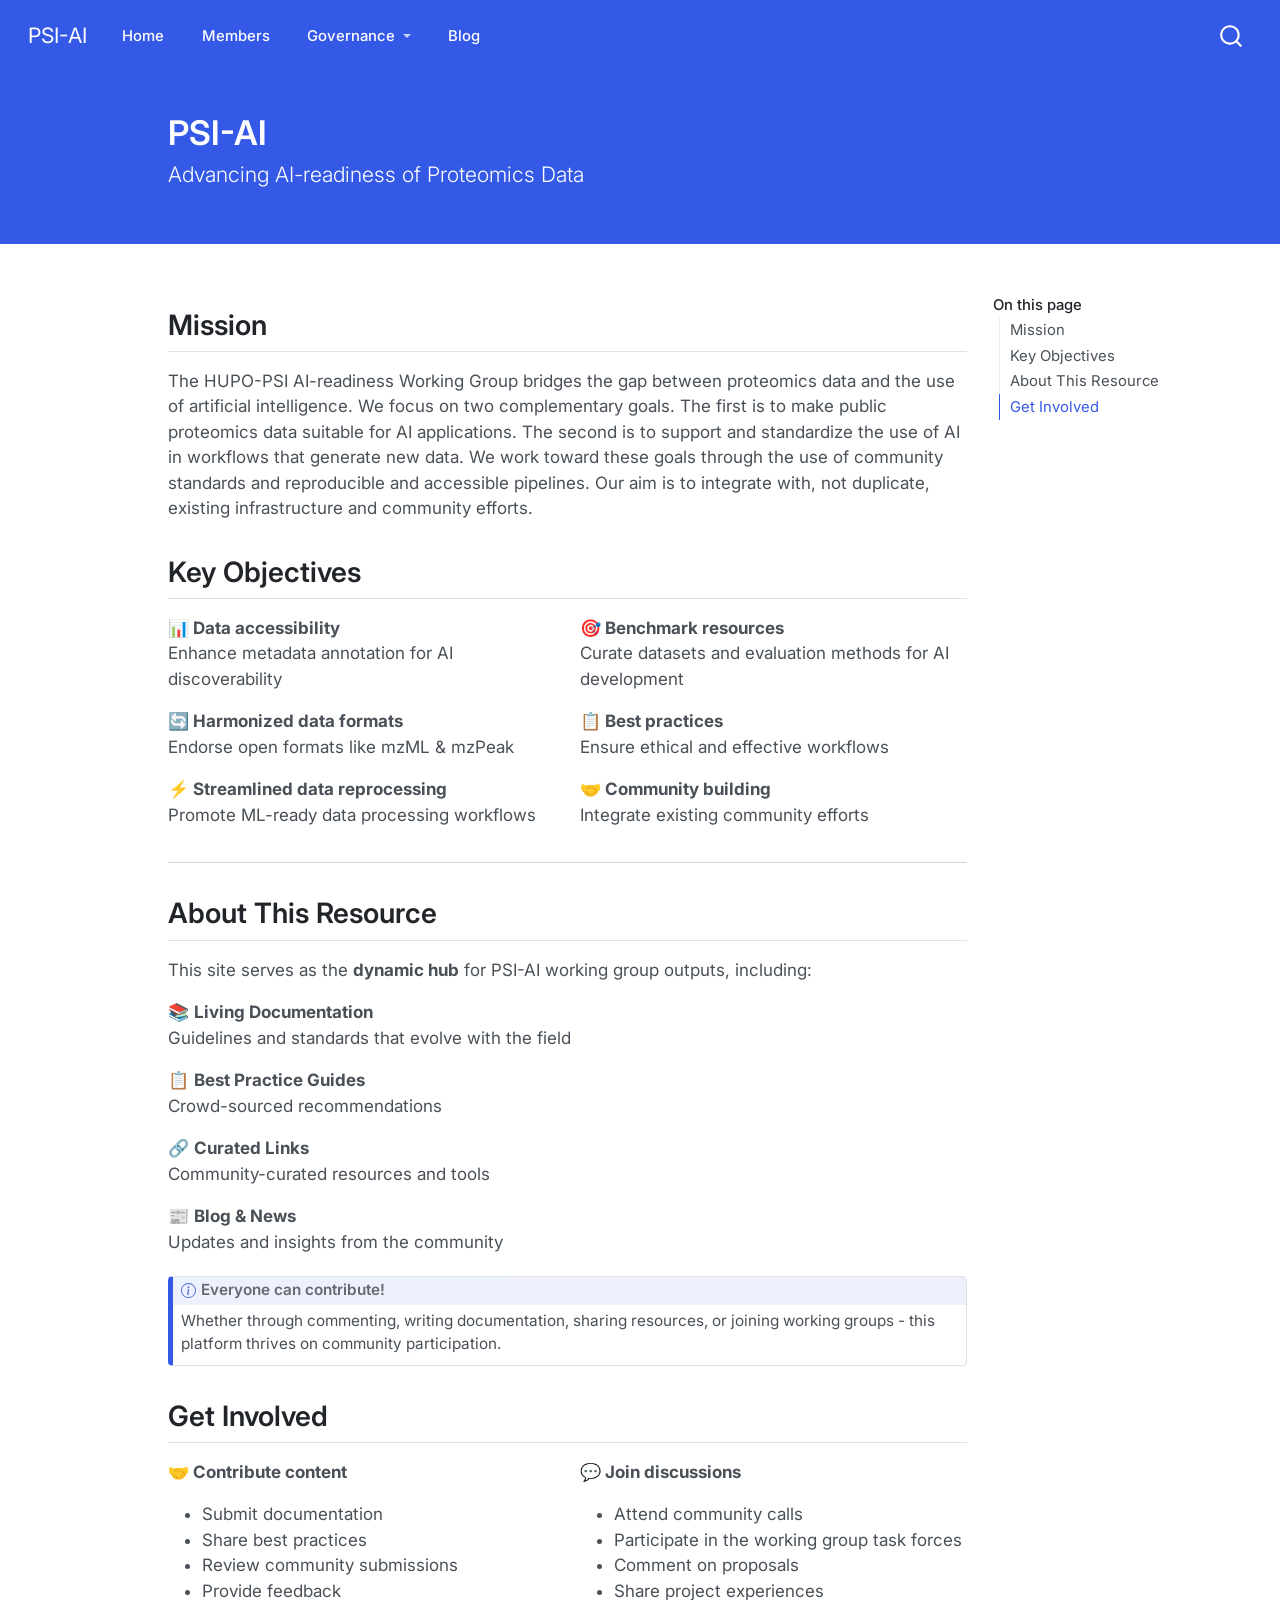
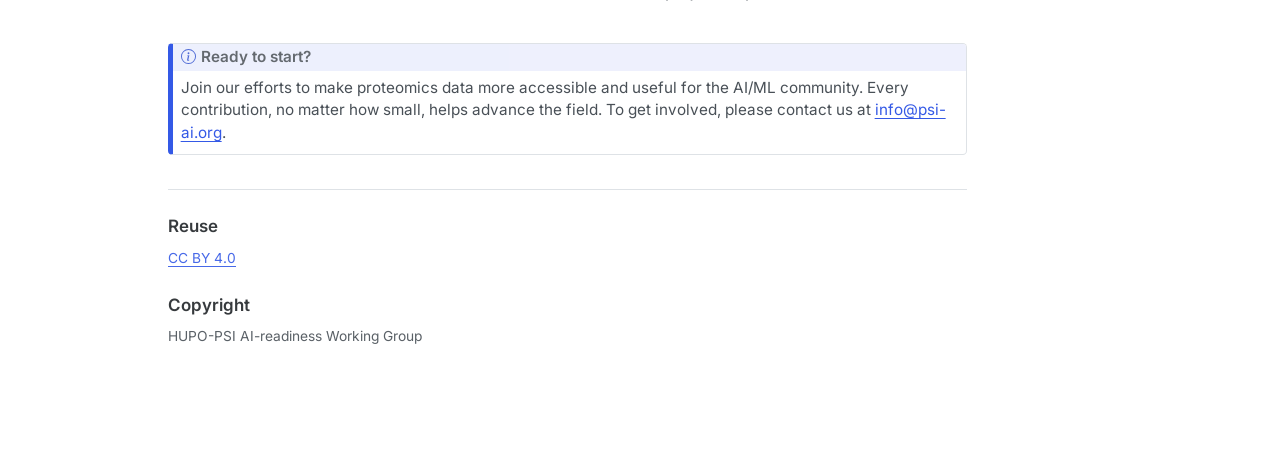
<file: index.html>
<!DOCTYPE html>
<html xmlns="http://www.w3.org/1999/xhtml" lang="en-US" xml:lang="en-US" dir="ltr"><head>

<meta charset="utf-8">
<meta name="generator" content="quarto-1.11.9">

<meta name="viewport" content="width=device-width, initial-scale=1.0, user-scalable=yes">


<title>PSI-AI</title>
<style>
/* Default styles provided by pandoc.
** See https://pandoc.org/MANUAL.html#variables-for-html for config info.
*/
span.smallcaps{font-variant: small-caps;}
div.columns{display: flex; gap: 1.5em;}
div.column{flex: auto;}
@media screen {
div.columns{gap: min(4vw, 1.5em);}
div.column{overflow-x: auto;}
}
div.hanging-indent{margin-left: 1.5em; text-indent: -1.5em;}
ul.task-list{list-style: none;}
ul.task-list li input[type="checkbox"] {
  width: 0.8em;
  margin: 0 0.8em 0.2em -1em; /* quarto-specific, see https://github.com/quarto-dev/quarto-cli/issues/4556 */ 
  vertical-align: middle;
}
</style>


<script src="site_libs/quarto-nav/quarto-nav.js"></script>
<script src="site_libs/quarto-nav/headroom.min.js"></script>
<script src="site_libs/clipboard/clipboard.min.js"></script>
<script src="site_libs/quarto-search/autocomplete.umd.js"></script>
<script src="site_libs/quarto-search/fuse.min.js"></script>
<script src="site_libs/quarto-search/quarto-search.js"></script>
<meta name="quarto:offset" content="./">
<script src="site_libs/quarto-html/quarto.js" type="module"></script>
<script src="site_libs/quarto-html/tabsets/tabsets.js" type="module"></script>
<script src="site_libs/quarto-html/scrollable-regions/scrollable-regions.js" type="module"></script>
<script src="site_libs/quarto-html/popper.min.js"></script>
<script src="site_libs/quarto-html/tippy.umd.min.js"></script>
<script src="site_libs/quarto-html/anchor.min.js"></script>
<link href="site_libs/quarto-html/tippy.css" rel="stylesheet">
<link href="site_libs/quarto-html/quarto-syntax-highlighting-63b5708e65d6cd79cd7618c58d0c21e7.css" rel="stylesheet" id="quarto-text-highlighting-styles">
<script src="site_libs/bootstrap/bootstrap.min.js"></script>
<link href="site_libs/bootstrap/bootstrap-icons.css" rel="stylesheet">
<link href="site_libs/bootstrap/bootstrap-047ef912dbded54fc41bc45e819efc8d.min.css" rel="stylesheet" append-hash="true" id="quarto-bootstrap" data-mode="light">
<script id="quarto-search-options" type="application/json">{
  "location": "navbar",
  "copy-button": false,
  "collapse-after": 3,
  "panel-placement": "end",
  "type": "overlay",
  "limit": 50,
  "keyboard-shortcut": [
    "f",
    "/",
    "s"
  ],
  "show-item-context": false,
  "language": {
    "search-no-results-text": "No results",
    "search-matching-documents-text": "matching documents",
    "search-copy-link-title": "Copy link to search",
    "search-hide-matches-text": "Hide additional matches",
    "search-more-match-text": "more match in this document",
    "search-more-matches-text": "more matches in this document",
    "search-clear-button-title": "Clear",
    "search-text-placeholder": "",
    "search-detached-cancel-button-title": "Cancel",
    "search-submit-button-title": "Submit",
    "search-label": "Search"
  }
}</script>
<style>html{ scroll-behavior: smooth; }</style>
<script defer="" src="https://umami.compomics.com/script.js" data-website-id="16eced73-6978-4fad-ad98-ce3940e1f935"></script>


<link rel="stylesheet" href="styles.css">
<meta property="og:title" content="PSI-AI">
<meta property="og:description" content="Advancing AI-readiness of Proteomics Data">
<meta property="og:site_name" content="PSI-AI">
<meta property="og:locale" content="en_US">
</head>

<body class="nav-fixed quarto-light"><a id="quarto-skip-link" class="visually-hidden-focusable" href="#quarto-document-content">Skip to main content</a>

<div id="quarto-search-results"></div>
  <header id="quarto-header" class="headroom fixed-top quarto-banner">
    <nav class="navbar navbar-expand-lg " data-bs-theme="dark" aria-label="Site">
      <div class="navbar-container container-fluid">
      <div class="navbar-brand-container mx-auto">
    <a class="navbar-brand" href="./index.html">
    <span class="navbar-title">PSI-AI</span>
    </a>
  </div>
          <button class="navbar-toggler" type="button" data-bs-toggle="collapse" data-bs-target="#navbarCollapse" aria-controls="navbarCollapse" aria-expanded="false" aria-label="Toggle navigation" onclick="if (window.quartoToggleHeadroom) { window.quartoToggleHeadroom(); }">
  <span class="navbar-toggler-icon"></span>
</button>
          <div class="collapse navbar-collapse" id="navbarCollapse">
            <ul class="navbar-nav navbar-nav-scroll me-auto">
  <li class="nav-item">
    <a class="nav-link active" href="./index.html" aria-current="page"> 
<span class="menu-text">Home</span></a>
  </li>  
  <li class="nav-item">
    <a class="nav-link" href="./members/index.html"> 
<span class="menu-text">Members</span></a>
  </li>  
  <li class="nav-item dropdown ">
    <a class="nav-link dropdown-toggle" href="#" id="nav-menu-governance" role="link" data-bs-toggle="dropdown" aria-expanded="false">
 <span class="menu-text">Governance</span>
    </a>
    <ul class="dropdown-menu" aria-labelledby="nav-menu-governance">    
        <li>
    <a class="dropdown-item" href="./governance/charter/index.html">
 <span class="dropdown-text">Charter</span></a>
  </li>  
        <li>
    <a class="dropdown-item" href="./governance/code-of-conduct/index.html">
 <span class="dropdown-text">Code of conduct</span></a>
  </li>  
        <li>
    <a class="dropdown-item" href="./governance/decision-making/index.html">
 <span class="dropdown-text">Decision making</span></a>
  </li>  
    </ul>
  </li>
  <li class="nav-item">
    <a class="nav-link" href="./blog/index.html"> 
<span class="menu-text">Blog</span></a>
  </li>  
</ul>
          </div> <!-- /navcollapse -->
            <div class="quarto-navbar-tools">
</div>
            <div id="quarto-search" class="" title="Search"></div>
      </div> <!-- /container-fluid -->
    </nav>
</header>
<!-- content -->
<header id="title-block-header" class="quarto-title-block default page-columns page-full">
  <div class="quarto-title-banner page-columns page-full">
    <div class="quarto-title column-body">
      <h1 class="title">PSI-AI</h1>
            <p class="subtitle lead">Advancing AI-readiness of Proteomics Data</p>
                      </div>
  </div>
    
  
  <div class="quarto-title-meta">

      
    
      
    </div>
    
  
  </header><div id="quarto-content" class="quarto-container page-columns page-rows-contents page-layout-article page-navbar">
<!-- sidebar -->
<!-- margin-sidebar -->
    <div id="quarto-margin-sidebar" class="sidebar margin-sidebar">
        <nav id="TOC" role="doc-toc" aria-labelledby="toc-title" class="toc-active">
    <h2 id="toc-title">On this page</h2>
   
  <ul>
  <li><a href="#mission" id="toc-mission" class="nav-link active" data-scroll-target="#mission">Mission</a></li>
  <li><a href="#key-objectives" id="toc-key-objectives" class="nav-link" data-scroll-target="#key-objectives">Key Objectives</a></li>
  <li><a href="#about-this-resource" id="toc-about-this-resource" class="nav-link" data-scroll-target="#about-this-resource">About This Resource</a></li>
  <li><a href="#get-involved" id="toc-get-involved" class="nav-link" data-scroll-target="#get-involved">Get Involved</a></li>
  </ul>
</nav>
    </div>
<!-- main -->
<main class="content quarto-banner-title-block" id="quarto-document-content" tabindex="-1">





<section id="mission" class="level2">
<h2 class="anchored" data-anchor-id="mission">Mission</h2>
<p>The HUPO-PSI AI-readiness Working Group bridges the gap between proteomics data and the use of artificial intelligence. We focus on two complementary goals. The first is to make public proteomics data suitable for AI applications. The second is to support and standardize the use of AI in workflows that generate new data. We work toward these goals through the use of community standards and reproducible and accessible pipelines. Our aim is to integrate with, not duplicate, existing infrastructure and community efforts.</p>
</section>
<section id="key-objectives" class="level2">
<h2 class="anchored" data-anchor-id="key-objectives">Key Objectives</h2>
<div class="grid">
<div class="g-col-6">
<p><strong>📊 Data accessibility</strong><br> Enhance metadata annotation for AI discoverability</p>
<p><strong>🔄 Harmonized data formats</strong><br> Endorse open formats like mzML &amp; mzPeak</p>
<p><strong>⚡ Streamlined data reprocessing</strong><br> Promote ML-ready data processing workflows</p>
</div>
<div class="g-col-6">
<p><strong>🎯 Benchmark resources</strong><br> Curate datasets and evaluation methods for AI development</p>
<p><strong>📋 Best practices</strong><br> Ensure ethical and effective workflows</p>
<p><strong>🤝 Community building</strong><br> Integrate existing community efforts</p>
</div>
</div>
<hr>
</section>
<section id="about-this-resource" class="level2">
<h2 class="anchored" data-anchor-id="about-this-resource">About This Resource</h2>
<p>This site serves as the <strong>dynamic hub</strong> for PSI-AI working group outputs, including:</p>
<p>📚 <strong>Living Documentation</strong><br> Guidelines and standards that evolve with the field</p>
<p>📋 <strong>Best Practice Guides</strong><br> Crowd-sourced recommendations</p>
<p>🔗 <strong>Curated Links</strong><br> Community-curated resources and tools</p>
<p>📰 <strong>Blog &amp; News</strong><br> Updates and insights from the community</p>
<div class="callout callout-style-default callout-note callout-titled">
<div class="callout-header d-flex align-content-center">
<div class="callout-icon-container">
<i class="callout-icon"></i>
</div>
<div class="callout-title-container flex-fill">
<span class="screen-reader-only">Note</span>Everyone can contribute!
</div>
</div>
<div class="callout-body-container callout-body">
<p>Whether through commenting, writing documentation, sharing resources, or joining working groups - this platform thrives on community participation.</p>
</div>
</div>
</section>
<section id="get-involved" class="level2">
<h2 class="anchored" data-anchor-id="get-involved">Get Involved</h2>
<div class="grid">
<div class="g-col-6">
<p><strong>🤝 Contribute content</strong></p>
<ul>
<li>Submit documentation</li>
<li>Share best practices</li>
<li>Review community submissions</li>
<li>Provide feedback</li>
</ul>
</div>
<div class="g-col-6">
<p><strong>💬 Join discussions</strong></p>
<ul>
<li>Attend community calls</li>
<li>Participate in the working group task forces</li>
<li>Comment on proposals</li>
<li>Share project experiences</li>
</ul>
</div>
</div>
<div class="callout callout-style-default callout-note callout-titled">
<div class="callout-header d-flex align-content-center">
<div class="callout-icon-container">
<i class="callout-icon"></i>
</div>
<div class="callout-title-container flex-fill">
<span class="screen-reader-only">Note</span>Ready to start?
</div>
</div>
<div class="callout-body-container callout-body">
<p>Join our efforts to make proteomics data more accessible and useful for the AI/ML community. Every contribution, no matter how small, helps advance the field. To get involved, please contact us at <script type="text/javascript">
<!--
h='&#112;&#x73;&#x69;&#x2d;&#x61;&#x69;&#46;&#x6f;&#114;&#x67;';a='&#64;';n='&#x69;&#110;&#102;&#x6f;';e=n+a+h;
document.write('<a h'+'ref'+'="ma'+'ilto'+':'+e+'" clas'+'s="em' + 'ail">'+e+'<\/'+'a'+'>');
// -->
</script><noscript>info at psi-ai dot org</noscript>.</p>
</div>
</div>


</section>

<div id="quarto-appendix" class="default"><section class="quarto-appendix-contents" id="quarto-reuse"><h2 class="anchored quarto-appendix-heading">Reuse</h2><div class="quarto-appendix-contents"><div><a rel="license" href="https://creativecommons.org/licenses/by/4.0/deed.en_us">CC BY 4.0</a></div></div></section><section class="quarto-appendix-contents" id="quarto-copyright"><h2 class="anchored quarto-appendix-heading">Copyright</h2><div class="quarto-appendix-contents"><div>HUPO-PSI AI-readiness Working Group</div></div></section></div></main> <!-- /main -->
<script id="quarto-html-after-body" type="application/javascript">
  window.document.addEventListener("DOMContentLoaded", function (event) {
    const icon = "";
    const anchorJS = new window.AnchorJS();
    anchorJS.options = {
      placement: 'right',
      icon: icon
    };
    anchorJS.add('.anchored');
    const isCodeAnnotation = (el) => {
      for (const clz of el.classList) {
        if (clz.startsWith('code-annotation-')) {                     
          return true;
        }
      }
      return false;
    }
    const onCopySuccess = function(e) {
      // button target
      const button = e.trigger;
      // don't keep focus
      button.blur();
      // flash "checked"
      button.classList.add('code-copy-button-checked');
      var currentTitle = button.getAttribute("title");
      button.setAttribute("title", "Copied!");
      let tooltip;
      if (window.bootstrap) {
        button.setAttribute("data-bs-toggle", "tooltip");
        button.setAttribute("data-bs-placement", "left");
        button.setAttribute("data-bs-title", "Copied!");
        tooltip = new bootstrap.Tooltip(button, 
          { trigger: "manual", 
            customClass: "code-copy-button-tooltip",
            offset: [0, -8]});
        tooltip.show();    
      }
      setTimeout(function() {
        if (tooltip) {
          tooltip.hide();
          button.removeAttribute("data-bs-title");
          button.removeAttribute("data-bs-toggle");
          button.removeAttribute("data-bs-placement");
        }
        button.setAttribute("title", currentTitle);
        button.classList.remove('code-copy-button-checked');
      }, 1000);
      // clear code selection
      e.clearSelection();
    }
    const getTextToCopy = function(trigger) {
      const outerScaffold = trigger.parentElement.cloneNode(true);
      const codeEl = outerScaffold.querySelector('code');
      for (const childEl of codeEl.children) {
        if (isCodeAnnotation(childEl)) {
          childEl.remove();
        }
      }
      return codeEl.innerText;
    }
    const clipboard = new window.ClipboardJS('.code-copy-button:not([data-in-quarto-modal])', {
      text: getTextToCopy
    });
    clipboard.on('success', onCopySuccess);
    if (window.document.getElementById('quarto-embedded-source-code-modal')) {
      const clipboardModal = new window.ClipboardJS('.code-copy-button[data-in-quarto-modal]', {
        text: getTextToCopy,
        container: window.document.getElementById('quarto-embedded-source-code-modal')
      });
      clipboardModal.on('success', onCopySuccess);
    }
      var localhostRegex = new RegExp(/^(?:http|https):\/\/localhost\:?[0-9]*\//);
      var mailtoRegex = new RegExp(/^mailto:/);
        var filterRegex = new RegExp("https:\/\/www\.psi-ai\.org");
      const newWindowLabel = "(opens in a new tab)";
      const newWindowNoteId = "quarto-ext-newwindow-label";
      // Links reference one hidden label through aria-describedby, so the
      // announcement never changes their accessible name.
      var describeNewWindow = (link) => {
        if (!window.document.getElementById(newWindowNoteId)) {
          var newWindowNote = window.document.createElement("span");
          newWindowNote.id = newWindowNoteId;
          newWindowNote.hidden = true;
          newWindowNote.textContent = newWindowLabel;
          window.document.body.appendChild(newWindowNote);
        }
        var describedBy = (link.getAttribute("aria-describedby") || "").split(/\s+/).filter(Boolean);
        if (!describedBy.includes(newWindowNoteId)) {
          describedBy.push(newWindowNoteId);
          link.setAttribute("aria-describedby", describedBy.join(" "));
        }
      }
      var isInternal = (href) => {
          return filterRegex.test(href) || localhostRegex.test(href) || mailtoRegex.test(href);
      }
      // Inspect non-navigation links and adorn them if external
      window.quartoDecorateExternalLinks = function (root) {
     var links = (root || window.document).querySelectorAll('a[href]:not(.nav-link):not(.navbar-brand):not(.toc-action):not(.sidebar-link):not(.sidebar-item-toggle):not(.pagination-link):not(.no-external):not([aria-hidden]):not(.dropdown-item):not(.quarto-navigation-tool):not(.about-link)');
      for (var i=0; i<links.length; i++) {
        const link = links[i];
        if (!isInternal(link.href)) {
          // undo the damage that might have been done by quarto-nav.js in the case of
          // links that we want to consider external
          if (link.dataset.originalHref !== undefined) {
            link.href = link.dataset.originalHref;
          }
            // target, if specified
            link.setAttribute("target", "_blank");
            if (link.getAttribute("rel") === null) {
              link.setAttribute("rel", "noopener");
            }
            describeNewWindow(link);
          if (!link.classList.contains('no-external-icon')) {
          }
        }
      }
      };
      window.quartoDecorateExternalLinks(window.document);
    // Esc closes the popup (WCAG 1.4.13) and focus leaving both trigger and
    // popup closes it (WCAG 2.4.11); tippy handles neither for interactive popups.
    const hideOnEscAndFocusOut = {
      name: 'hideOnEscAndFocusOut',
      defaultValue: true,
      fn(instance) {
        const dismiss = () => {
          // A show scheduled by the trigger delay would otherwise reopen it
          instance.clearDelayTimeouts();
          instance.hide();
        };
        const onKeyDown = (event) => {
          if (event.key !== 'Escape') {
            return;
          }
          // Keep Esc from also reaching page handlers (e.g. reveal.js overview),
          // except an open reveal.js slide menu, which Esc should close too.
          // The menu handles keys only when its keyboard option is on.
          const menuHandlesEsc = window.Reveal?.getPlugin?.('menu')?.isOpen() &&
            window.Reveal.getConfig().menu?.keyboard !== false;
          if (!menuHandlesEsc) {
            event.stopPropagation();
          }
          if (instance.popper.contains(window.document.activeElement)) {
            // Disabled while refocusing so the focus trigger does not reopen it
            instance.disable();
            instance.reference.focus();
            instance.enable();
          }
          dismiss();
        };
        const onFocusOut = (event) => {
          const target = event.relatedTarget;
          if (target && !instance.reference.contains(target) &&
              !instance.popper.contains(target)) {
            dismiss();
          }
        };
        // On the trigger too: a click trigger (code-annotations: select) has no
        // blur handling. Attached for the instance's lifetime so leaving the
        // trigger also cancels a show still pending on the trigger delay.
        instance.reference.addEventListener('focusout', onFocusOut);
        return {
          onShow() {
            window.document.addEventListener('keydown', onKeyDown, true);
            instance.popper.addEventListener('focusout', onFocusOut);
          },
          onHide() {
            window.document.removeEventListener('keydown', onKeyDown, true);
            instance.popper.removeEventListener('focusout', onFocusOut);
          },
          onDestroy() {
            instance.reference.removeEventListener('focusout', onFocusOut);
          },
        };
      },
    };
    function tippyHover(el, contentFn, onTriggerFn, onUntriggerFn) {
      const config = {
        allowHTML: true,
        maxWidth: 500,
        delay: 100,
        arrow: false,
        appendTo: function(el) {
            return el.parentElement;
        },
        interactive: true,
        interactiveBorder: 10,
        theme: 'quarto',
        placement: 'bottom-start',
        plugins: [hideOnEscAndFocusOut],
      };
      if (contentFn) {
        config.content = contentFn;
      }
      if (onTriggerFn) {
        config.onTrigger = onTriggerFn;
      }
      if (onUntriggerFn) {
        config.onUntrigger = onUntriggerFn;
      }
      window.tippy(el, config); 
    }
    const noterefs = window.document.querySelectorAll('a[role="doc-noteref"]');
    for (var i=0; i<noterefs.length; i++) {
      const ref = noterefs[i];
      tippyHover(ref, function() {
        // use id or data attribute instead here
        let href = ref.getAttribute('data-footnote-href') || ref.getAttribute('href');
        try { href = new URL(href).hash; } catch {}
        const id = href.replace(/^#\/?/, "");
        const note = window.document.getElementById(id);
        if (note) {
          return note.innerHTML;
        } else {
          return "";
        }
      });
    }
    const xrefs = window.document.querySelectorAll('a.quarto-xref');
    const processXRef = (id, note) => {
      // Strip column container classes
      const stripColumnClz = (el) => {
        el.classList.remove("page-full", "page-columns");
        if (el.children) {
          for (const child of el.children) {
            stripColumnClz(child);
          }
        }
      }
      stripColumnClz(note)
      if (id === null || id.startsWith('sec-')) {
        // Special case sections, only their first couple elements
        const container = document.createElement("div");
        if (note.children && note.children.length > 2) {
          container.appendChild(note.children[0].cloneNode(true));
          for (let i = 1; i < note.children.length; i++) {
            const child = note.children[i];
            if (child.tagName === "P" && child.innerText === "") {
              continue;
            } else {
              container.appendChild(child.cloneNode(true));
              break;
            }
          }
          if (window.Quarto?.typesetMath) {
            window.Quarto.typesetMath(container);
          }
          return container.innerHTML
        } else {
          if (window.Quarto?.typesetMath) {
            window.Quarto.typesetMath(note);
          }
          return note.innerHTML;
        }
      } else {
        // Remove any anchor links if they are present
        const anchorLink = note.querySelector('a.anchorjs-link');
        if (anchorLink) {
          anchorLink.remove();
        }
        if (window.Quarto?.typesetMath) {
          window.Quarto.typesetMath(note);
        }
        if (note.classList.contains("callout")) {
          return note.outerHTML;
        } else {
          return note.innerHTML;
        }
      }
    }
    for (var i=0; i<xrefs.length; i++) {
      const xref = xrefs[i];
      tippyHover(xref, undefined, function(instance) {
        instance.disable();
        let url = xref.getAttribute('href');
        let hash = undefined; 
        if (url.startsWith('#')) {
          hash = url;
        } else {
          try { hash = new URL(url).hash; } catch {}
        }
        if (hash) {
          const id = hash.replace(/^#\/?/, "");
          const note = window.document.getElementById(id);
          if (note !== null) {
            try {
              const html = processXRef(id, note.cloneNode(true));
              instance.setContent(html);
            } finally {
              instance.enable();
              instance.show();
            }
          } else {
            // See if we can fetch this
            fetch(url.split('#')[0])
            .then(res => res.text())
            .then(html => {
              const parser = new DOMParser();
              const htmlDoc = parser.parseFromString(html, "text/html");
              const note = htmlDoc.getElementById(id);
              if (note !== null) {
                const html = processXRef(id, note);
                instance.setContent(html);
              } 
            }).finally(() => {
              instance.enable();
              instance.show();
            });
          }
        } else {
          // See if we can fetch a full url (with no hash to target)
          // This is a special case and we should probably do some content thinning / targeting
          fetch(url)
          .then(res => res.text())
          .then(html => {
            const parser = new DOMParser();
            const htmlDoc = parser.parseFromString(html, "text/html");
            const note = htmlDoc.querySelector('main.content');
            if (note !== null) {
              // This should only happen for chapter cross references
              // (since there is no id in the URL)
              // remove the first header
              if (note.children.length > 0 && note.children[0].tagName === "HEADER") {
                note.children[0].remove();
              }
              const html = processXRef(null, note);
              instance.setContent(html);
            } 
          }).finally(() => {
            instance.enable();
            instance.show();
          });
        }
      }, function(instance) {
      });
    }
        let selectedAnnoteEl;
        const selectorForAnnotation = ( cell, annotation) => {
          let cellAttr = 'data-code-cell="' + cell + '"';
          let lineAttr = 'data-code-annotation="' +  annotation + '"';
          const selector = 'span[' + cellAttr + '][' + lineAttr + ']';
          return selector;
        }
        const selectCodeLines = (annoteEl) => {
          const doc = window.document;
          const targetCell = annoteEl.getAttribute("data-target-cell");
          const targetAnnotation = annoteEl.getAttribute("data-target-annotation");
          const annoteSpan = window.document.querySelector(selectorForAnnotation(targetCell, targetAnnotation));
          const lines = annoteSpan.getAttribute("data-code-lines").split(",");
          const lineIds = lines.map((line) => {
            return targetCell + "-" + line;
          })
          // Each band is positioned against its own containing block, which is
          // not the offsetParent of the lines, so place it from client rects.
          const placeBand = (band, firstEl, lastEl, codeBlock) => {
            const container = band.offsetParent;
            if (container === null) {
              return;
            }
            const containerRect = container.getBoundingClientRect();
            // Reveal.js scales slides with a transform, so convert client
            // pixels back to the CSS pixels of the container.
            const scale = containerRect.height / container.offsetHeight || 1;
            const firstRect = firstEl.getBoundingClientRect();
            const lastRect = lastEl.getBoundingClientRect();
            const top = (firstRect.top - containerRect.top) / scale - container.clientTop + container.scrollTop;
            const height = (lastRect.bottom - firstRect.top) / scale;
            band.style.top = top - 2 + "px";
            band.style.height = height + 4 + "px";
            if (codeBlock) {
              // Without the copy button wrapper, the containing block is wider
              // than the code block, so span the code block explicitly.
              const blockRect = codeBlock.getBoundingClientRect();
              band.style.left = (blockRect.left - containerRect.left) / scale - container.clientLeft + container.scrollLeft + "px";
              band.style.width = blockRect.width / scale + "px";
            }
          };
          if (lineIds.length > 0) {
            const el = window.document.getElementById(lineIds[0]);
            const lastEl = window.document.getElementById(lineIds[lineIds.length - 1]);
            const parent = el.parentElement.parentElement;
            // cook up a div (if necessary) and position it
            let div = window.document.getElementById("code-annotation-line-highlight");
            if (div === null) {
              div = window.document.createElement("div");
              div.setAttribute("id", "code-annotation-line-highlight");
              div.style.position = 'absolute';
              parent.appendChild(div);
            }
            placeBand(div, el, lastEl, parent.closest("div.sourceCode") || parent);
            let gutterDiv = window.document.getElementById("code-annotation-line-highlight-gutter");
            if (gutterDiv === null) {
              gutterDiv = window.document.createElement("div");
              gutterDiv.setAttribute("id", "code-annotation-line-highlight-gutter");
              gutterDiv.style.position = 'absolute';
              const codeCell = window.document.getElementById(targetCell);
              const gutter = codeCell.querySelector('.code-annotation-gutter');
              gutter.appendChild(gutterDiv);
            }
            placeBand(gutterDiv, el, lastEl);
            selectedAnnoteEl = annoteEl;
          }
        };
        const unselectCodeLines = () => {
          const elementsIds = ["code-annotation-line-highlight", "code-annotation-line-highlight-gutter"];
          elementsIds.forEach((elId) => {
            const div = window.document.getElementById(elId);
            if (div) {
              div.remove();
            }
          });
          selectedAnnoteEl = undefined;
        };
          // Handle positioning of the toggle
      window.addEventListener(
        "resize",
        throttle(() => {
          elRect = undefined;
          if (selectedAnnoteEl) {
            selectCodeLines(selectedAnnoteEl);
          }
        }, 10)
      );
      function throttle(fn, ms) {
      let throttle = false;
      let timer;
        return (...args) => {
          if(!throttle) { // first call gets through
              fn.apply(this, args);
              throttle = true;
          } else { // all the others get throttled
              if(timer) clearTimeout(timer); // cancel #2
              timer = setTimeout(() => {
                fn.apply(this, args);
                timer = throttle = false;
              }, ms);
          }
        };
      }
        // Attach click handler to the DT
        const annoteDls = window.document.querySelectorAll('dt[data-target-cell]');
        for (const annoteDlNode of annoteDls) {
          annoteDlNode.addEventListener('click', (event) => {
            const clickedEl = event.target;
            if (clickedEl !== selectedAnnoteEl) {
              unselectCodeLines();
              const activeEl = window.document.querySelector('dt[data-target-cell].code-annotation-active');
              if (activeEl) {
                activeEl.classList.remove('code-annotation-active');
              }
              selectCodeLines(clickedEl);
              clickedEl.classList.add('code-annotation-active');
            } else {
              // Unselect the line
              unselectCodeLines();
              clickedEl.classList.remove('code-annotation-active');
            }
          });
        }
    const findCites = (el) => {
      const parentEl = el.parentElement;
      if (parentEl) {
        const cites = parentEl.dataset.cites;
        if (cites) {
          return {
            el,
            cites: cites.split(' ')
          };
        } else {
          return findCites(el.parentElement)
        }
      } else {
        return undefined;
      }
    };
    var bibliorefs = window.document.querySelectorAll('a[role="doc-biblioref"]');
    for (var i=0; i<bibliorefs.length; i++) {
      const ref = bibliorefs[i];
      const citeInfo = findCites(ref);
      if (citeInfo) {
        tippyHover(citeInfo.el, function() {
          var popup = window.document.createElement('div');
          citeInfo.cites.forEach(function(cite) {
            var citeDiv = window.document.createElement('div');
            citeDiv.classList.add('hanging-indent');
            citeDiv.classList.add('csl-entry');
            var biblioDiv = window.document.getElementById('ref-' + cite);
            if (biblioDiv) {
              citeDiv.innerHTML = biblioDiv.innerHTML;
            }
            popup.appendChild(citeDiv);
          });
          return popup.innerHTML;
        });
      }
    }
  });
  </script>
  <script type="application/javascript">
  window.quartoScrollableRegionsLabels = {"code":"Scrollable code","output":"Scrollable output"};
  </script>
</div> <!-- /content -->




<script src="site_libs/quarto-html/zenscroll-min.js"></script>
</body></html>
</file>
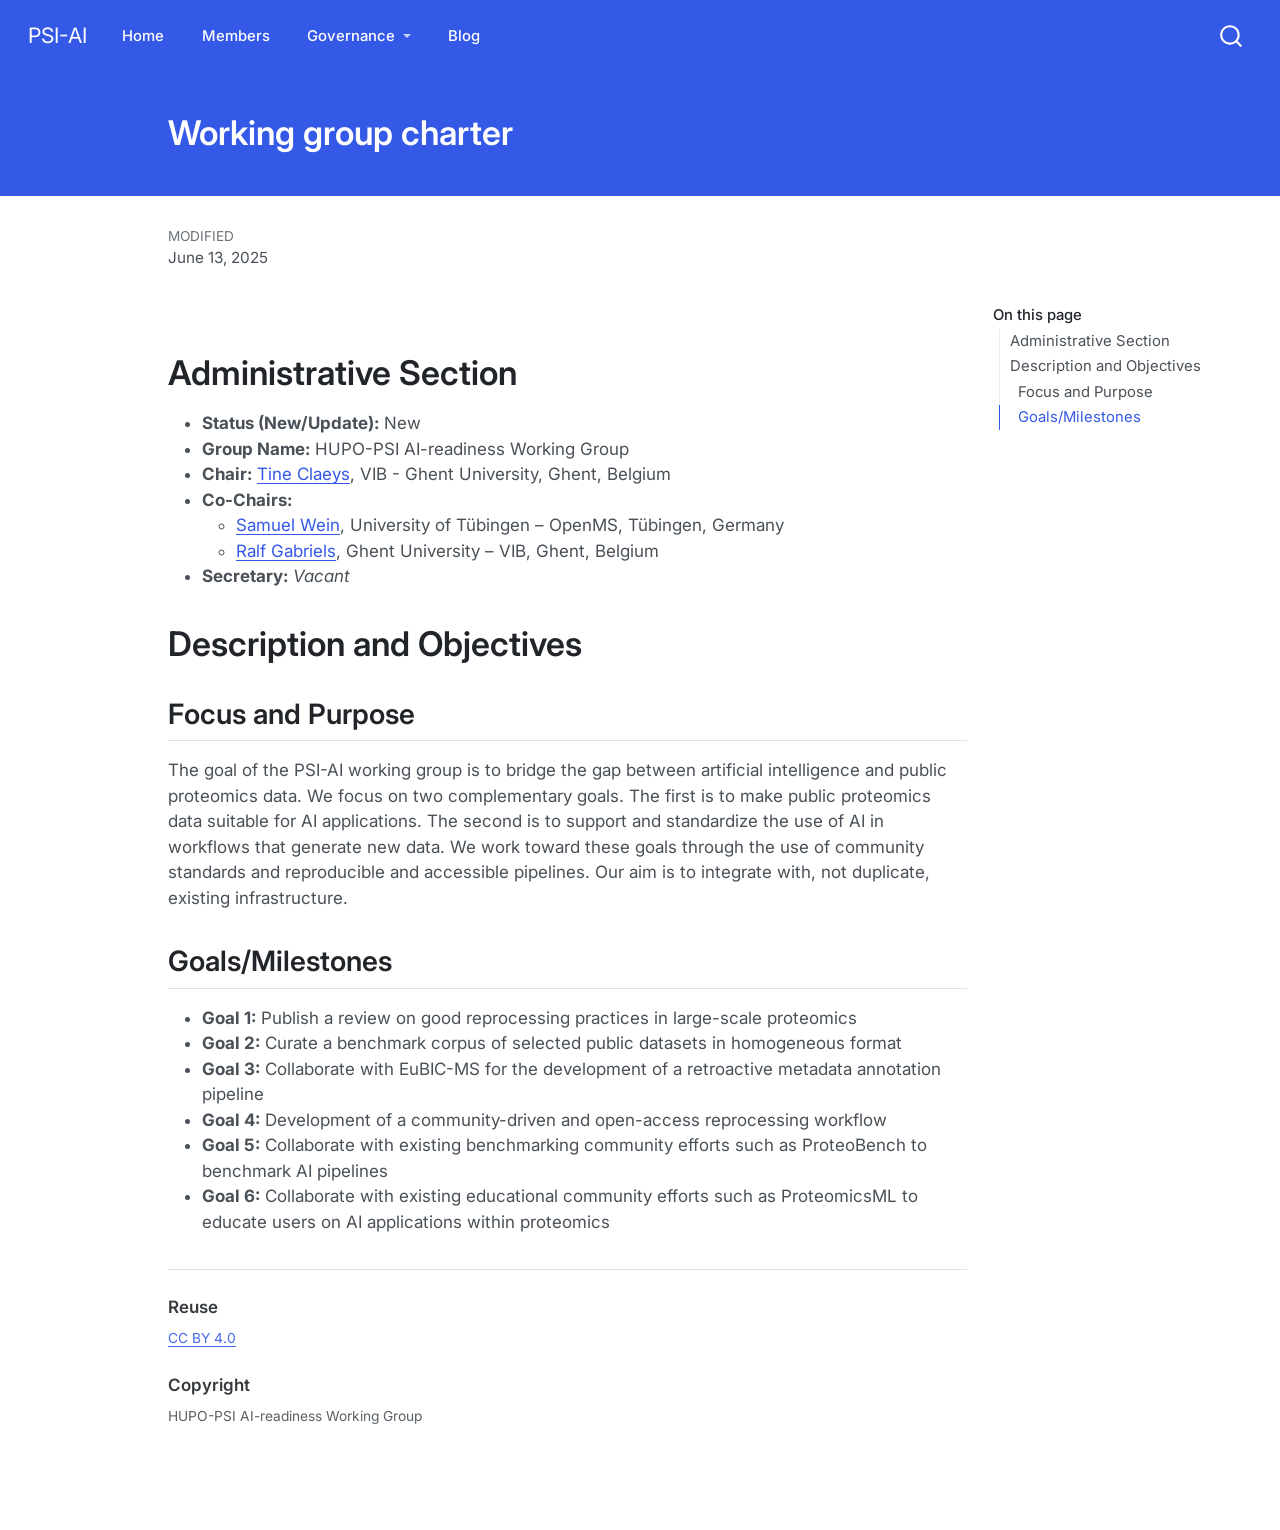
<file: charter/index.html>
<html xmlns="http://www.w3.org/1999/xhtml">
<head>
  <title>Redirect</title>
  <script type="text/javascript">
    var redirects = {"":"../governance/charter/index.html"};
    var hash = window.location.hash.startsWith('#') ? window.location.hash.slice(1) : window.location.hash;
    var redirect = redirects[hash] || redirects[""] || "/";
    window.document.title = 'Redirect to  ' +  redirect;
    if (!redirects[hash]) {
      redirect = redirect + window.location.hash;
    }
    redirect = redirect + window.location.search;
    window.location.replace(redirect);
  </script>
</head>
<body>
</body>
</html>
</file>
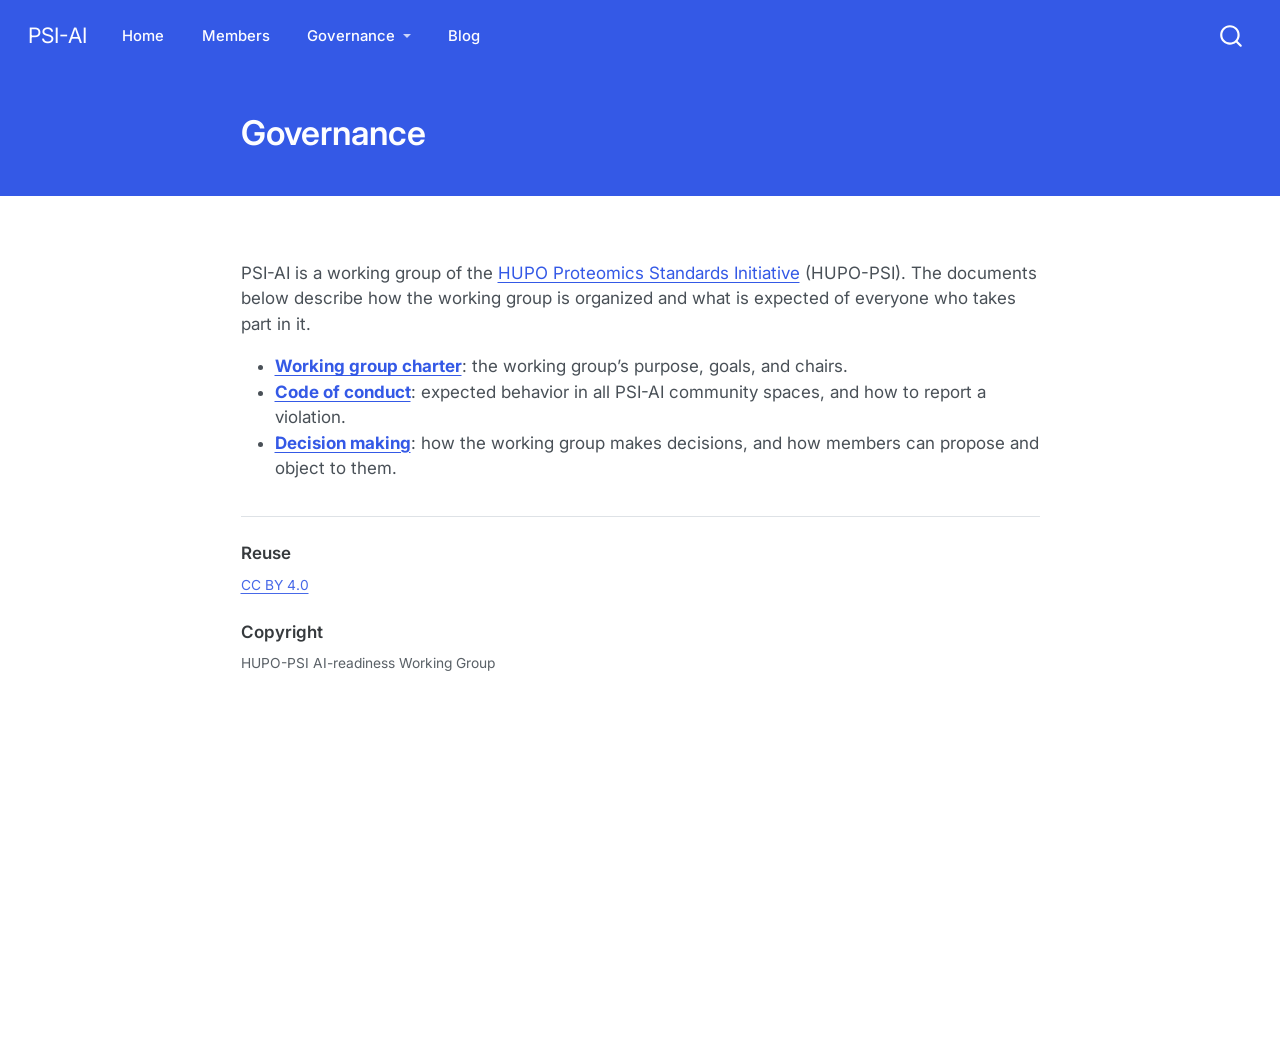
<file: governance/index.html>
<!DOCTYPE html>
<html xmlns="http://www.w3.org/1999/xhtml" lang="en-US" xml:lang="en-US" dir="ltr"><head>

<meta charset="utf-8">
<meta name="generator" content="quarto-1.11.9">

<meta name="viewport" content="width=device-width, initial-scale=1.0, user-scalable=yes">


<title>Governance – PSI-AI</title>
<style>
/* Default styles provided by pandoc.
** See https://pandoc.org/MANUAL.html#variables-for-html for config info.
*/
span.smallcaps{font-variant: small-caps;}
div.columns{display: flex; gap: 1.5em;}
div.column{flex: auto;}
@media screen {
div.columns{gap: min(4vw, 1.5em);}
div.column{overflow-x: auto;}
}
div.hanging-indent{margin-left: 1.5em; text-indent: -1.5em;}
ul.task-list{list-style: none;}
ul.task-list li input[type="checkbox"] {
  width: 0.8em;
  margin: 0 0.8em 0.2em -1em; /* quarto-specific, see https://github.com/quarto-dev/quarto-cli/issues/4556 */ 
  vertical-align: middle;
}
</style>


<script src="../site_libs/quarto-nav/quarto-nav.js"></script>
<script src="../site_libs/quarto-nav/headroom.min.js"></script>
<script src="../site_libs/clipboard/clipboard.min.js"></script>
<script src="../site_libs/quarto-search/autocomplete.umd.js"></script>
<script src="../site_libs/quarto-search/fuse.min.js"></script>
<script src="../site_libs/quarto-search/quarto-search.js"></script>
<meta name="quarto:offset" content="../">
<script src="../site_libs/quarto-html/quarto.js" type="module"></script>
<script src="../site_libs/quarto-html/tabsets/tabsets.js" type="module"></script>
<script src="../site_libs/quarto-html/scrollable-regions/scrollable-regions.js" type="module"></script>
<script src="../site_libs/quarto-html/popper.min.js"></script>
<script src="../site_libs/quarto-html/tippy.umd.min.js"></script>
<script src="../site_libs/quarto-html/anchor.min.js"></script>
<link href="../site_libs/quarto-html/tippy.css" rel="stylesheet">
<link href="../site_libs/quarto-html/quarto-syntax-highlighting-63b5708e65d6cd79cd7618c58d0c21e7.css" rel="stylesheet" id="quarto-text-highlighting-styles">
<script src="../site_libs/bootstrap/bootstrap.min.js"></script>
<link href="../site_libs/bootstrap/bootstrap-icons.css" rel="stylesheet">
<link href="../site_libs/bootstrap/bootstrap-047ef912dbded54fc41bc45e819efc8d.min.css" rel="stylesheet" append-hash="true" id="quarto-bootstrap" data-mode="light">
<script id="quarto-search-options" type="application/json">{
  "location": "navbar",
  "copy-button": false,
  "collapse-after": 3,
  "panel-placement": "end",
  "type": "overlay",
  "limit": 50,
  "keyboard-shortcut": [
    "f",
    "/",
    "s"
  ],
  "show-item-context": false,
  "language": {
    "search-no-results-text": "No results",
    "search-matching-documents-text": "matching documents",
    "search-copy-link-title": "Copy link to search",
    "search-hide-matches-text": "Hide additional matches",
    "search-more-match-text": "more match in this document",
    "search-more-matches-text": "more matches in this document",
    "search-clear-button-title": "Clear",
    "search-text-placeholder": "",
    "search-detached-cancel-button-title": "Cancel",
    "search-submit-button-title": "Submit",
    "search-label": "Search"
  }
}</script>
<style>html{ scroll-behavior: smooth; }</style>
<script defer="" src="https://umami.compomics.com/script.js" data-website-id="16eced73-6978-4fad-ad98-ce3940e1f935"></script>


<link rel="stylesheet" href="../styles.css">
<meta property="og:title" content="Governance – PSI-AI">
<meta property="og:description" content="HUPO-PSI AI-readiness Working Group">
<meta property="og:site_name" content="PSI-AI">
<meta property="og:locale" content="en_US">
</head>

<body class="nav-fixed fullcontent quarto-light"><a id="quarto-skip-link" class="visually-hidden-focusable" href="#quarto-document-content">Skip to main content</a>

<div id="quarto-search-results"></div>
  <header id="quarto-header" class="headroom fixed-top quarto-banner">
    <nav class="navbar navbar-expand-lg " data-bs-theme="dark" aria-label="Site">
      <div class="navbar-container container-fluid">
      <div class="navbar-brand-container mx-auto">
    <a class="navbar-brand" href="../index.html">
    <span class="navbar-title">PSI-AI</span>
    </a>
  </div>
          <button class="navbar-toggler" type="button" data-bs-toggle="collapse" data-bs-target="#navbarCollapse" aria-controls="navbarCollapse" aria-expanded="false" aria-label="Toggle navigation" onclick="if (window.quartoToggleHeadroom) { window.quartoToggleHeadroom(); }">
  <span class="navbar-toggler-icon"></span>
</button>
          <div class="collapse navbar-collapse" id="navbarCollapse">
            <ul class="navbar-nav navbar-nav-scroll me-auto">
  <li class="nav-item">
    <a class="nav-link" href="../index.html"> 
<span class="menu-text">Home</span></a>
  </li>  
  <li class="nav-item">
    <a class="nav-link" href="../members/index.html"> 
<span class="menu-text">Members</span></a>
  </li>  
  <li class="nav-item dropdown ">
    <a class="nav-link dropdown-toggle" href="#" id="nav-menu-governance" role="link" data-bs-toggle="dropdown" aria-expanded="false">
 <span class="menu-text">Governance</span>
    </a>
    <ul class="dropdown-menu" aria-labelledby="nav-menu-governance">    
        <li>
    <a class="dropdown-item" href="../governance/charter/index.html">
 <span class="dropdown-text">Charter</span></a>
  </li>  
        <li>
    <a class="dropdown-item" href="../governance/code-of-conduct/index.html">
 <span class="dropdown-text">Code of conduct</span></a>
  </li>  
        <li>
    <a class="dropdown-item" href="../governance/decision-making/index.html">
 <span class="dropdown-text">Decision making</span></a>
  </li>  
    </ul>
  </li>
  <li class="nav-item">
    <a class="nav-link" href="../blog/index.html"> 
<span class="menu-text">Blog</span></a>
  </li>  
</ul>
          </div> <!-- /navcollapse -->
            <div class="quarto-navbar-tools">
</div>
            <div id="quarto-search" class="" title="Search"></div>
      </div> <!-- /container-fluid -->
    </nav>
</header>
<!-- content -->
<header id="title-block-header" class="quarto-title-block default page-columns page-full">
  <div class="quarto-title-banner page-columns page-full">
    <div class="quarto-title column-body">
      <h1 class="title">Governance</h1>
                      </div>
  </div>
    
  
  <div class="quarto-title-meta">

      
    
      
    </div>
    
  
  </header><div id="quarto-content" class="quarto-container page-columns page-rows-contents page-layout-article page-navbar">
<!-- sidebar -->
<!-- margin-sidebar -->
    
<!-- main -->
<main class="content quarto-banner-title-block" id="quarto-document-content" tabindex="-1">





<p>PSI-AI is a working group of the <a href="https://www.psidev.info">HUPO Proteomics Standards Initiative</a> (HUPO-PSI). The documents below describe how the working group is organized and what is expected of everyone who takes part in it.</p>
<ul>
<li><a href="../governance/charter/index.html"><strong>Working group charter</strong></a>: the working group’s purpose, goals, and chairs.</li>
<li><a href="../governance/code-of-conduct/index.html"><strong>Code of conduct</strong></a>: expected behavior in all PSI-AI community spaces, and how to report a violation.</li>
<li><a href="../governance/decision-making/index.html"><strong>Decision making</strong></a>: how the working group makes decisions, and how members can propose and object to them.</li>
</ul>



<div id="quarto-appendix" class="default"><section class="quarto-appendix-contents" id="quarto-reuse"><h2 class="anchored quarto-appendix-heading">Reuse</h2><div class="quarto-appendix-contents"><div><a rel="license" href="https://creativecommons.org/licenses/by/4.0/deed.en_us">CC BY 4.0</a></div></div></section><section class="quarto-appendix-contents" id="quarto-copyright"><h2 class="anchored quarto-appendix-heading">Copyright</h2><div class="quarto-appendix-contents"><div>HUPO-PSI AI-readiness Working Group</div></div></section></div></main> <!-- /main -->
<script id="quarto-html-after-body" type="application/javascript">
  window.document.addEventListener("DOMContentLoaded", function (event) {
    const icon = "";
    const anchorJS = new window.AnchorJS();
    anchorJS.options = {
      placement: 'right',
      icon: icon
    };
    anchorJS.add('.anchored');
    const isCodeAnnotation = (el) => {
      for (const clz of el.classList) {
        if (clz.startsWith('code-annotation-')) {                     
          return true;
        }
      }
      return false;
    }
    const onCopySuccess = function(e) {
      // button target
      const button = e.trigger;
      // don't keep focus
      button.blur();
      // flash "checked"
      button.classList.add('code-copy-button-checked');
      var currentTitle = button.getAttribute("title");
      button.setAttribute("title", "Copied!");
      let tooltip;
      if (window.bootstrap) {
        button.setAttribute("data-bs-toggle", "tooltip");
        button.setAttribute("data-bs-placement", "left");
        button.setAttribute("data-bs-title", "Copied!");
        tooltip = new bootstrap.Tooltip(button, 
          { trigger: "manual", 
            customClass: "code-copy-button-tooltip",
            offset: [0, -8]});
        tooltip.show();    
      }
      setTimeout(function() {
        if (tooltip) {
          tooltip.hide();
          button.removeAttribute("data-bs-title");
          button.removeAttribute("data-bs-toggle");
          button.removeAttribute("data-bs-placement");
        }
        button.setAttribute("title", currentTitle);
        button.classList.remove('code-copy-button-checked');
      }, 1000);
      // clear code selection
      e.clearSelection();
    }
    const getTextToCopy = function(trigger) {
      const outerScaffold = trigger.parentElement.cloneNode(true);
      const codeEl = outerScaffold.querySelector('code');
      for (const childEl of codeEl.children) {
        if (isCodeAnnotation(childEl)) {
          childEl.remove();
        }
      }
      return codeEl.innerText;
    }
    const clipboard = new window.ClipboardJS('.code-copy-button:not([data-in-quarto-modal])', {
      text: getTextToCopy
    });
    clipboard.on('success', onCopySuccess);
    if (window.document.getElementById('quarto-embedded-source-code-modal')) {
      const clipboardModal = new window.ClipboardJS('.code-copy-button[data-in-quarto-modal]', {
        text: getTextToCopy,
        container: window.document.getElementById('quarto-embedded-source-code-modal')
      });
      clipboardModal.on('success', onCopySuccess);
    }
      var localhostRegex = new RegExp(/^(?:http|https):\/\/localhost\:?[0-9]*\//);
      var mailtoRegex = new RegExp(/^mailto:/);
        var filterRegex = new RegExp("https:\/\/www\.psi-ai\.org");
      const newWindowLabel = "(opens in a new tab)";
      const newWindowNoteId = "quarto-ext-newwindow-label";
      // Links reference one hidden label through aria-describedby, so the
      // announcement never changes their accessible name.
      var describeNewWindow = (link) => {
        if (!window.document.getElementById(newWindowNoteId)) {
          var newWindowNote = window.document.createElement("span");
          newWindowNote.id = newWindowNoteId;
          newWindowNote.hidden = true;
          newWindowNote.textContent = newWindowLabel;
          window.document.body.appendChild(newWindowNote);
        }
        var describedBy = (link.getAttribute("aria-describedby") || "").split(/\s+/).filter(Boolean);
        if (!describedBy.includes(newWindowNoteId)) {
          describedBy.push(newWindowNoteId);
          link.setAttribute("aria-describedby", describedBy.join(" "));
        }
      }
      var isInternal = (href) => {
          return filterRegex.test(href) || localhostRegex.test(href) || mailtoRegex.test(href);
      }
      // Inspect non-navigation links and adorn them if external
      window.quartoDecorateExternalLinks = function (root) {
     var links = (root || window.document).querySelectorAll('a[href]:not(.nav-link):not(.navbar-brand):not(.toc-action):not(.sidebar-link):not(.sidebar-item-toggle):not(.pagination-link):not(.no-external):not([aria-hidden]):not(.dropdown-item):not(.quarto-navigation-tool):not(.about-link)');
      for (var i=0; i<links.length; i++) {
        const link = links[i];
        if (!isInternal(link.href)) {
          // undo the damage that might have been done by quarto-nav.js in the case of
          // links that we want to consider external
          if (link.dataset.originalHref !== undefined) {
            link.href = link.dataset.originalHref;
          }
            // target, if specified
            link.setAttribute("target", "_blank");
            if (link.getAttribute("rel") === null) {
              link.setAttribute("rel", "noopener");
            }
            describeNewWindow(link);
          if (!link.classList.contains('no-external-icon')) {
          }
        }
      }
      };
      window.quartoDecorateExternalLinks(window.document);
    // Esc closes the popup (WCAG 1.4.13) and focus leaving both trigger and
    // popup closes it (WCAG 2.4.11); tippy handles neither for interactive popups.
    const hideOnEscAndFocusOut = {
      name: 'hideOnEscAndFocusOut',
      defaultValue: true,
      fn(instance) {
        const dismiss = () => {
          // A show scheduled by the trigger delay would otherwise reopen it
          instance.clearDelayTimeouts();
          instance.hide();
        };
        const onKeyDown = (event) => {
          if (event.key !== 'Escape') {
            return;
          }
          // Keep Esc from also reaching page handlers (e.g. reveal.js overview),
          // except an open reveal.js slide menu, which Esc should close too.
          // The menu handles keys only when its keyboard option is on.
          const menuHandlesEsc = window.Reveal?.getPlugin?.('menu')?.isOpen() &&
            window.Reveal.getConfig().menu?.keyboard !== false;
          if (!menuHandlesEsc) {
            event.stopPropagation();
          }
          if (instance.popper.contains(window.document.activeElement)) {
            // Disabled while refocusing so the focus trigger does not reopen it
            instance.disable();
            instance.reference.focus();
            instance.enable();
          }
          dismiss();
        };
        const onFocusOut = (event) => {
          const target = event.relatedTarget;
          if (target && !instance.reference.contains(target) &&
              !instance.popper.contains(target)) {
            dismiss();
          }
        };
        // On the trigger too: a click trigger (code-annotations: select) has no
        // blur handling. Attached for the instance's lifetime so leaving the
        // trigger also cancels a show still pending on the trigger delay.
        instance.reference.addEventListener('focusout', onFocusOut);
        return {
          onShow() {
            window.document.addEventListener('keydown', onKeyDown, true);
            instance.popper.addEventListener('focusout', onFocusOut);
          },
          onHide() {
            window.document.removeEventListener('keydown', onKeyDown, true);
            instance.popper.removeEventListener('focusout', onFocusOut);
          },
          onDestroy() {
            instance.reference.removeEventListener('focusout', onFocusOut);
          },
        };
      },
    };
    function tippyHover(el, contentFn, onTriggerFn, onUntriggerFn) {
      const config = {
        allowHTML: true,
        maxWidth: 500,
        delay: 100,
        arrow: false,
        appendTo: function(el) {
            return el.parentElement;
        },
        interactive: true,
        interactiveBorder: 10,
        theme: 'quarto',
        placement: 'bottom-start',
        plugins: [hideOnEscAndFocusOut],
      };
      if (contentFn) {
        config.content = contentFn;
      }
      if (onTriggerFn) {
        config.onTrigger = onTriggerFn;
      }
      if (onUntriggerFn) {
        config.onUntrigger = onUntriggerFn;
      }
      window.tippy(el, config); 
    }
    const noterefs = window.document.querySelectorAll('a[role="doc-noteref"]');
    for (var i=0; i<noterefs.length; i++) {
      const ref = noterefs[i];
      tippyHover(ref, function() {
        // use id or data attribute instead here
        let href = ref.getAttribute('data-footnote-href') || ref.getAttribute('href');
        try { href = new URL(href).hash; } catch {}
        const id = href.replace(/^#\/?/, "");
        const note = window.document.getElementById(id);
        if (note) {
          return note.innerHTML;
        } else {
          return "";
        }
      });
    }
    const xrefs = window.document.querySelectorAll('a.quarto-xref');
    const processXRef = (id, note) => {
      // Strip column container classes
      const stripColumnClz = (el) => {
        el.classList.remove("page-full", "page-columns");
        if (el.children) {
          for (const child of el.children) {
            stripColumnClz(child);
          }
        }
      }
      stripColumnClz(note)
      if (id === null || id.startsWith('sec-')) {
        // Special case sections, only their first couple elements
        const container = document.createElement("div");
        if (note.children && note.children.length > 2) {
          container.appendChild(note.children[0].cloneNode(true));
          for (let i = 1; i < note.children.length; i++) {
            const child = note.children[i];
            if (child.tagName === "P" && child.innerText === "") {
              continue;
            } else {
              container.appendChild(child.cloneNode(true));
              break;
            }
          }
          if (window.Quarto?.typesetMath) {
            window.Quarto.typesetMath(container);
          }
          return container.innerHTML
        } else {
          if (window.Quarto?.typesetMath) {
            window.Quarto.typesetMath(note);
          }
          return note.innerHTML;
        }
      } else {
        // Remove any anchor links if they are present
        const anchorLink = note.querySelector('a.anchorjs-link');
        if (anchorLink) {
          anchorLink.remove();
        }
        if (window.Quarto?.typesetMath) {
          window.Quarto.typesetMath(note);
        }
        if (note.classList.contains("callout")) {
          return note.outerHTML;
        } else {
          return note.innerHTML;
        }
      }
    }
    for (var i=0; i<xrefs.length; i++) {
      const xref = xrefs[i];
      tippyHover(xref, undefined, function(instance) {
        instance.disable();
        let url = xref.getAttribute('href');
        let hash = undefined; 
        if (url.startsWith('#')) {
          hash = url;
        } else {
          try { hash = new URL(url).hash; } catch {}
        }
        if (hash) {
          const id = hash.replace(/^#\/?/, "");
          const note = window.document.getElementById(id);
          if (note !== null) {
            try {
              const html = processXRef(id, note.cloneNode(true));
              instance.setContent(html);
            } finally {
              instance.enable();
              instance.show();
            }
          } else {
            // See if we can fetch this
            fetch(url.split('#')[0])
            .then(res => res.text())
            .then(html => {
              const parser = new DOMParser();
              const htmlDoc = parser.parseFromString(html, "text/html");
              const note = htmlDoc.getElementById(id);
              if (note !== null) {
                const html = processXRef(id, note);
                instance.setContent(html);
              } 
            }).finally(() => {
              instance.enable();
              instance.show();
            });
          }
        } else {
          // See if we can fetch a full url (with no hash to target)
          // This is a special case and we should probably do some content thinning / targeting
          fetch(url)
          .then(res => res.text())
          .then(html => {
            const parser = new DOMParser();
            const htmlDoc = parser.parseFromString(html, "text/html");
            const note = htmlDoc.querySelector('main.content');
            if (note !== null) {
              // This should only happen for chapter cross references
              // (since there is no id in the URL)
              // remove the first header
              if (note.children.length > 0 && note.children[0].tagName === "HEADER") {
                note.children[0].remove();
              }
              const html = processXRef(null, note);
              instance.setContent(html);
            } 
          }).finally(() => {
            instance.enable();
            instance.show();
          });
        }
      }, function(instance) {
      });
    }
        let selectedAnnoteEl;
        const selectorForAnnotation = ( cell, annotation) => {
          let cellAttr = 'data-code-cell="' + cell + '"';
          let lineAttr = 'data-code-annotation="' +  annotation + '"';
          const selector = 'span[' + cellAttr + '][' + lineAttr + ']';
          return selector;
        }
        const selectCodeLines = (annoteEl) => {
          const doc = window.document;
          const targetCell = annoteEl.getAttribute("data-target-cell");
          const targetAnnotation = annoteEl.getAttribute("data-target-annotation");
          const annoteSpan = window.document.querySelector(selectorForAnnotation(targetCell, targetAnnotation));
          const lines = annoteSpan.getAttribute("data-code-lines").split(",");
          const lineIds = lines.map((line) => {
            return targetCell + "-" + line;
          })
          // Each band is positioned against its own containing block, which is
          // not the offsetParent of the lines, so place it from client rects.
          const placeBand = (band, firstEl, lastEl, codeBlock) => {
            const container = band.offsetParent;
            if (container === null) {
              return;
            }
            const containerRect = container.getBoundingClientRect();
            // Reveal.js scales slides with a transform, so convert client
            // pixels back to the CSS pixels of the container.
            const scale = containerRect.height / container.offsetHeight || 1;
            const firstRect = firstEl.getBoundingClientRect();
            const lastRect = lastEl.getBoundingClientRect();
            const top = (firstRect.top - containerRect.top) / scale - container.clientTop + container.scrollTop;
            const height = (lastRect.bottom - firstRect.top) / scale;
            band.style.top = top - 2 + "px";
            band.style.height = height + 4 + "px";
            if (codeBlock) {
              // Without the copy button wrapper, the containing block is wider
              // than the code block, so span the code block explicitly.
              const blockRect = codeBlock.getBoundingClientRect();
              band.style.left = (blockRect.left - containerRect.left) / scale - container.clientLeft + container.scrollLeft + "px";
              band.style.width = blockRect.width / scale + "px";
            }
          };
          if (lineIds.length > 0) {
            const el = window.document.getElementById(lineIds[0]);
            const lastEl = window.document.getElementById(lineIds[lineIds.length - 1]);
            const parent = el.parentElement.parentElement;
            // cook up a div (if necessary) and position it
            let div = window.document.getElementById("code-annotation-line-highlight");
            if (div === null) {
              div = window.document.createElement("div");
              div.setAttribute("id", "code-annotation-line-highlight");
              div.style.position = 'absolute';
              parent.appendChild(div);
            }
            placeBand(div, el, lastEl, parent.closest("div.sourceCode") || parent);
            let gutterDiv = window.document.getElementById("code-annotation-line-highlight-gutter");
            if (gutterDiv === null) {
              gutterDiv = window.document.createElement("div");
              gutterDiv.setAttribute("id", "code-annotation-line-highlight-gutter");
              gutterDiv.style.position = 'absolute';
              const codeCell = window.document.getElementById(targetCell);
              const gutter = codeCell.querySelector('.code-annotation-gutter');
              gutter.appendChild(gutterDiv);
            }
            placeBand(gutterDiv, el, lastEl);
            selectedAnnoteEl = annoteEl;
          }
        };
        const unselectCodeLines = () => {
          const elementsIds = ["code-annotation-line-highlight", "code-annotation-line-highlight-gutter"];
          elementsIds.forEach((elId) => {
            const div = window.document.getElementById(elId);
            if (div) {
              div.remove();
            }
          });
          selectedAnnoteEl = undefined;
        };
          // Handle positioning of the toggle
      window.addEventListener(
        "resize",
        throttle(() => {
          elRect = undefined;
          if (selectedAnnoteEl) {
            selectCodeLines(selectedAnnoteEl);
          }
        }, 10)
      );
      function throttle(fn, ms) {
      let throttle = false;
      let timer;
        return (...args) => {
          if(!throttle) { // first call gets through
              fn.apply(this, args);
              throttle = true;
          } else { // all the others get throttled
              if(timer) clearTimeout(timer); // cancel #2
              timer = setTimeout(() => {
                fn.apply(this, args);
                timer = throttle = false;
              }, ms);
          }
        };
      }
        // Attach click handler to the DT
        const annoteDls = window.document.querySelectorAll('dt[data-target-cell]');
        for (const annoteDlNode of annoteDls) {
          annoteDlNode.addEventListener('click', (event) => {
            const clickedEl = event.target;
            if (clickedEl !== selectedAnnoteEl) {
              unselectCodeLines();
              const activeEl = window.document.querySelector('dt[data-target-cell].code-annotation-active');
              if (activeEl) {
                activeEl.classList.remove('code-annotation-active');
              }
              selectCodeLines(clickedEl);
              clickedEl.classList.add('code-annotation-active');
            } else {
              // Unselect the line
              unselectCodeLines();
              clickedEl.classList.remove('code-annotation-active');
            }
          });
        }
    const findCites = (el) => {
      const parentEl = el.parentElement;
      if (parentEl) {
        const cites = parentEl.dataset.cites;
        if (cites) {
          return {
            el,
            cites: cites.split(' ')
          };
        } else {
          return findCites(el.parentElement)
        }
      } else {
        return undefined;
      }
    };
    var bibliorefs = window.document.querySelectorAll('a[role="doc-biblioref"]');
    for (var i=0; i<bibliorefs.length; i++) {
      const ref = bibliorefs[i];
      const citeInfo = findCites(ref);
      if (citeInfo) {
        tippyHover(citeInfo.el, function() {
          var popup = window.document.createElement('div');
          citeInfo.cites.forEach(function(cite) {
            var citeDiv = window.document.createElement('div');
            citeDiv.classList.add('hanging-indent');
            citeDiv.classList.add('csl-entry');
            var biblioDiv = window.document.getElementById('ref-' + cite);
            if (biblioDiv) {
              citeDiv.innerHTML = biblioDiv.innerHTML;
            }
            popup.appendChild(citeDiv);
          });
          return popup.innerHTML;
        });
      }
    }
  });
  </script>
  <script type="application/javascript">
  window.quartoScrollableRegionsLabels = {"code":"Scrollable code","output":"Scrollable output"};
  </script>
</div> <!-- /content -->




<script src="../site_libs/quarto-html/zenscroll-min.js"></script>
</body></html>
</file>
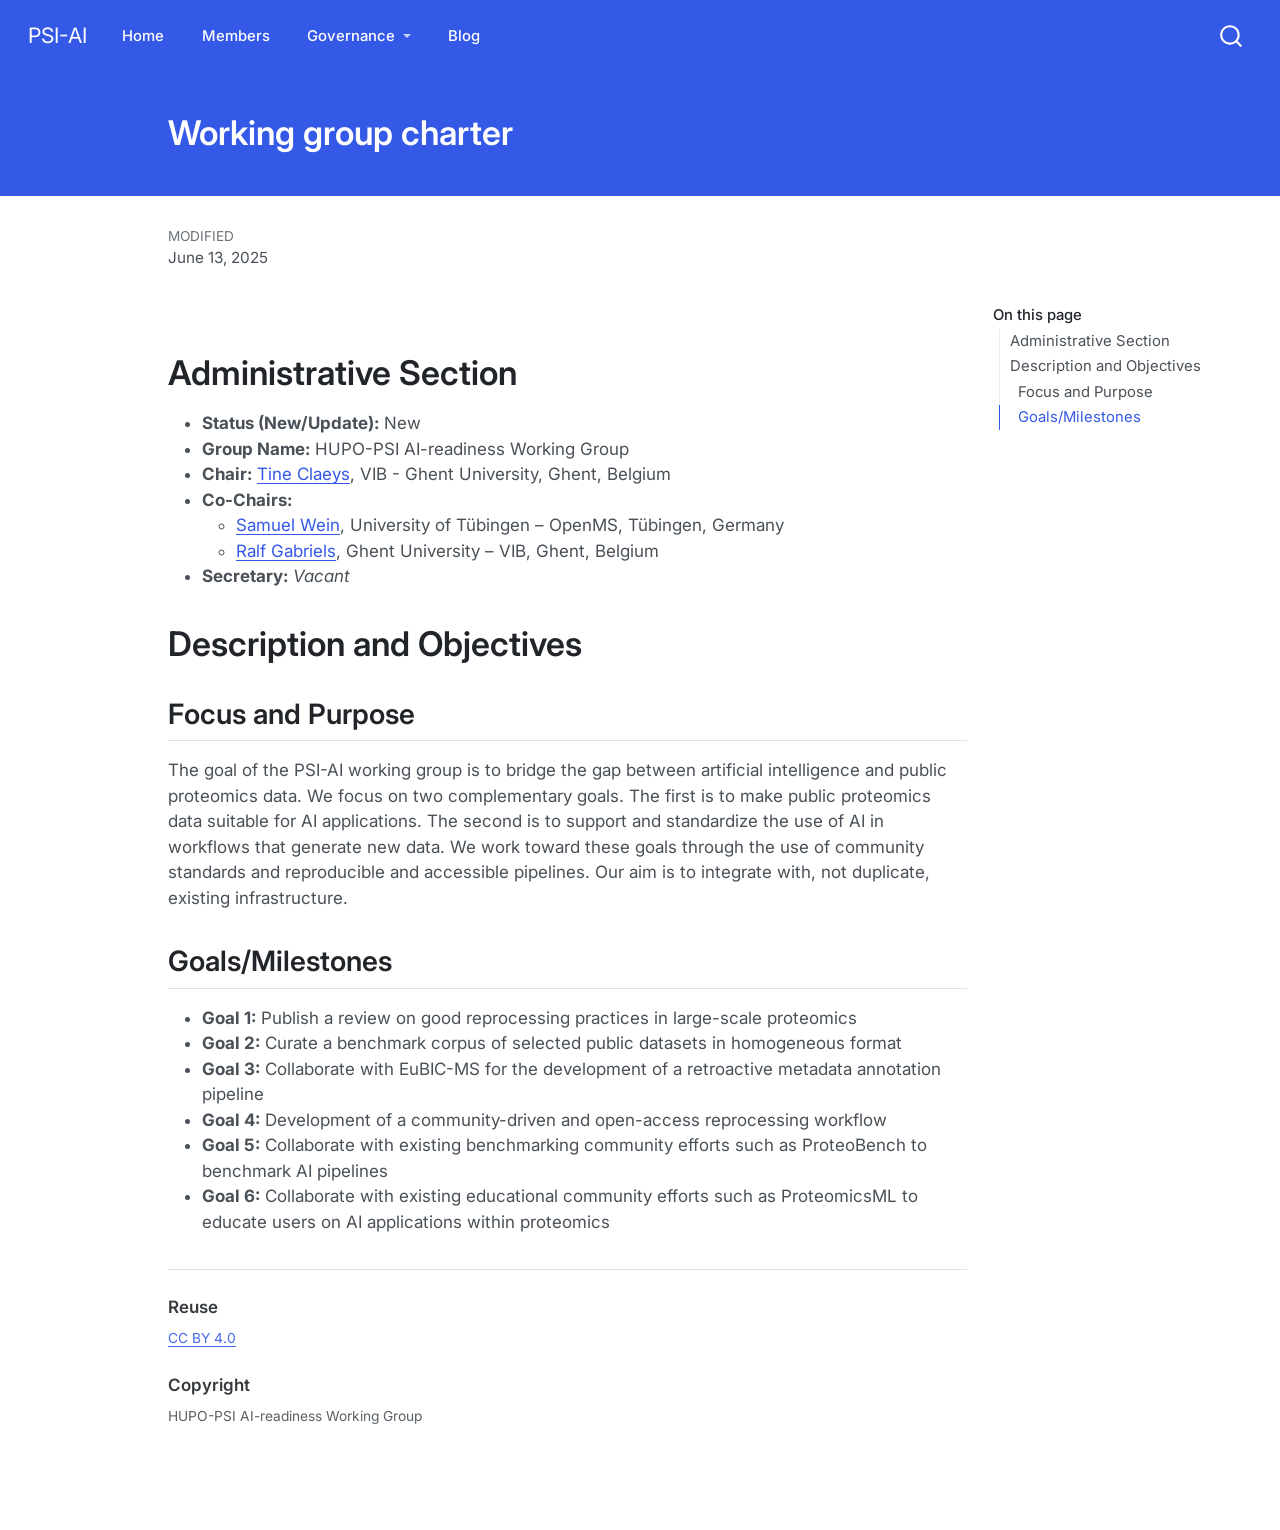
<file: governance/charter/index.html>
<!DOCTYPE html>
<html xmlns="http://www.w3.org/1999/xhtml" lang="en-US" xml:lang="en-US" dir="ltr"><head>

<meta charset="utf-8">
<meta name="generator" content="quarto-1.11.9">

<meta name="viewport" content="width=device-width, initial-scale=1.0, user-scalable=yes">


<title>Working group charter – PSI-AI</title>
<style>
/* Default styles provided by pandoc.
** See https://pandoc.org/MANUAL.html#variables-for-html for config info.
*/
span.smallcaps{font-variant: small-caps;}
div.columns{display: flex; gap: 1.5em;}
div.column{flex: auto;}
@media screen {
div.columns{gap: min(4vw, 1.5em);}
div.column{overflow-x: auto;}
}
div.hanging-indent{margin-left: 1.5em; text-indent: -1.5em;}
ul.task-list{list-style: none;}
ul.task-list li input[type="checkbox"] {
  width: 0.8em;
  margin: 0 0.8em 0.2em -1em; /* quarto-specific, see https://github.com/quarto-dev/quarto-cli/issues/4556 */ 
  vertical-align: middle;
}
</style>


<script src="../../site_libs/quarto-nav/quarto-nav.js"></script>
<script src="../../site_libs/quarto-nav/headroom.min.js"></script>
<script src="../../site_libs/clipboard/clipboard.min.js"></script>
<script src="../../site_libs/quarto-search/autocomplete.umd.js"></script>
<script src="../../site_libs/quarto-search/fuse.min.js"></script>
<script src="../../site_libs/quarto-search/quarto-search.js"></script>
<meta name="quarto:offset" content="../../">
<script src="../../site_libs/quarto-html/quarto.js" type="module"></script>
<script src="../../site_libs/quarto-html/tabsets/tabsets.js" type="module"></script>
<script src="../../site_libs/quarto-html/scrollable-regions/scrollable-regions.js" type="module"></script>
<script src="../../site_libs/quarto-html/popper.min.js"></script>
<script src="../../site_libs/quarto-html/tippy.umd.min.js"></script>
<script src="../../site_libs/quarto-html/anchor.min.js"></script>
<link href="../../site_libs/quarto-html/tippy.css" rel="stylesheet">
<link href="../../site_libs/quarto-html/quarto-syntax-highlighting-63b5708e65d6cd79cd7618c58d0c21e7.css" rel="stylesheet" id="quarto-text-highlighting-styles">
<script src="../../site_libs/bootstrap/bootstrap.min.js"></script>
<link href="../../site_libs/bootstrap/bootstrap-icons.css" rel="stylesheet">
<link href="../../site_libs/bootstrap/bootstrap-047ef912dbded54fc41bc45e819efc8d.min.css" rel="stylesheet" append-hash="true" id="quarto-bootstrap" data-mode="light">
<script id="quarto-search-options" type="application/json">{
  "location": "navbar",
  "copy-button": false,
  "collapse-after": 3,
  "panel-placement": "end",
  "type": "overlay",
  "limit": 50,
  "keyboard-shortcut": [
    "f",
    "/",
    "s"
  ],
  "show-item-context": false,
  "language": {
    "search-no-results-text": "No results",
    "search-matching-documents-text": "matching documents",
    "search-copy-link-title": "Copy link to search",
    "search-hide-matches-text": "Hide additional matches",
    "search-more-match-text": "more match in this document",
    "search-more-matches-text": "more matches in this document",
    "search-clear-button-title": "Clear",
    "search-text-placeholder": "",
    "search-detached-cancel-button-title": "Cancel",
    "search-submit-button-title": "Submit",
    "search-label": "Search"
  }
}</script>
<style>html{ scroll-behavior: smooth; }</style>
<script defer="" src="https://umami.compomics.com/script.js" data-website-id="16eced73-6978-4fad-ad98-ce3940e1f935"></script>


<link rel="stylesheet" href="../../styles.css">
<meta property="og:title" content="Working group charter – PSI-AI">
<meta property="og:site_name" content="PSI-AI">
<meta property="og:locale" content="en_US">
</head>

<body class="nav-fixed quarto-light"><a id="quarto-skip-link" class="visually-hidden-focusable" href="#quarto-document-content">Skip to main content</a>

<div id="quarto-search-results"></div>
  <header id="quarto-header" class="headroom fixed-top quarto-banner">
    <nav class="navbar navbar-expand-lg " data-bs-theme="dark" aria-label="Site">
      <div class="navbar-container container-fluid">
      <div class="navbar-brand-container mx-auto">
    <a class="navbar-brand" href="../../index.html">
    <span class="navbar-title">PSI-AI</span>
    </a>
  </div>
          <button class="navbar-toggler" type="button" data-bs-toggle="collapse" data-bs-target="#navbarCollapse" aria-controls="navbarCollapse" aria-expanded="false" aria-label="Toggle navigation" onclick="if (window.quartoToggleHeadroom) { window.quartoToggleHeadroom(); }">
  <span class="navbar-toggler-icon"></span>
</button>
          <div class="collapse navbar-collapse" id="navbarCollapse">
            <ul class="navbar-nav navbar-nav-scroll me-auto">
  <li class="nav-item">
    <a class="nav-link" href="../../index.html"> 
<span class="menu-text">Home</span></a>
  </li>  
  <li class="nav-item">
    <a class="nav-link" href="../../members/index.html"> 
<span class="menu-text">Members</span></a>
  </li>  
  <li class="nav-item dropdown ">
    <a class="nav-link dropdown-toggle" href="#" id="nav-menu-governance" role="link" data-bs-toggle="dropdown" aria-expanded="false">
 <span class="menu-text">Governance</span>
    </a>
    <ul class="dropdown-menu" aria-labelledby="nav-menu-governance">    
        <li>
    <a class="dropdown-item" href="../../governance/charter/index.html">
 <span class="dropdown-text">Charter</span></a>
  </li>  
        <li>
    <a class="dropdown-item" href="../../governance/code-of-conduct/index.html">
 <span class="dropdown-text">Code of conduct</span></a>
  </li>  
        <li>
    <a class="dropdown-item" href="../../governance/decision-making/index.html">
 <span class="dropdown-text">Decision making</span></a>
  </li>  
    </ul>
  </li>
  <li class="nav-item">
    <a class="nav-link" href="../../blog/index.html"> 
<span class="menu-text">Blog</span></a>
  </li>  
</ul>
          </div> <!-- /navcollapse -->
            <div class="quarto-navbar-tools">
</div>
            <div id="quarto-search" class="" title="Search"></div>
      </div> <!-- /container-fluid -->
    </nav>
</header>
<!-- content -->
<header id="title-block-header" class="quarto-title-block default page-columns page-full">
  <div class="quarto-title-banner page-columns page-full">
    <div class="quarto-title column-body">
      <h1 class="title">Working group charter</h1>
                      </div>
  </div>
    
  
  <div class="quarto-title-meta">

      
    
      <div>
      <div class="quarto-title-meta-heading">Modified</div>
      <div class="quarto-title-meta-contents">
        <p class="date-modified">June 13, 2025</p>
      </div>
    </div>
      
    </div>
    
  
  </header><div id="quarto-content" class="quarto-container page-columns page-rows-contents page-layout-article page-navbar">
<!-- sidebar -->
<!-- margin-sidebar -->
    <div id="quarto-margin-sidebar" class="sidebar margin-sidebar">
        <nav id="TOC" role="doc-toc" aria-labelledby="toc-title" class="toc-active">
    <h2 id="toc-title">On this page</h2>
   
  <ul>
  <li><a href="#administrative-section" id="toc-administrative-section" class="nav-link active" data-scroll-target="#administrative-section">Administrative Section</a></li>
  <li><a href="#description-and-objectives" id="toc-description-and-objectives" class="nav-link" data-scroll-target="#description-and-objectives">Description and Objectives</a>
  <ul class="collapse">
  <li><a href="#focus-and-purpose" id="toc-focus-and-purpose" class="nav-link" data-scroll-target="#focus-and-purpose">Focus and Purpose</a></li>
  <li><a href="#goalsmilestones" id="toc-goalsmilestones" class="nav-link" data-scroll-target="#goalsmilestones">Goals/Milestones</a></li>
  </ul></li>
  </ul>
</nav>
    </div>
<!-- main -->
<main class="content quarto-banner-title-block" id="quarto-document-content" tabindex="-1">





<section id="administrative-section" class="level1">
<h1>Administrative Section</h1>
<ul>
<li><strong>Status (New/Update):</strong> New</li>
<li><strong>Group Name:</strong> HUPO-PSI AI-readiness Working Group</li>
<li><strong>Chair:</strong> <script type="text/javascript">
<!--
h='&#x75;&#x67;&#x65;&#110;&#116;&#46;&#98;&#x65;';a='&#64;';n='&#116;&#x69;&#110;&#x65;&#x63;&#108;&#x61;&#x65;&#46;&#x63;&#108;&#x61;&#x65;&#x79;&#x73;';e=n+a+h;
document.write('<a h'+'ref'+'="ma'+'ilto'+':'+e+'" clas'+'s="em' + 'ail">'+'&#84;&#x69;&#110;&#x65;&#32;&#x43;&#108;&#x61;&#x65;&#x79;&#x73;'+'<\/'+'a'+'>');
// -->
</script><noscript>Tine Claeys (tineclae.claeys at ugent dot be)</noscript>, VIB - Ghent University, Ghent, Belgium</li>
<li><strong>Co-Chairs:</strong>
<ul>
<li><script type="text/javascript">
<!--
h='&#x75;&#110;&#x69;&#x2d;&#116;&#x75;&#x65;&#98;&#x69;&#110;&#x67;&#x65;&#110;&#46;&#100;&#x65;';a='&#64;';n='&#x73;&#x61;&#x6d;&#x75;&#x65;&#108;&#46;&#x77;&#x65;&#x69;&#110;';e=n+a+h;
document.write('<a h'+'ref'+'="ma'+'ilto'+':'+e+'" clas'+'s="em' + 'ail">'+'&#x53;&#x61;&#x6d;&#x75;&#x65;&#108;&#32;&#x57;&#x65;&#x69;&#110;'+'<\/'+'a'+'>');
// -->
</script><noscript>Samuel Wein (samuel.wein at uni-tuebingen dot de)</noscript>, University of Tübingen – OpenMS, Tübingen, Germany</li>
<li><script type="text/javascript">
<!--
h='&#x75;&#x67;&#x65;&#110;&#116;&#46;&#98;&#x65;';a='&#64;';n='&#114;&#x61;&#108;&#102;&#46;&#x67;&#x61;&#98;&#114;&#x69;&#x65;&#108;&#x73;';e=n+a+h;
document.write('<a h'+'ref'+'="ma'+'ilto'+':'+e+'" clas'+'s="em' + 'ail">'+'&#82;&#x61;&#108;&#102;&#32;&#x47;&#x61;&#98;&#114;&#x69;&#x65;&#108;&#x73;'+'<\/'+'a'+'>');
// -->
</script><noscript>Ralf Gabriels (ralf.gabriels at ugent dot be)</noscript>, Ghent University – VIB, Ghent, Belgium</li>
</ul></li>
<li><strong>Secretary:</strong> <em>Vacant</em></li>
</ul>
</section>
<section id="description-and-objectives" class="level1">
<h1>Description and Objectives</h1>
<section id="focus-and-purpose" class="level2">
<h2 class="anchored" data-anchor-id="focus-and-purpose">Focus and Purpose</h2>
<p>The goal of the PSI-AI working group is to bridge the gap between artificial intelligence and public proteomics data. We focus on two complementary goals. The first is to make public proteomics data suitable for AI applications. The second is to support and standardize the use of AI in workflows that generate new data. We work toward these goals through the use of community standards and reproducible and accessible pipelines. Our aim is to integrate with, not duplicate, existing infrastructure.</p>
</section>
<section id="goalsmilestones" class="level2">
<h2 class="anchored" data-anchor-id="goalsmilestones">Goals/Milestones</h2>
<ul>
<li><strong>Goal 1:</strong> Publish a review on good reprocessing practices in large-scale proteomics</li>
<li><strong>Goal 2:</strong> Curate a benchmark corpus of selected public datasets in homogeneous format</li>
<li><strong>Goal 3:</strong> Collaborate with EuBIC-MS for the development of a retroactive metadata annotation pipeline</li>
<li><strong>Goal 4:</strong> Development of a community-driven and open-access reprocessing workflow</li>
<li><strong>Goal 5:</strong> Collaborate with existing benchmarking community efforts such as ProteoBench to benchmark AI pipelines</li>
<li><strong>Goal 6:</strong> Collaborate with existing educational community efforts such as ProteomicsML to educate users on AI applications within proteomics</li>
</ul>


</section>
</section>

<div id="quarto-appendix" class="default"><section class="quarto-appendix-contents" id="quarto-reuse"><h2 class="anchored quarto-appendix-heading">Reuse</h2><div class="quarto-appendix-contents"><div><a rel="license" href="https://creativecommons.org/licenses/by/4.0/deed.en_us">CC BY 4.0</a></div></div></section><section class="quarto-appendix-contents" id="quarto-copyright"><h2 class="anchored quarto-appendix-heading">Copyright</h2><div class="quarto-appendix-contents"><div>HUPO-PSI AI-readiness Working Group</div></div></section></div></main> <!-- /main -->
<script id="quarto-html-after-body" type="application/javascript">
  window.document.addEventListener("DOMContentLoaded", function (event) {
    const icon = "";
    const anchorJS = new window.AnchorJS();
    anchorJS.options = {
      placement: 'right',
      icon: icon
    };
    anchorJS.add('.anchored');
    const isCodeAnnotation = (el) => {
      for (const clz of el.classList) {
        if (clz.startsWith('code-annotation-')) {                     
          return true;
        }
      }
      return false;
    }
    const onCopySuccess = function(e) {
      // button target
      const button = e.trigger;
      // don't keep focus
      button.blur();
      // flash "checked"
      button.classList.add('code-copy-button-checked');
      var currentTitle = button.getAttribute("title");
      button.setAttribute("title", "Copied!");
      let tooltip;
      if (window.bootstrap) {
        button.setAttribute("data-bs-toggle", "tooltip");
        button.setAttribute("data-bs-placement", "left");
        button.setAttribute("data-bs-title", "Copied!");
        tooltip = new bootstrap.Tooltip(button, 
          { trigger: "manual", 
            customClass: "code-copy-button-tooltip",
            offset: [0, -8]});
        tooltip.show();    
      }
      setTimeout(function() {
        if (tooltip) {
          tooltip.hide();
          button.removeAttribute("data-bs-title");
          button.removeAttribute("data-bs-toggle");
          button.removeAttribute("data-bs-placement");
        }
        button.setAttribute("title", currentTitle);
        button.classList.remove('code-copy-button-checked');
      }, 1000);
      // clear code selection
      e.clearSelection();
    }
    const getTextToCopy = function(trigger) {
      const outerScaffold = trigger.parentElement.cloneNode(true);
      const codeEl = outerScaffold.querySelector('code');
      for (const childEl of codeEl.children) {
        if (isCodeAnnotation(childEl)) {
          childEl.remove();
        }
      }
      return codeEl.innerText;
    }
    const clipboard = new window.ClipboardJS('.code-copy-button:not([data-in-quarto-modal])', {
      text: getTextToCopy
    });
    clipboard.on('success', onCopySuccess);
    if (window.document.getElementById('quarto-embedded-source-code-modal')) {
      const clipboardModal = new window.ClipboardJS('.code-copy-button[data-in-quarto-modal]', {
        text: getTextToCopy,
        container: window.document.getElementById('quarto-embedded-source-code-modal')
      });
      clipboardModal.on('success', onCopySuccess);
    }
      var localhostRegex = new RegExp(/^(?:http|https):\/\/localhost\:?[0-9]*\//);
      var mailtoRegex = new RegExp(/^mailto:/);
        var filterRegex = new RegExp("https:\/\/www\.psi-ai\.org");
      const newWindowLabel = "(opens in a new tab)";
      const newWindowNoteId = "quarto-ext-newwindow-label";
      // Links reference one hidden label through aria-describedby, so the
      // announcement never changes their accessible name.
      var describeNewWindow = (link) => {
        if (!window.document.getElementById(newWindowNoteId)) {
          var newWindowNote = window.document.createElement("span");
          newWindowNote.id = newWindowNoteId;
          newWindowNote.hidden = true;
          newWindowNote.textContent = newWindowLabel;
          window.document.body.appendChild(newWindowNote);
        }
        var describedBy = (link.getAttribute("aria-describedby") || "").split(/\s+/).filter(Boolean);
        if (!describedBy.includes(newWindowNoteId)) {
          describedBy.push(newWindowNoteId);
          link.setAttribute("aria-describedby", describedBy.join(" "));
        }
      }
      var isInternal = (href) => {
          return filterRegex.test(href) || localhostRegex.test(href) || mailtoRegex.test(href);
      }
      // Inspect non-navigation links and adorn them if external
      window.quartoDecorateExternalLinks = function (root) {
     var links = (root || window.document).querySelectorAll('a[href]:not(.nav-link):not(.navbar-brand):not(.toc-action):not(.sidebar-link):not(.sidebar-item-toggle):not(.pagination-link):not(.no-external):not([aria-hidden]):not(.dropdown-item):not(.quarto-navigation-tool):not(.about-link)');
      for (var i=0; i<links.length; i++) {
        const link = links[i];
        if (!isInternal(link.href)) {
          // undo the damage that might have been done by quarto-nav.js in the case of
          // links that we want to consider external
          if (link.dataset.originalHref !== undefined) {
            link.href = link.dataset.originalHref;
          }
            // target, if specified
            link.setAttribute("target", "_blank");
            if (link.getAttribute("rel") === null) {
              link.setAttribute("rel", "noopener");
            }
            describeNewWindow(link);
          if (!link.classList.contains('no-external-icon')) {
          }
        }
      }
      };
      window.quartoDecorateExternalLinks(window.document);
    // Esc closes the popup (WCAG 1.4.13) and focus leaving both trigger and
    // popup closes it (WCAG 2.4.11); tippy handles neither for interactive popups.
    const hideOnEscAndFocusOut = {
      name: 'hideOnEscAndFocusOut',
      defaultValue: true,
      fn(instance) {
        const dismiss = () => {
          // A show scheduled by the trigger delay would otherwise reopen it
          instance.clearDelayTimeouts();
          instance.hide();
        };
        const onKeyDown = (event) => {
          if (event.key !== 'Escape') {
            return;
          }
          // Keep Esc from also reaching page handlers (e.g. reveal.js overview),
          // except an open reveal.js slide menu, which Esc should close too.
          // The menu handles keys only when its keyboard option is on.
          const menuHandlesEsc = window.Reveal?.getPlugin?.('menu')?.isOpen() &&
            window.Reveal.getConfig().menu?.keyboard !== false;
          if (!menuHandlesEsc) {
            event.stopPropagation();
          }
          if (instance.popper.contains(window.document.activeElement)) {
            // Disabled while refocusing so the focus trigger does not reopen it
            instance.disable();
            instance.reference.focus();
            instance.enable();
          }
          dismiss();
        };
        const onFocusOut = (event) => {
          const target = event.relatedTarget;
          if (target && !instance.reference.contains(target) &&
              !instance.popper.contains(target)) {
            dismiss();
          }
        };
        // On the trigger too: a click trigger (code-annotations: select) has no
        // blur handling. Attached for the instance's lifetime so leaving the
        // trigger also cancels a show still pending on the trigger delay.
        instance.reference.addEventListener('focusout', onFocusOut);
        return {
          onShow() {
            window.document.addEventListener('keydown', onKeyDown, true);
            instance.popper.addEventListener('focusout', onFocusOut);
          },
          onHide() {
            window.document.removeEventListener('keydown', onKeyDown, true);
            instance.popper.removeEventListener('focusout', onFocusOut);
          },
          onDestroy() {
            instance.reference.removeEventListener('focusout', onFocusOut);
          },
        };
      },
    };
    function tippyHover(el, contentFn, onTriggerFn, onUntriggerFn) {
      const config = {
        allowHTML: true,
        maxWidth: 500,
        delay: 100,
        arrow: false,
        appendTo: function(el) {
            return el.parentElement;
        },
        interactive: true,
        interactiveBorder: 10,
        theme: 'quarto',
        placement: 'bottom-start',
        plugins: [hideOnEscAndFocusOut],
      };
      if (contentFn) {
        config.content = contentFn;
      }
      if (onTriggerFn) {
        config.onTrigger = onTriggerFn;
      }
      if (onUntriggerFn) {
        config.onUntrigger = onUntriggerFn;
      }
      window.tippy(el, config); 
    }
    const noterefs = window.document.querySelectorAll('a[role="doc-noteref"]');
    for (var i=0; i<noterefs.length; i++) {
      const ref = noterefs[i];
      tippyHover(ref, function() {
        // use id or data attribute instead here
        let href = ref.getAttribute('data-footnote-href') || ref.getAttribute('href');
        try { href = new URL(href).hash; } catch {}
        const id = href.replace(/^#\/?/, "");
        const note = window.document.getElementById(id);
        if (note) {
          return note.innerHTML;
        } else {
          return "";
        }
      });
    }
    const xrefs = window.document.querySelectorAll('a.quarto-xref');
    const processXRef = (id, note) => {
      // Strip column container classes
      const stripColumnClz = (el) => {
        el.classList.remove("page-full", "page-columns");
        if (el.children) {
          for (const child of el.children) {
            stripColumnClz(child);
          }
        }
      }
      stripColumnClz(note)
      if (id === null || id.startsWith('sec-')) {
        // Special case sections, only their first couple elements
        const container = document.createElement("div");
        if (note.children && note.children.length > 2) {
          container.appendChild(note.children[0].cloneNode(true));
          for (let i = 1; i < note.children.length; i++) {
            const child = note.children[i];
            if (child.tagName === "P" && child.innerText === "") {
              continue;
            } else {
              container.appendChild(child.cloneNode(true));
              break;
            }
          }
          if (window.Quarto?.typesetMath) {
            window.Quarto.typesetMath(container);
          }
          return container.innerHTML
        } else {
          if (window.Quarto?.typesetMath) {
            window.Quarto.typesetMath(note);
          }
          return note.innerHTML;
        }
      } else {
        // Remove any anchor links if they are present
        const anchorLink = note.querySelector('a.anchorjs-link');
        if (anchorLink) {
          anchorLink.remove();
        }
        if (window.Quarto?.typesetMath) {
          window.Quarto.typesetMath(note);
        }
        if (note.classList.contains("callout")) {
          return note.outerHTML;
        } else {
          return note.innerHTML;
        }
      }
    }
    for (var i=0; i<xrefs.length; i++) {
      const xref = xrefs[i];
      tippyHover(xref, undefined, function(instance) {
        instance.disable();
        let url = xref.getAttribute('href');
        let hash = undefined; 
        if (url.startsWith('#')) {
          hash = url;
        } else {
          try { hash = new URL(url).hash; } catch {}
        }
        if (hash) {
          const id = hash.replace(/^#\/?/, "");
          const note = window.document.getElementById(id);
          if (note !== null) {
            try {
              const html = processXRef(id, note.cloneNode(true));
              instance.setContent(html);
            } finally {
              instance.enable();
              instance.show();
            }
          } else {
            // See if we can fetch this
            fetch(url.split('#')[0])
            .then(res => res.text())
            .then(html => {
              const parser = new DOMParser();
              const htmlDoc = parser.parseFromString(html, "text/html");
              const note = htmlDoc.getElementById(id);
              if (note !== null) {
                const html = processXRef(id, note);
                instance.setContent(html);
              } 
            }).finally(() => {
              instance.enable();
              instance.show();
            });
          }
        } else {
          // See if we can fetch a full url (with no hash to target)
          // This is a special case and we should probably do some content thinning / targeting
          fetch(url)
          .then(res => res.text())
          .then(html => {
            const parser = new DOMParser();
            const htmlDoc = parser.parseFromString(html, "text/html");
            const note = htmlDoc.querySelector('main.content');
            if (note !== null) {
              // This should only happen for chapter cross references
              // (since there is no id in the URL)
              // remove the first header
              if (note.children.length > 0 && note.children[0].tagName === "HEADER") {
                note.children[0].remove();
              }
              const html = processXRef(null, note);
              instance.setContent(html);
            } 
          }).finally(() => {
            instance.enable();
            instance.show();
          });
        }
      }, function(instance) {
      });
    }
        let selectedAnnoteEl;
        const selectorForAnnotation = ( cell, annotation) => {
          let cellAttr = 'data-code-cell="' + cell + '"';
          let lineAttr = 'data-code-annotation="' +  annotation + '"';
          const selector = 'span[' + cellAttr + '][' + lineAttr + ']';
          return selector;
        }
        const selectCodeLines = (annoteEl) => {
          const doc = window.document;
          const targetCell = annoteEl.getAttribute("data-target-cell");
          const targetAnnotation = annoteEl.getAttribute("data-target-annotation");
          const annoteSpan = window.document.querySelector(selectorForAnnotation(targetCell, targetAnnotation));
          const lines = annoteSpan.getAttribute("data-code-lines").split(",");
          const lineIds = lines.map((line) => {
            return targetCell + "-" + line;
          })
          // Each band is positioned against its own containing block, which is
          // not the offsetParent of the lines, so place it from client rects.
          const placeBand = (band, firstEl, lastEl, codeBlock) => {
            const container = band.offsetParent;
            if (container === null) {
              return;
            }
            const containerRect = container.getBoundingClientRect();
            // Reveal.js scales slides with a transform, so convert client
            // pixels back to the CSS pixels of the container.
            const scale = containerRect.height / container.offsetHeight || 1;
            const firstRect = firstEl.getBoundingClientRect();
            const lastRect = lastEl.getBoundingClientRect();
            const top = (firstRect.top - containerRect.top) / scale - container.clientTop + container.scrollTop;
            const height = (lastRect.bottom - firstRect.top) / scale;
            band.style.top = top - 2 + "px";
            band.style.height = height + 4 + "px";
            if (codeBlock) {
              // Without the copy button wrapper, the containing block is wider
              // than the code block, so span the code block explicitly.
              const blockRect = codeBlock.getBoundingClientRect();
              band.style.left = (blockRect.left - containerRect.left) / scale - container.clientLeft + container.scrollLeft + "px";
              band.style.width = blockRect.width / scale + "px";
            }
          };
          if (lineIds.length > 0) {
            const el = window.document.getElementById(lineIds[0]);
            const lastEl = window.document.getElementById(lineIds[lineIds.length - 1]);
            const parent = el.parentElement.parentElement;
            // cook up a div (if necessary) and position it
            let div = window.document.getElementById("code-annotation-line-highlight");
            if (div === null) {
              div = window.document.createElement("div");
              div.setAttribute("id", "code-annotation-line-highlight");
              div.style.position = 'absolute';
              parent.appendChild(div);
            }
            placeBand(div, el, lastEl, parent.closest("div.sourceCode") || parent);
            let gutterDiv = window.document.getElementById("code-annotation-line-highlight-gutter");
            if (gutterDiv === null) {
              gutterDiv = window.document.createElement("div");
              gutterDiv.setAttribute("id", "code-annotation-line-highlight-gutter");
              gutterDiv.style.position = 'absolute';
              const codeCell = window.document.getElementById(targetCell);
              const gutter = codeCell.querySelector('.code-annotation-gutter');
              gutter.appendChild(gutterDiv);
            }
            placeBand(gutterDiv, el, lastEl);
            selectedAnnoteEl = annoteEl;
          }
        };
        const unselectCodeLines = () => {
          const elementsIds = ["code-annotation-line-highlight", "code-annotation-line-highlight-gutter"];
          elementsIds.forEach((elId) => {
            const div = window.document.getElementById(elId);
            if (div) {
              div.remove();
            }
          });
          selectedAnnoteEl = undefined;
        };
          // Handle positioning of the toggle
      window.addEventListener(
        "resize",
        throttle(() => {
          elRect = undefined;
          if (selectedAnnoteEl) {
            selectCodeLines(selectedAnnoteEl);
          }
        }, 10)
      );
      function throttle(fn, ms) {
      let throttle = false;
      let timer;
        return (...args) => {
          if(!throttle) { // first call gets through
              fn.apply(this, args);
              throttle = true;
          } else { // all the others get throttled
              if(timer) clearTimeout(timer); // cancel #2
              timer = setTimeout(() => {
                fn.apply(this, args);
                timer = throttle = false;
              }, ms);
          }
        };
      }
        // Attach click handler to the DT
        const annoteDls = window.document.querySelectorAll('dt[data-target-cell]');
        for (const annoteDlNode of annoteDls) {
          annoteDlNode.addEventListener('click', (event) => {
            const clickedEl = event.target;
            if (clickedEl !== selectedAnnoteEl) {
              unselectCodeLines();
              const activeEl = window.document.querySelector('dt[data-target-cell].code-annotation-active');
              if (activeEl) {
                activeEl.classList.remove('code-annotation-active');
              }
              selectCodeLines(clickedEl);
              clickedEl.classList.add('code-annotation-active');
            } else {
              // Unselect the line
              unselectCodeLines();
              clickedEl.classList.remove('code-annotation-active');
            }
          });
        }
    const findCites = (el) => {
      const parentEl = el.parentElement;
      if (parentEl) {
        const cites = parentEl.dataset.cites;
        if (cites) {
          return {
            el,
            cites: cites.split(' ')
          };
        } else {
          return findCites(el.parentElement)
        }
      } else {
        return undefined;
      }
    };
    var bibliorefs = window.document.querySelectorAll('a[role="doc-biblioref"]');
    for (var i=0; i<bibliorefs.length; i++) {
      const ref = bibliorefs[i];
      const citeInfo = findCites(ref);
      if (citeInfo) {
        tippyHover(citeInfo.el, function() {
          var popup = window.document.createElement('div');
          citeInfo.cites.forEach(function(cite) {
            var citeDiv = window.document.createElement('div');
            citeDiv.classList.add('hanging-indent');
            citeDiv.classList.add('csl-entry');
            var biblioDiv = window.document.getElementById('ref-' + cite);
            if (biblioDiv) {
              citeDiv.innerHTML = biblioDiv.innerHTML;
            }
            popup.appendChild(citeDiv);
          });
          return popup.innerHTML;
        });
      }
    }
  });
  </script>
  <script type="application/javascript">
  window.quartoScrollableRegionsLabels = {"code":"Scrollable code","output":"Scrollable output"};
  </script>
</div> <!-- /content -->




<script src="../../site_libs/quarto-html/zenscroll-min.js"></script>
</body></html>
</file>
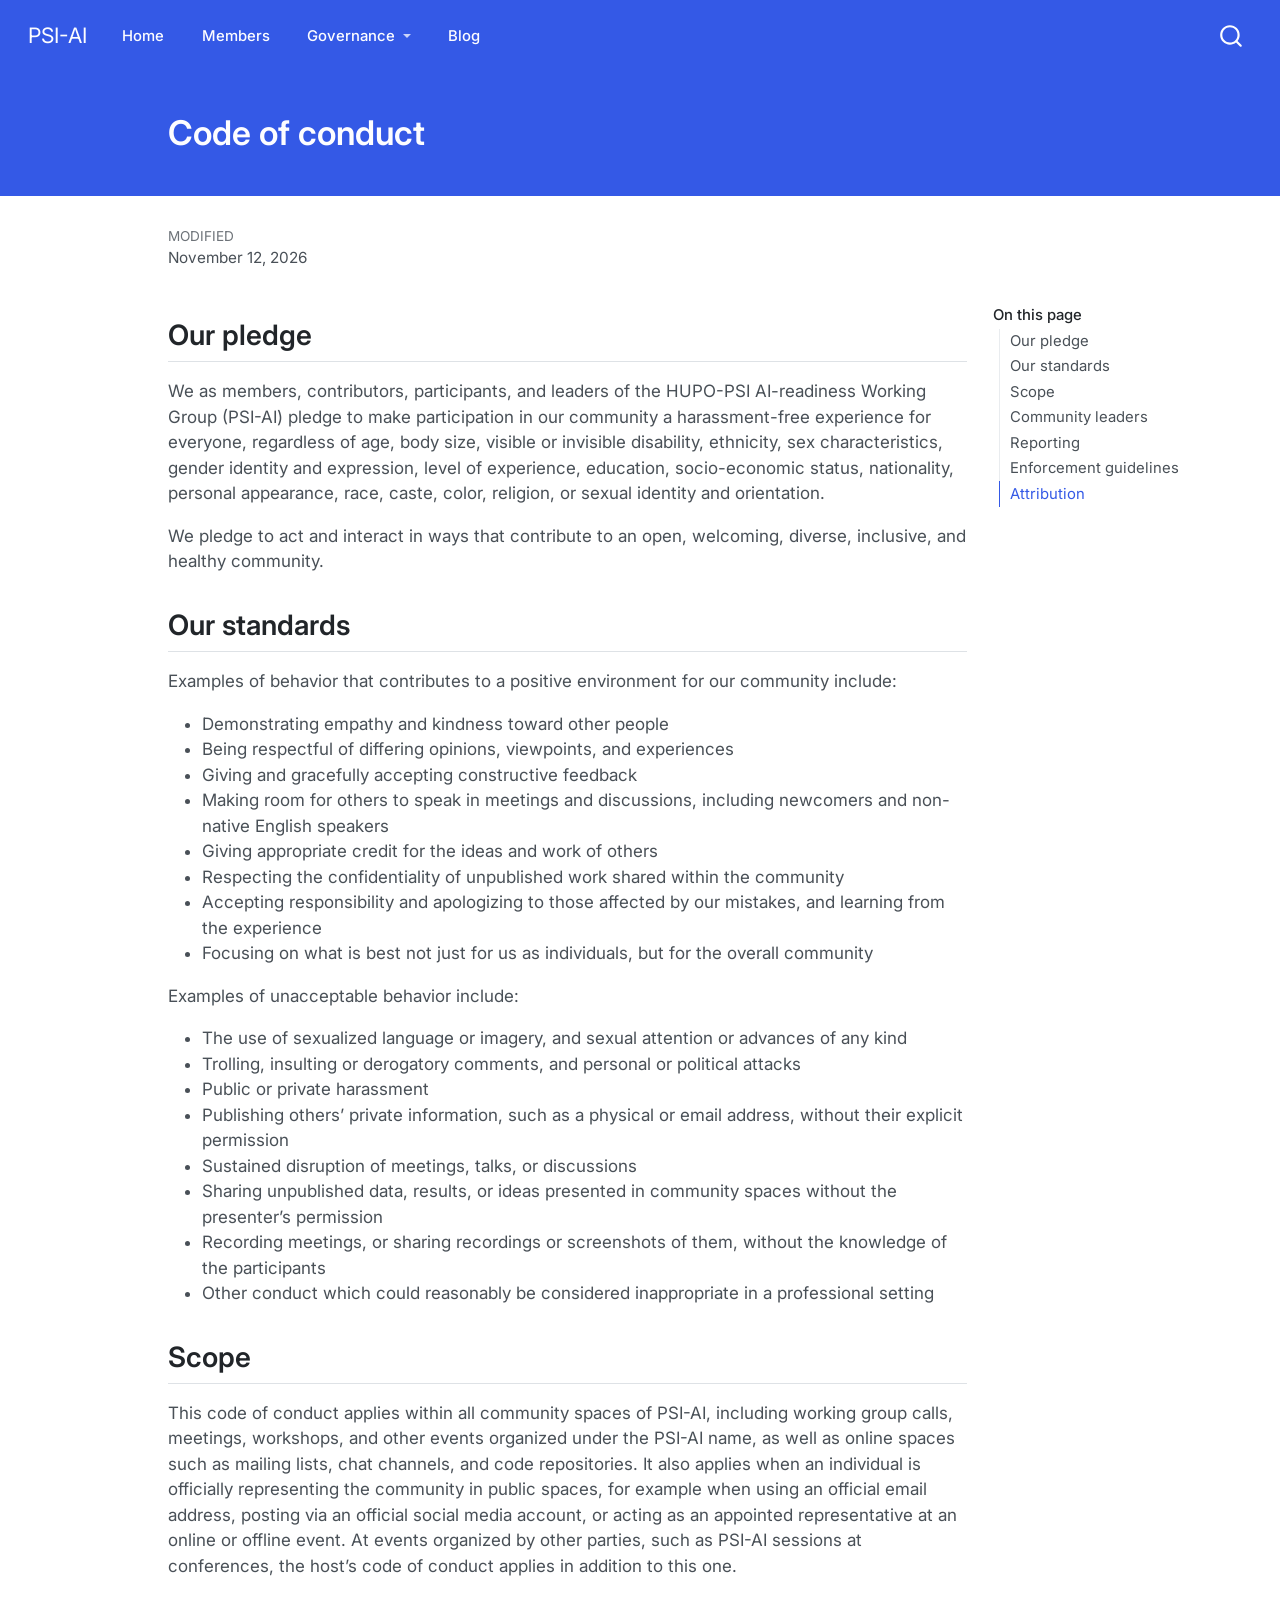
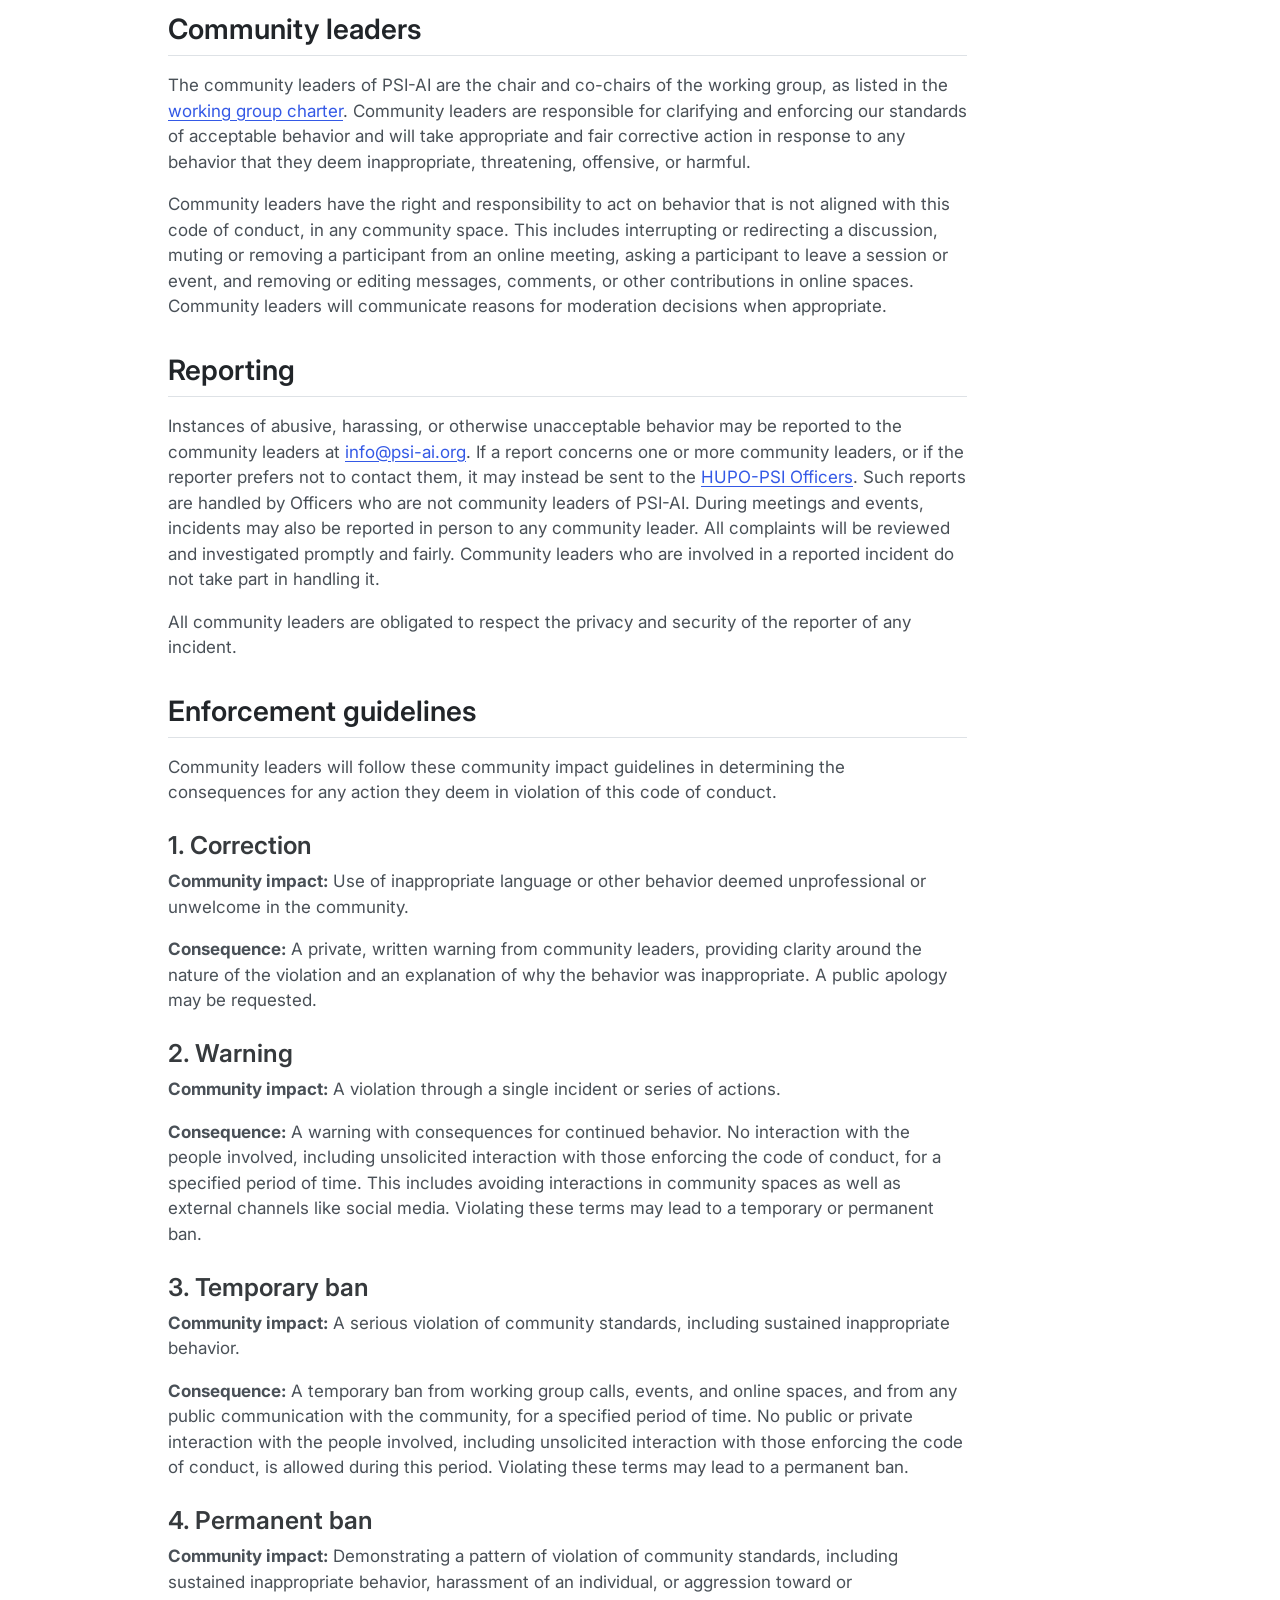
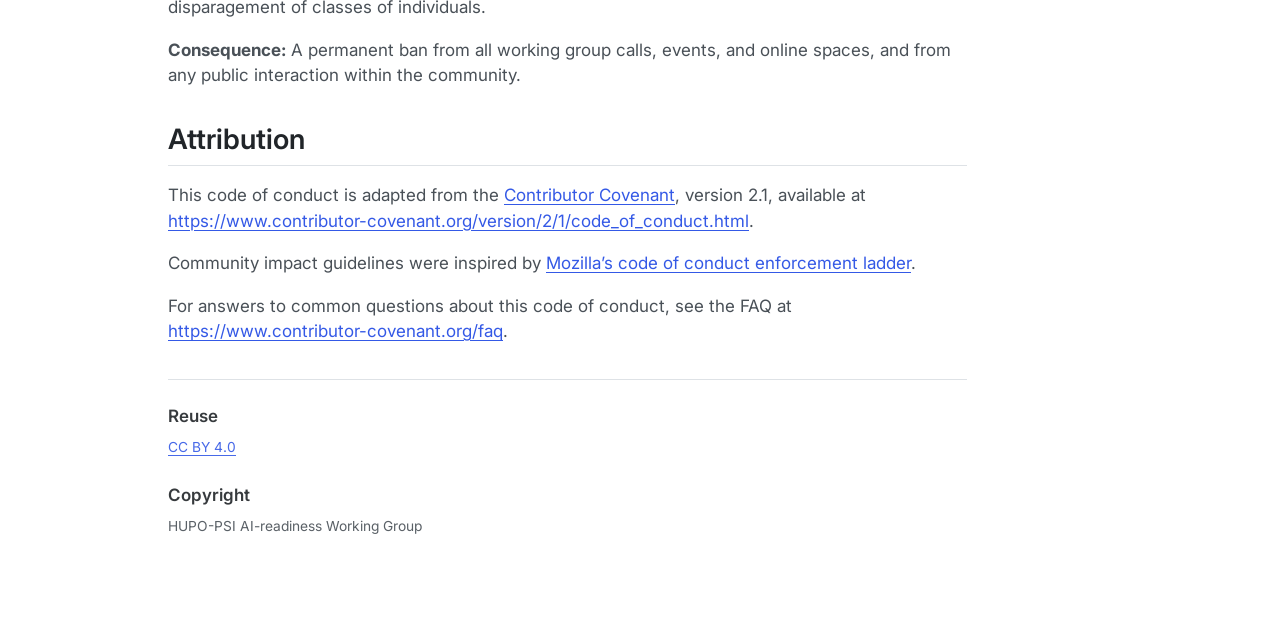
<file: governance/code-of-conduct/index.html>
<!DOCTYPE html>
<html xmlns="http://www.w3.org/1999/xhtml" lang="en-US" xml:lang="en-US" dir="ltr"><head>

<meta charset="utf-8">
<meta name="generator" content="quarto-1.11.9">

<meta name="viewport" content="width=device-width, initial-scale=1.0, user-scalable=yes">


<title>Code of conduct – PSI-AI</title>
<style>
/* Default styles provided by pandoc.
** See https://pandoc.org/MANUAL.html#variables-for-html for config info.
*/
span.smallcaps{font-variant: small-caps;}
div.columns{display: flex; gap: 1.5em;}
div.column{flex: auto;}
@media screen {
div.columns{gap: min(4vw, 1.5em);}
div.column{overflow-x: auto;}
}
div.hanging-indent{margin-left: 1.5em; text-indent: -1.5em;}
ul.task-list{list-style: none;}
ul.task-list li input[type="checkbox"] {
  width: 0.8em;
  margin: 0 0.8em 0.2em -1em; /* quarto-specific, see https://github.com/quarto-dev/quarto-cli/issues/4556 */ 
  vertical-align: middle;
}
</style>


<script src="../../site_libs/quarto-nav/quarto-nav.js"></script>
<script src="../../site_libs/quarto-nav/headroom.min.js"></script>
<script src="../../site_libs/clipboard/clipboard.min.js"></script>
<script src="../../site_libs/quarto-search/autocomplete.umd.js"></script>
<script src="../../site_libs/quarto-search/fuse.min.js"></script>
<script src="../../site_libs/quarto-search/quarto-search.js"></script>
<meta name="quarto:offset" content="../../">
<script src="../../site_libs/quarto-html/quarto.js" type="module"></script>
<script src="../../site_libs/quarto-html/tabsets/tabsets.js" type="module"></script>
<script src="../../site_libs/quarto-html/scrollable-regions/scrollable-regions.js" type="module"></script>
<script src="../../site_libs/quarto-html/popper.min.js"></script>
<script src="../../site_libs/quarto-html/tippy.umd.min.js"></script>
<script src="../../site_libs/quarto-html/anchor.min.js"></script>
<link href="../../site_libs/quarto-html/tippy.css" rel="stylesheet">
<link href="../../site_libs/quarto-html/quarto-syntax-highlighting-63b5708e65d6cd79cd7618c58d0c21e7.css" rel="stylesheet" id="quarto-text-highlighting-styles">
<script src="../../site_libs/bootstrap/bootstrap.min.js"></script>
<link href="../../site_libs/bootstrap/bootstrap-icons.css" rel="stylesheet">
<link href="../../site_libs/bootstrap/bootstrap-047ef912dbded54fc41bc45e819efc8d.min.css" rel="stylesheet" append-hash="true" id="quarto-bootstrap" data-mode="light">
<script id="quarto-search-options" type="application/json">{
  "location": "navbar",
  "copy-button": false,
  "collapse-after": 3,
  "panel-placement": "end",
  "type": "overlay",
  "limit": 50,
  "keyboard-shortcut": [
    "f",
    "/",
    "s"
  ],
  "show-item-context": false,
  "language": {
    "search-no-results-text": "No results",
    "search-matching-documents-text": "matching documents",
    "search-copy-link-title": "Copy link to search",
    "search-hide-matches-text": "Hide additional matches",
    "search-more-match-text": "more match in this document",
    "search-more-matches-text": "more matches in this document",
    "search-clear-button-title": "Clear",
    "search-text-placeholder": "",
    "search-detached-cancel-button-title": "Cancel",
    "search-submit-button-title": "Submit",
    "search-label": "Search"
  }
}</script>
<style>html{ scroll-behavior: smooth; }</style>
<script defer="" src="https://umami.compomics.com/script.js" data-website-id="16eced73-6978-4fad-ad98-ce3940e1f935"></script>


<link rel="stylesheet" href="../../styles.css">
<meta property="og:title" content="Code of conduct – PSI-AI">
<meta property="og:description" content="HUPO-PSI AI-readiness Working Group">
<meta property="og:site_name" content="PSI-AI">
<meta property="og:locale" content="en_US">
</head>

<body class="nav-fixed quarto-light"><a id="quarto-skip-link" class="visually-hidden-focusable" href="#quarto-document-content">Skip to main content</a>

<div id="quarto-search-results"></div>
  <header id="quarto-header" class="headroom fixed-top quarto-banner">
    <nav class="navbar navbar-expand-lg " data-bs-theme="dark" aria-label="Site">
      <div class="navbar-container container-fluid">
      <div class="navbar-brand-container mx-auto">
    <a class="navbar-brand" href="../../index.html">
    <span class="navbar-title">PSI-AI</span>
    </a>
  </div>
          <button class="navbar-toggler" type="button" data-bs-toggle="collapse" data-bs-target="#navbarCollapse" aria-controls="navbarCollapse" aria-expanded="false" aria-label="Toggle navigation" onclick="if (window.quartoToggleHeadroom) { window.quartoToggleHeadroom(); }">
  <span class="navbar-toggler-icon"></span>
</button>
          <div class="collapse navbar-collapse" id="navbarCollapse">
            <ul class="navbar-nav navbar-nav-scroll me-auto">
  <li class="nav-item">
    <a class="nav-link" href="../../index.html"> 
<span class="menu-text">Home</span></a>
  </li>  
  <li class="nav-item">
    <a class="nav-link" href="../../members/index.html"> 
<span class="menu-text">Members</span></a>
  </li>  
  <li class="nav-item dropdown ">
    <a class="nav-link dropdown-toggle" href="#" id="nav-menu-governance" role="link" data-bs-toggle="dropdown" aria-expanded="false">
 <span class="menu-text">Governance</span>
    </a>
    <ul class="dropdown-menu" aria-labelledby="nav-menu-governance">    
        <li>
    <a class="dropdown-item" href="../../governance/charter/index.html">
 <span class="dropdown-text">Charter</span></a>
  </li>  
        <li>
    <a class="dropdown-item" href="../../governance/code-of-conduct/index.html">
 <span class="dropdown-text">Code of conduct</span></a>
  </li>  
        <li>
    <a class="dropdown-item" href="../../governance/decision-making/index.html">
 <span class="dropdown-text">Decision making</span></a>
  </li>  
    </ul>
  </li>
  <li class="nav-item">
    <a class="nav-link" href="../../blog/index.html"> 
<span class="menu-text">Blog</span></a>
  </li>  
</ul>
          </div> <!-- /navcollapse -->
            <div class="quarto-navbar-tools">
</div>
            <div id="quarto-search" class="" title="Search"></div>
      </div> <!-- /container-fluid -->
    </nav>
</header>
<!-- content -->
<header id="title-block-header" class="quarto-title-block default page-columns page-full">
  <div class="quarto-title-banner page-columns page-full">
    <div class="quarto-title column-body">
      <h1 class="title">Code of conduct</h1>
                      </div>
  </div>
    
  
  <div class="quarto-title-meta">

      
    
      <div>
      <div class="quarto-title-meta-heading">Modified</div>
      <div class="quarto-title-meta-contents">
        <p class="date-modified">November 12, 2026</p>
      </div>
    </div>
      
    </div>
    
  
  </header><div id="quarto-content" class="quarto-container page-columns page-rows-contents page-layout-article page-navbar">
<!-- sidebar -->
<!-- margin-sidebar -->
    <div id="quarto-margin-sidebar" class="sidebar margin-sidebar">
        <nav id="TOC" role="doc-toc" aria-labelledby="toc-title" class="toc-active">
    <h2 id="toc-title">On this page</h2>
   
  <ul>
  <li><a href="#our-pledge" id="toc-our-pledge" class="nav-link active" data-scroll-target="#our-pledge">Our pledge</a></li>
  <li><a href="#our-standards" id="toc-our-standards" class="nav-link" data-scroll-target="#our-standards">Our standards</a></li>
  <li><a href="#scope" id="toc-scope" class="nav-link" data-scroll-target="#scope">Scope</a></li>
  <li><a href="#community-leaders" id="toc-community-leaders" class="nav-link" data-scroll-target="#community-leaders">Community leaders</a></li>
  <li><a href="#reporting" id="toc-reporting" class="nav-link" data-scroll-target="#reporting">Reporting</a></li>
  <li><a href="#enforcement-guidelines" id="toc-enforcement-guidelines" class="nav-link" data-scroll-target="#enforcement-guidelines">Enforcement guidelines</a>
  <ul class="collapse">
  <li><a href="#correction" id="toc-correction" class="nav-link" data-scroll-target="#correction">1. Correction</a></li>
  <li><a href="#warning" id="toc-warning" class="nav-link" data-scroll-target="#warning">2. Warning</a></li>
  <li><a href="#temporary-ban" id="toc-temporary-ban" class="nav-link" data-scroll-target="#temporary-ban">3. Temporary ban</a></li>
  <li><a href="#permanent-ban" id="toc-permanent-ban" class="nav-link" data-scroll-target="#permanent-ban">4. Permanent ban</a></li>
  </ul></li>
  <li><a href="#attribution" id="toc-attribution" class="nav-link" data-scroll-target="#attribution">Attribution</a></li>
  </ul>
</nav>
    </div>
<!-- main -->
<main class="content quarto-banner-title-block" id="quarto-document-content" tabindex="-1">





<section id="our-pledge" class="level2">
<h2 class="anchored" data-anchor-id="our-pledge">Our pledge</h2>
<p>We as members, contributors, participants, and leaders of the HUPO-PSI AI-readiness Working Group (PSI-AI) pledge to make participation in our community a harassment-free experience for everyone, regardless of age, body size, visible or invisible disability, ethnicity, sex characteristics, gender identity and expression, level of experience, education, socio-economic status, nationality, personal appearance, race, caste, color, religion, or sexual identity and orientation.</p>
<p>We pledge to act and interact in ways that contribute to an open, welcoming, diverse, inclusive, and healthy community.</p>
</section>
<section id="our-standards" class="level2">
<h2 class="anchored" data-anchor-id="our-standards">Our standards</h2>
<p>Examples of behavior that contributes to a positive environment for our community include:</p>
<ul>
<li>Demonstrating empathy and kindness toward other people</li>
<li>Being respectful of differing opinions, viewpoints, and experiences</li>
<li>Giving and gracefully accepting constructive feedback</li>
<li>Making room for others to speak in meetings and discussions, including newcomers and non-native English speakers</li>
<li>Giving appropriate credit for the ideas and work of others</li>
<li>Respecting the confidentiality of unpublished work shared within the community</li>
<li>Accepting responsibility and apologizing to those affected by our mistakes, and learning from the experience</li>
<li>Focusing on what is best not just for us as individuals, but for the overall community</li>
</ul>
<p>Examples of unacceptable behavior include:</p>
<ul>
<li>The use of sexualized language or imagery, and sexual attention or advances of any kind</li>
<li>Trolling, insulting or derogatory comments, and personal or political attacks</li>
<li>Public or private harassment</li>
<li>Publishing others’ private information, such as a physical or email address, without their explicit permission</li>
<li>Sustained disruption of meetings, talks, or discussions</li>
<li>Sharing unpublished data, results, or ideas presented in community spaces without the presenter’s permission</li>
<li>Recording meetings, or sharing recordings or screenshots of them, without the knowledge of the participants</li>
<li>Other conduct which could reasonably be considered inappropriate in a professional setting</li>
</ul>
</section>
<section id="scope" class="level2">
<h2 class="anchored" data-anchor-id="scope">Scope</h2>
<p>This code of conduct applies within all community spaces of PSI-AI, including working group calls, meetings, workshops, and other events organized under the PSI-AI name, as well as online spaces such as mailing lists, chat channels, and code repositories. It also applies when an individual is officially representing the community in public spaces, for example when using an official email address, posting via an official social media account, or acting as an appointed representative at an online or offline event. At events organized by other parties, such as PSI-AI sessions at conferences, the host’s code of conduct applies in addition to this one.</p>
</section>
<section id="community-leaders" class="level2">
<h2 class="anchored" data-anchor-id="community-leaders">Community leaders</h2>
<p>The community leaders of PSI-AI are the chair and co-chairs of the working group, as listed in the <a href="../../governance/charter/index.html">working group charter</a>. Community leaders are responsible for clarifying and enforcing our standards of acceptable behavior and will take appropriate and fair corrective action in response to any behavior that they deem inappropriate, threatening, offensive, or harmful.</p>
<p>Community leaders have the right and responsibility to act on behavior that is not aligned with this code of conduct, in any community space. This includes interrupting or redirecting a discussion, muting or removing a participant from an online meeting, asking a participant to leave a session or event, and removing or editing messages, comments, or other contributions in online spaces. Community leaders will communicate reasons for moderation decisions when appropriate.</p>
</section>
<section id="reporting" class="level2">
<h2 class="anchored" data-anchor-id="reporting">Reporting</h2>
<p>Instances of abusive, harassing, or otherwise unacceptable behavior may be reported to the community leaders at <script type="text/javascript">
<!--
h='&#112;&#x73;&#x69;&#x2d;&#x61;&#x69;&#46;&#x6f;&#114;&#x67;';a='&#64;';n='&#x69;&#110;&#102;&#x6f;';e=n+a+h;
document.write('<a h'+'ref'+'="ma'+'ilto'+':'+e+'" clas'+'s="em' + 'ail">'+e+'<\/'+'a'+'>');
// -->
</script><noscript>info at psi-ai dot org</noscript>. If a report concerns one or more community leaders, or if the reporter prefers not to contact them, it may instead be sent to the <a href="https://www.psidev.info/roles-and-responsibilities">HUPO-PSI Officers</a>. Such reports are handled by Officers who are not community leaders of PSI-AI. During meetings and events, incidents may also be reported in person to any community leader. All complaints will be reviewed and investigated promptly and fairly. Community leaders who are involved in a reported incident do not take part in handling it.</p>
<p>All community leaders are obligated to respect the privacy and security of the reporter of any incident.</p>
</section>
<section id="enforcement-guidelines" class="level2">
<h2 class="anchored" data-anchor-id="enforcement-guidelines">Enforcement guidelines</h2>
<p>Community leaders will follow these community impact guidelines in determining the consequences for any action they deem in violation of this code of conduct.</p>
<section id="correction" class="level3">
<h3 class="anchored" data-anchor-id="correction">1. Correction</h3>
<p><strong>Community impact:</strong> Use of inappropriate language or other behavior deemed unprofessional or unwelcome in the community.</p>
<p><strong>Consequence:</strong> A private, written warning from community leaders, providing clarity around the nature of the violation and an explanation of why the behavior was inappropriate. A public apology may be requested.</p>
</section>
<section id="warning" class="level3">
<h3 class="anchored" data-anchor-id="warning">2. Warning</h3>
<p><strong>Community impact:</strong> A violation through a single incident or series of actions.</p>
<p><strong>Consequence:</strong> A warning with consequences for continued behavior. No interaction with the people involved, including unsolicited interaction with those enforcing the code of conduct, for a specified period of time. This includes avoiding interactions in community spaces as well as external channels like social media. Violating these terms may lead to a temporary or permanent ban.</p>
</section>
<section id="temporary-ban" class="level3">
<h3 class="anchored" data-anchor-id="temporary-ban">3. Temporary ban</h3>
<p><strong>Community impact:</strong> A serious violation of community standards, including sustained inappropriate behavior.</p>
<p><strong>Consequence:</strong> A temporary ban from working group calls, events, and online spaces, and from any public communication with the community, for a specified period of time. No public or private interaction with the people involved, including unsolicited interaction with those enforcing the code of conduct, is allowed during this period. Violating these terms may lead to a permanent ban.</p>
</section>
<section id="permanent-ban" class="level3">
<h3 class="anchored" data-anchor-id="permanent-ban">4. Permanent ban</h3>
<p><strong>Community impact:</strong> Demonstrating a pattern of violation of community standards, including sustained inappropriate behavior, harassment of an individual, or aggression toward or disparagement of classes of individuals.</p>
<p><strong>Consequence:</strong> A permanent ban from all working group calls, events, and online spaces, and from any public interaction within the community.</p>
</section>
</section>
<section id="attribution" class="level2">
<h2 class="anchored" data-anchor-id="attribution">Attribution</h2>
<p>This code of conduct is adapted from the <a href="https://www.contributor-covenant.org">Contributor Covenant</a>, version 2.1, available at <a href="https://www.contributor-covenant.org/version/2/1/code_of_conduct.html">https://www.contributor-covenant.org/version/2/1/code_of_conduct.html</a>.</p>
<p>Community impact guidelines were inspired by <a href="https://github.com/mozilla/diversity">Mozilla’s code of conduct enforcement ladder</a>.</p>
<p>For answers to common questions about this code of conduct, see the FAQ at <a href="https://www.contributor-covenant.org/faq">https://www.contributor-covenant.org/faq</a>.</p>


</section>

<div id="quarto-appendix" class="default"><section class="quarto-appendix-contents" id="quarto-reuse"><h2 class="anchored quarto-appendix-heading">Reuse</h2><div class="quarto-appendix-contents"><div><a rel="license" href="https://creativecommons.org/licenses/by/4.0/deed.en_us">CC BY 4.0</a></div></div></section><section class="quarto-appendix-contents" id="quarto-copyright"><h2 class="anchored quarto-appendix-heading">Copyright</h2><div class="quarto-appendix-contents"><div>HUPO-PSI AI-readiness Working Group</div></div></section></div></main> <!-- /main -->
<script id="quarto-html-after-body" type="application/javascript">
  window.document.addEventListener("DOMContentLoaded", function (event) {
    const icon = "";
    const anchorJS = new window.AnchorJS();
    anchorJS.options = {
      placement: 'right',
      icon: icon
    };
    anchorJS.add('.anchored');
    const isCodeAnnotation = (el) => {
      for (const clz of el.classList) {
        if (clz.startsWith('code-annotation-')) {                     
          return true;
        }
      }
      return false;
    }
    const onCopySuccess = function(e) {
      // button target
      const button = e.trigger;
      // don't keep focus
      button.blur();
      // flash "checked"
      button.classList.add('code-copy-button-checked');
      var currentTitle = button.getAttribute("title");
      button.setAttribute("title", "Copied!");
      let tooltip;
      if (window.bootstrap) {
        button.setAttribute("data-bs-toggle", "tooltip");
        button.setAttribute("data-bs-placement", "left");
        button.setAttribute("data-bs-title", "Copied!");
        tooltip = new bootstrap.Tooltip(button, 
          { trigger: "manual", 
            customClass: "code-copy-button-tooltip",
            offset: [0, -8]});
        tooltip.show();    
      }
      setTimeout(function() {
        if (tooltip) {
          tooltip.hide();
          button.removeAttribute("data-bs-title");
          button.removeAttribute("data-bs-toggle");
          button.removeAttribute("data-bs-placement");
        }
        button.setAttribute("title", currentTitle);
        button.classList.remove('code-copy-button-checked');
      }, 1000);
      // clear code selection
      e.clearSelection();
    }
    const getTextToCopy = function(trigger) {
      const outerScaffold = trigger.parentElement.cloneNode(true);
      const codeEl = outerScaffold.querySelector('code');
      for (const childEl of codeEl.children) {
        if (isCodeAnnotation(childEl)) {
          childEl.remove();
        }
      }
      return codeEl.innerText;
    }
    const clipboard = new window.ClipboardJS('.code-copy-button:not([data-in-quarto-modal])', {
      text: getTextToCopy
    });
    clipboard.on('success', onCopySuccess);
    if (window.document.getElementById('quarto-embedded-source-code-modal')) {
      const clipboardModal = new window.ClipboardJS('.code-copy-button[data-in-quarto-modal]', {
        text: getTextToCopy,
        container: window.document.getElementById('quarto-embedded-source-code-modal')
      });
      clipboardModal.on('success', onCopySuccess);
    }
      var localhostRegex = new RegExp(/^(?:http|https):\/\/localhost\:?[0-9]*\//);
      var mailtoRegex = new RegExp(/^mailto:/);
        var filterRegex = new RegExp("https:\/\/www\.psi-ai\.org");
      const newWindowLabel = "(opens in a new tab)";
      const newWindowNoteId = "quarto-ext-newwindow-label";
      // Links reference one hidden label through aria-describedby, so the
      // announcement never changes their accessible name.
      var describeNewWindow = (link) => {
        if (!window.document.getElementById(newWindowNoteId)) {
          var newWindowNote = window.document.createElement("span");
          newWindowNote.id = newWindowNoteId;
          newWindowNote.hidden = true;
          newWindowNote.textContent = newWindowLabel;
          window.document.body.appendChild(newWindowNote);
        }
        var describedBy = (link.getAttribute("aria-describedby") || "").split(/\s+/).filter(Boolean);
        if (!describedBy.includes(newWindowNoteId)) {
          describedBy.push(newWindowNoteId);
          link.setAttribute("aria-describedby", describedBy.join(" "));
        }
      }
      var isInternal = (href) => {
          return filterRegex.test(href) || localhostRegex.test(href) || mailtoRegex.test(href);
      }
      // Inspect non-navigation links and adorn them if external
      window.quartoDecorateExternalLinks = function (root) {
     var links = (root || window.document).querySelectorAll('a[href]:not(.nav-link):not(.navbar-brand):not(.toc-action):not(.sidebar-link):not(.sidebar-item-toggle):not(.pagination-link):not(.no-external):not([aria-hidden]):not(.dropdown-item):not(.quarto-navigation-tool):not(.about-link)');
      for (var i=0; i<links.length; i++) {
        const link = links[i];
        if (!isInternal(link.href)) {
          // undo the damage that might have been done by quarto-nav.js in the case of
          // links that we want to consider external
          if (link.dataset.originalHref !== undefined) {
            link.href = link.dataset.originalHref;
          }
            // target, if specified
            link.setAttribute("target", "_blank");
            if (link.getAttribute("rel") === null) {
              link.setAttribute("rel", "noopener");
            }
            describeNewWindow(link);
          if (!link.classList.contains('no-external-icon')) {
          }
        }
      }
      };
      window.quartoDecorateExternalLinks(window.document);
    // Esc closes the popup (WCAG 1.4.13) and focus leaving both trigger and
    // popup closes it (WCAG 2.4.11); tippy handles neither for interactive popups.
    const hideOnEscAndFocusOut = {
      name: 'hideOnEscAndFocusOut',
      defaultValue: true,
      fn(instance) {
        const dismiss = () => {
          // A show scheduled by the trigger delay would otherwise reopen it
          instance.clearDelayTimeouts();
          instance.hide();
        };
        const onKeyDown = (event) => {
          if (event.key !== 'Escape') {
            return;
          }
          // Keep Esc from also reaching page handlers (e.g. reveal.js overview),
          // except an open reveal.js slide menu, which Esc should close too.
          // The menu handles keys only when its keyboard option is on.
          const menuHandlesEsc = window.Reveal?.getPlugin?.('menu')?.isOpen() &&
            window.Reveal.getConfig().menu?.keyboard !== false;
          if (!menuHandlesEsc) {
            event.stopPropagation();
          }
          if (instance.popper.contains(window.document.activeElement)) {
            // Disabled while refocusing so the focus trigger does not reopen it
            instance.disable();
            instance.reference.focus();
            instance.enable();
          }
          dismiss();
        };
        const onFocusOut = (event) => {
          const target = event.relatedTarget;
          if (target && !instance.reference.contains(target) &&
              !instance.popper.contains(target)) {
            dismiss();
          }
        };
        // On the trigger too: a click trigger (code-annotations: select) has no
        // blur handling. Attached for the instance's lifetime so leaving the
        // trigger also cancels a show still pending on the trigger delay.
        instance.reference.addEventListener('focusout', onFocusOut);
        return {
          onShow() {
            window.document.addEventListener('keydown', onKeyDown, true);
            instance.popper.addEventListener('focusout', onFocusOut);
          },
          onHide() {
            window.document.removeEventListener('keydown', onKeyDown, true);
            instance.popper.removeEventListener('focusout', onFocusOut);
          },
          onDestroy() {
            instance.reference.removeEventListener('focusout', onFocusOut);
          },
        };
      },
    };
    function tippyHover(el, contentFn, onTriggerFn, onUntriggerFn) {
      const config = {
        allowHTML: true,
        maxWidth: 500,
        delay: 100,
        arrow: false,
        appendTo: function(el) {
            return el.parentElement;
        },
        interactive: true,
        interactiveBorder: 10,
        theme: 'quarto',
        placement: 'bottom-start',
        plugins: [hideOnEscAndFocusOut],
      };
      if (contentFn) {
        config.content = contentFn;
      }
      if (onTriggerFn) {
        config.onTrigger = onTriggerFn;
      }
      if (onUntriggerFn) {
        config.onUntrigger = onUntriggerFn;
      }
      window.tippy(el, config); 
    }
    const noterefs = window.document.querySelectorAll('a[role="doc-noteref"]');
    for (var i=0; i<noterefs.length; i++) {
      const ref = noterefs[i];
      tippyHover(ref, function() {
        // use id or data attribute instead here
        let href = ref.getAttribute('data-footnote-href') || ref.getAttribute('href');
        try { href = new URL(href).hash; } catch {}
        const id = href.replace(/^#\/?/, "");
        const note = window.document.getElementById(id);
        if (note) {
          return note.innerHTML;
        } else {
          return "";
        }
      });
    }
    const xrefs = window.document.querySelectorAll('a.quarto-xref');
    const processXRef = (id, note) => {
      // Strip column container classes
      const stripColumnClz = (el) => {
        el.classList.remove("page-full", "page-columns");
        if (el.children) {
          for (const child of el.children) {
            stripColumnClz(child);
          }
        }
      }
      stripColumnClz(note)
      if (id === null || id.startsWith('sec-')) {
        // Special case sections, only their first couple elements
        const container = document.createElement("div");
        if (note.children && note.children.length > 2) {
          container.appendChild(note.children[0].cloneNode(true));
          for (let i = 1; i < note.children.length; i++) {
            const child = note.children[i];
            if (child.tagName === "P" && child.innerText === "") {
              continue;
            } else {
              container.appendChild(child.cloneNode(true));
              break;
            }
          }
          if (window.Quarto?.typesetMath) {
            window.Quarto.typesetMath(container);
          }
          return container.innerHTML
        } else {
          if (window.Quarto?.typesetMath) {
            window.Quarto.typesetMath(note);
          }
          return note.innerHTML;
        }
      } else {
        // Remove any anchor links if they are present
        const anchorLink = note.querySelector('a.anchorjs-link');
        if (anchorLink) {
          anchorLink.remove();
        }
        if (window.Quarto?.typesetMath) {
          window.Quarto.typesetMath(note);
        }
        if (note.classList.contains("callout")) {
          return note.outerHTML;
        } else {
          return note.innerHTML;
        }
      }
    }
    for (var i=0; i<xrefs.length; i++) {
      const xref = xrefs[i];
      tippyHover(xref, undefined, function(instance) {
        instance.disable();
        let url = xref.getAttribute('href');
        let hash = undefined; 
        if (url.startsWith('#')) {
          hash = url;
        } else {
          try { hash = new URL(url).hash; } catch {}
        }
        if (hash) {
          const id = hash.replace(/^#\/?/, "");
          const note = window.document.getElementById(id);
          if (note !== null) {
            try {
              const html = processXRef(id, note.cloneNode(true));
              instance.setContent(html);
            } finally {
              instance.enable();
              instance.show();
            }
          } else {
            // See if we can fetch this
            fetch(url.split('#')[0])
            .then(res => res.text())
            .then(html => {
              const parser = new DOMParser();
              const htmlDoc = parser.parseFromString(html, "text/html");
              const note = htmlDoc.getElementById(id);
              if (note !== null) {
                const html = processXRef(id, note);
                instance.setContent(html);
              } 
            }).finally(() => {
              instance.enable();
              instance.show();
            });
          }
        } else {
          // See if we can fetch a full url (with no hash to target)
          // This is a special case and we should probably do some content thinning / targeting
          fetch(url)
          .then(res => res.text())
          .then(html => {
            const parser = new DOMParser();
            const htmlDoc = parser.parseFromString(html, "text/html");
            const note = htmlDoc.querySelector('main.content');
            if (note !== null) {
              // This should only happen for chapter cross references
              // (since there is no id in the URL)
              // remove the first header
              if (note.children.length > 0 && note.children[0].tagName === "HEADER") {
                note.children[0].remove();
              }
              const html = processXRef(null, note);
              instance.setContent(html);
            } 
          }).finally(() => {
            instance.enable();
            instance.show();
          });
        }
      }, function(instance) {
      });
    }
        let selectedAnnoteEl;
        const selectorForAnnotation = ( cell, annotation) => {
          let cellAttr = 'data-code-cell="' + cell + '"';
          let lineAttr = 'data-code-annotation="' +  annotation + '"';
          const selector = 'span[' + cellAttr + '][' + lineAttr + ']';
          return selector;
        }
        const selectCodeLines = (annoteEl) => {
          const doc = window.document;
          const targetCell = annoteEl.getAttribute("data-target-cell");
          const targetAnnotation = annoteEl.getAttribute("data-target-annotation");
          const annoteSpan = window.document.querySelector(selectorForAnnotation(targetCell, targetAnnotation));
          const lines = annoteSpan.getAttribute("data-code-lines").split(",");
          const lineIds = lines.map((line) => {
            return targetCell + "-" + line;
          })
          // Each band is positioned against its own containing block, which is
          // not the offsetParent of the lines, so place it from client rects.
          const placeBand = (band, firstEl, lastEl, codeBlock) => {
            const container = band.offsetParent;
            if (container === null) {
              return;
            }
            const containerRect = container.getBoundingClientRect();
            // Reveal.js scales slides with a transform, so convert client
            // pixels back to the CSS pixels of the container.
            const scale = containerRect.height / container.offsetHeight || 1;
            const firstRect = firstEl.getBoundingClientRect();
            const lastRect = lastEl.getBoundingClientRect();
            const top = (firstRect.top - containerRect.top) / scale - container.clientTop + container.scrollTop;
            const height = (lastRect.bottom - firstRect.top) / scale;
            band.style.top = top - 2 + "px";
            band.style.height = height + 4 + "px";
            if (codeBlock) {
              // Without the copy button wrapper, the containing block is wider
              // than the code block, so span the code block explicitly.
              const blockRect = codeBlock.getBoundingClientRect();
              band.style.left = (blockRect.left - containerRect.left) / scale - container.clientLeft + container.scrollLeft + "px";
              band.style.width = blockRect.width / scale + "px";
            }
          };
          if (lineIds.length > 0) {
            const el = window.document.getElementById(lineIds[0]);
            const lastEl = window.document.getElementById(lineIds[lineIds.length - 1]);
            const parent = el.parentElement.parentElement;
            // cook up a div (if necessary) and position it
            let div = window.document.getElementById("code-annotation-line-highlight");
            if (div === null) {
              div = window.document.createElement("div");
              div.setAttribute("id", "code-annotation-line-highlight");
              div.style.position = 'absolute';
              parent.appendChild(div);
            }
            placeBand(div, el, lastEl, parent.closest("div.sourceCode") || parent);
            let gutterDiv = window.document.getElementById("code-annotation-line-highlight-gutter");
            if (gutterDiv === null) {
              gutterDiv = window.document.createElement("div");
              gutterDiv.setAttribute("id", "code-annotation-line-highlight-gutter");
              gutterDiv.style.position = 'absolute';
              const codeCell = window.document.getElementById(targetCell);
              const gutter = codeCell.querySelector('.code-annotation-gutter');
              gutter.appendChild(gutterDiv);
            }
            placeBand(gutterDiv, el, lastEl);
            selectedAnnoteEl = annoteEl;
          }
        };
        const unselectCodeLines = () => {
          const elementsIds = ["code-annotation-line-highlight", "code-annotation-line-highlight-gutter"];
          elementsIds.forEach((elId) => {
            const div = window.document.getElementById(elId);
            if (div) {
              div.remove();
            }
          });
          selectedAnnoteEl = undefined;
        };
          // Handle positioning of the toggle
      window.addEventListener(
        "resize",
        throttle(() => {
          elRect = undefined;
          if (selectedAnnoteEl) {
            selectCodeLines(selectedAnnoteEl);
          }
        }, 10)
      );
      function throttle(fn, ms) {
      let throttle = false;
      let timer;
        return (...args) => {
          if(!throttle) { // first call gets through
              fn.apply(this, args);
              throttle = true;
          } else { // all the others get throttled
              if(timer) clearTimeout(timer); // cancel #2
              timer = setTimeout(() => {
                fn.apply(this, args);
                timer = throttle = false;
              }, ms);
          }
        };
      }
        // Attach click handler to the DT
        const annoteDls = window.document.querySelectorAll('dt[data-target-cell]');
        for (const annoteDlNode of annoteDls) {
          annoteDlNode.addEventListener('click', (event) => {
            const clickedEl = event.target;
            if (clickedEl !== selectedAnnoteEl) {
              unselectCodeLines();
              const activeEl = window.document.querySelector('dt[data-target-cell].code-annotation-active');
              if (activeEl) {
                activeEl.classList.remove('code-annotation-active');
              }
              selectCodeLines(clickedEl);
              clickedEl.classList.add('code-annotation-active');
            } else {
              // Unselect the line
              unselectCodeLines();
              clickedEl.classList.remove('code-annotation-active');
            }
          });
        }
    const findCites = (el) => {
      const parentEl = el.parentElement;
      if (parentEl) {
        const cites = parentEl.dataset.cites;
        if (cites) {
          return {
            el,
            cites: cites.split(' ')
          };
        } else {
          return findCites(el.parentElement)
        }
      } else {
        return undefined;
      }
    };
    var bibliorefs = window.document.querySelectorAll('a[role="doc-biblioref"]');
    for (var i=0; i<bibliorefs.length; i++) {
      const ref = bibliorefs[i];
      const citeInfo = findCites(ref);
      if (citeInfo) {
        tippyHover(citeInfo.el, function() {
          var popup = window.document.createElement('div');
          citeInfo.cites.forEach(function(cite) {
            var citeDiv = window.document.createElement('div');
            citeDiv.classList.add('hanging-indent');
            citeDiv.classList.add('csl-entry');
            var biblioDiv = window.document.getElementById('ref-' + cite);
            if (biblioDiv) {
              citeDiv.innerHTML = biblioDiv.innerHTML;
            }
            popup.appendChild(citeDiv);
          });
          return popup.innerHTML;
        });
      }
    }
  });
  </script>
  <script type="application/javascript">
  window.quartoScrollableRegionsLabels = {"code":"Scrollable code","output":"Scrollable output"};
  </script>
</div> <!-- /content -->




<script src="../../site_libs/quarto-html/zenscroll-min.js"></script>
</body></html>
</file>
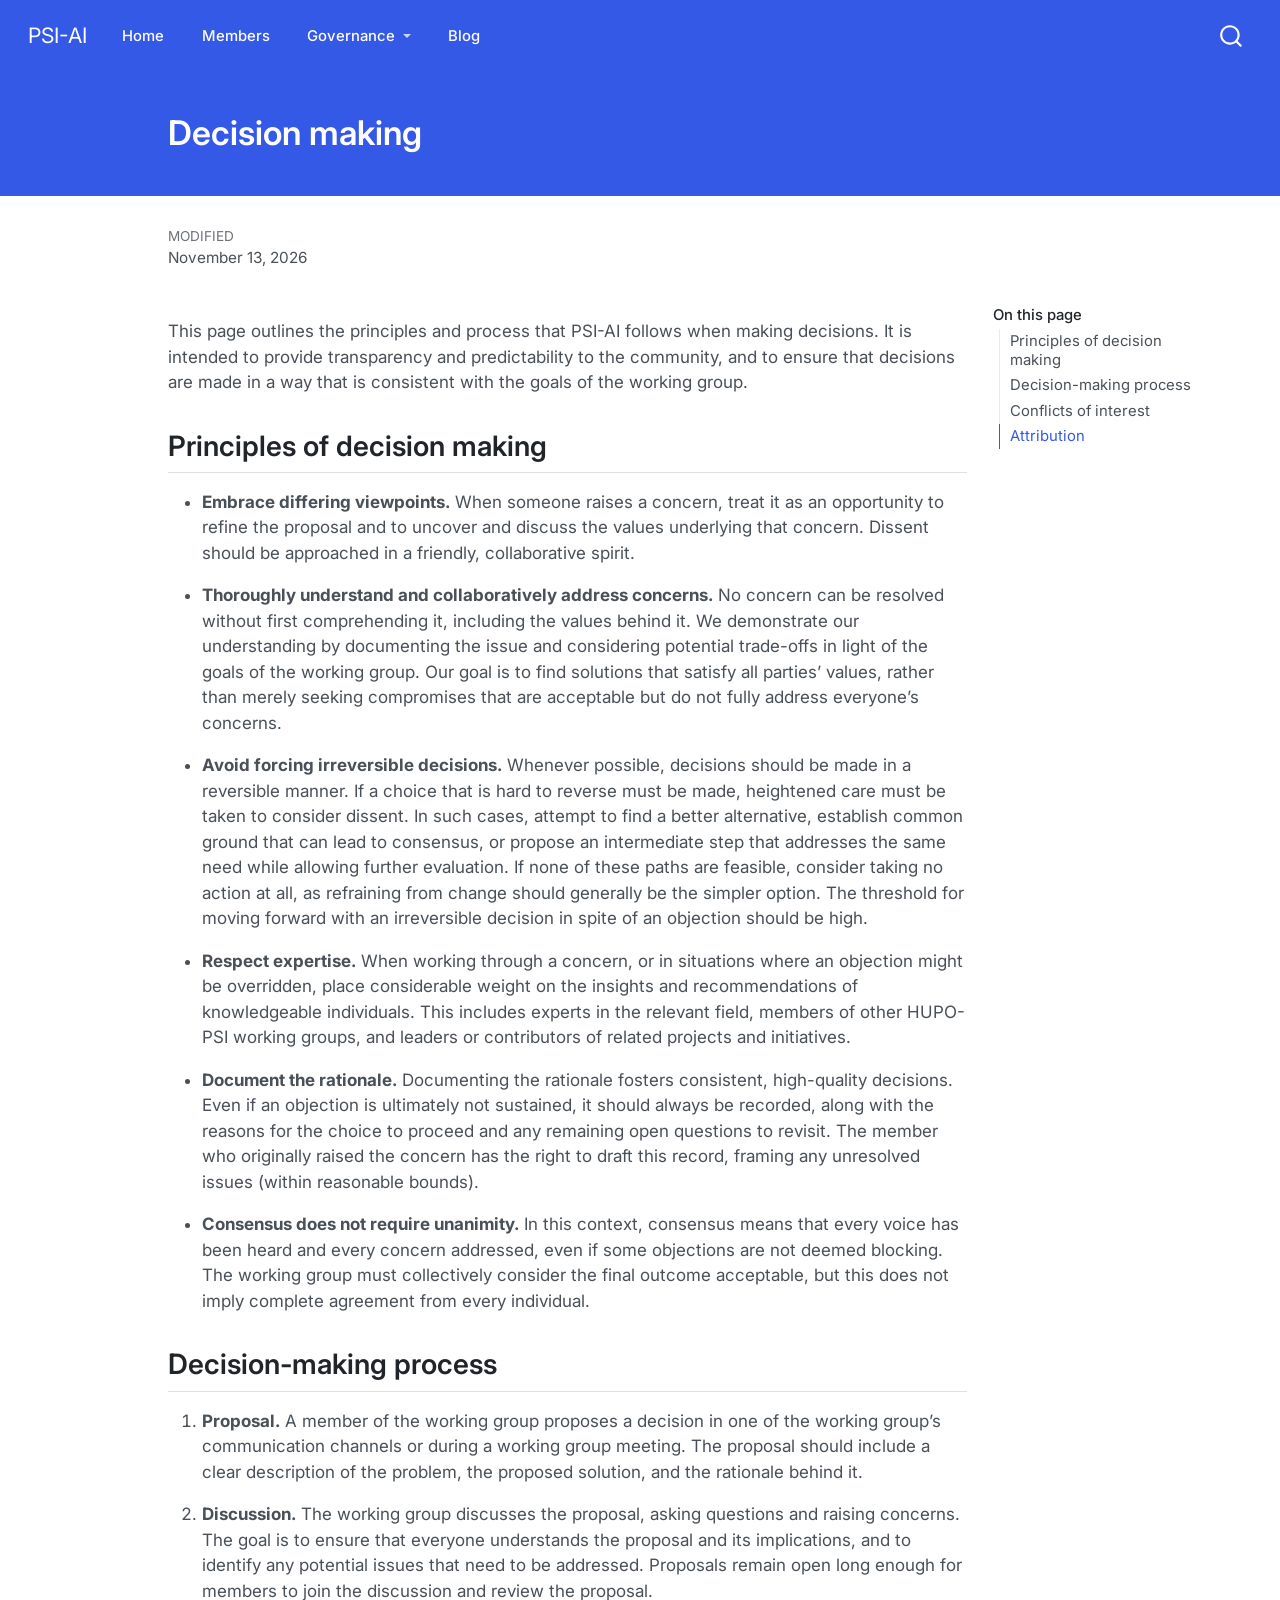
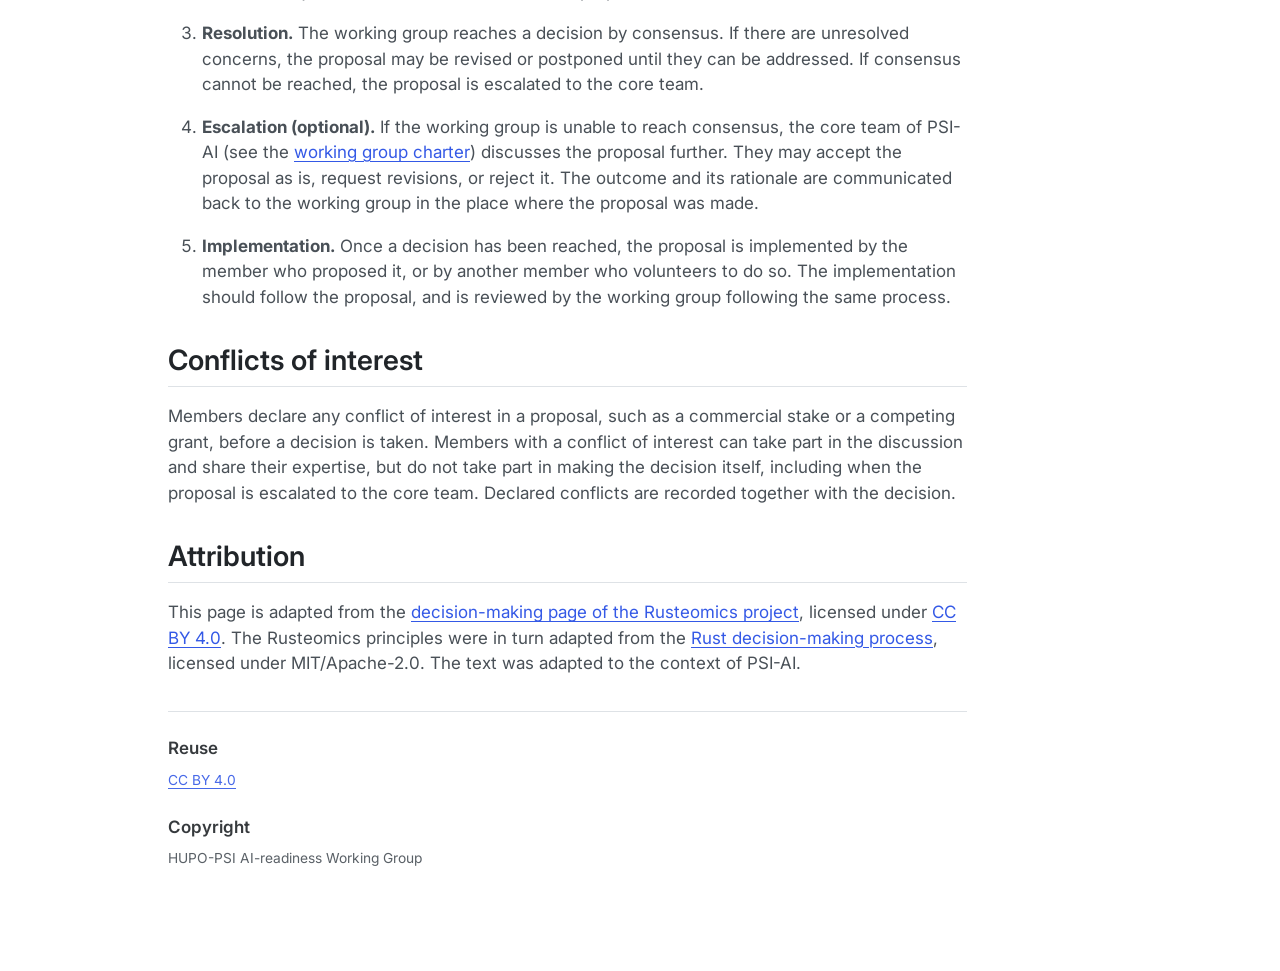
<file: governance/decision-making/index.html>
<!DOCTYPE html>
<html xmlns="http://www.w3.org/1999/xhtml" lang="en-US" xml:lang="en-US" dir="ltr"><head>

<meta charset="utf-8">
<meta name="generator" content="quarto-1.11.9">

<meta name="viewport" content="width=device-width, initial-scale=1.0, user-scalable=yes">


<title>Decision making – PSI-AI</title>
<style>
/* Default styles provided by pandoc.
** See https://pandoc.org/MANUAL.html#variables-for-html for config info.
*/
span.smallcaps{font-variant: small-caps;}
div.columns{display: flex; gap: 1.5em;}
div.column{flex: auto;}
@media screen {
div.columns{gap: min(4vw, 1.5em);}
div.column{overflow-x: auto;}
}
div.hanging-indent{margin-left: 1.5em; text-indent: -1.5em;}
ul.task-list{list-style: none;}
ul.task-list li input[type="checkbox"] {
  width: 0.8em;
  margin: 0 0.8em 0.2em -1em; /* quarto-specific, see https://github.com/quarto-dev/quarto-cli/issues/4556 */ 
  vertical-align: middle;
}
</style>


<script src="../../site_libs/quarto-nav/quarto-nav.js"></script>
<script src="../../site_libs/quarto-nav/headroom.min.js"></script>
<script src="../../site_libs/clipboard/clipboard.min.js"></script>
<script src="../../site_libs/quarto-search/autocomplete.umd.js"></script>
<script src="../../site_libs/quarto-search/fuse.min.js"></script>
<script src="../../site_libs/quarto-search/quarto-search.js"></script>
<meta name="quarto:offset" content="../../">
<script src="../../site_libs/quarto-html/quarto.js" type="module"></script>
<script src="../../site_libs/quarto-html/tabsets/tabsets.js" type="module"></script>
<script src="../../site_libs/quarto-html/scrollable-regions/scrollable-regions.js" type="module"></script>
<script src="../../site_libs/quarto-html/popper.min.js"></script>
<script src="../../site_libs/quarto-html/tippy.umd.min.js"></script>
<script src="../../site_libs/quarto-html/anchor.min.js"></script>
<link href="../../site_libs/quarto-html/tippy.css" rel="stylesheet">
<link href="../../site_libs/quarto-html/quarto-syntax-highlighting-63b5708e65d6cd79cd7618c58d0c21e7.css" rel="stylesheet" id="quarto-text-highlighting-styles">
<script src="../../site_libs/bootstrap/bootstrap.min.js"></script>
<link href="../../site_libs/bootstrap/bootstrap-icons.css" rel="stylesheet">
<link href="../../site_libs/bootstrap/bootstrap-047ef912dbded54fc41bc45e819efc8d.min.css" rel="stylesheet" append-hash="true" id="quarto-bootstrap" data-mode="light">
<script id="quarto-search-options" type="application/json">{
  "location": "navbar",
  "copy-button": false,
  "collapse-after": 3,
  "panel-placement": "end",
  "type": "overlay",
  "limit": 50,
  "keyboard-shortcut": [
    "f",
    "/",
    "s"
  ],
  "show-item-context": false,
  "language": {
    "search-no-results-text": "No results",
    "search-matching-documents-text": "matching documents",
    "search-copy-link-title": "Copy link to search",
    "search-hide-matches-text": "Hide additional matches",
    "search-more-match-text": "more match in this document",
    "search-more-matches-text": "more matches in this document",
    "search-clear-button-title": "Clear",
    "search-text-placeholder": "",
    "search-detached-cancel-button-title": "Cancel",
    "search-submit-button-title": "Submit",
    "search-label": "Search"
  }
}</script>
<style>html{ scroll-behavior: smooth; }</style>
<script defer="" src="https://umami.compomics.com/script.js" data-website-id="16eced73-6978-4fad-ad98-ce3940e1f935"></script>


<link rel="stylesheet" href="../../styles.css">
<meta property="og:title" content="Decision making – PSI-AI">
<meta property="og:description" content="HUPO-PSI AI-readiness Working Group">
<meta property="og:site_name" content="PSI-AI">
<meta property="og:locale" content="en_US">
</head>

<body class="nav-fixed quarto-light"><a id="quarto-skip-link" class="visually-hidden-focusable" href="#quarto-document-content">Skip to main content</a>

<div id="quarto-search-results"></div>
  <header id="quarto-header" class="headroom fixed-top quarto-banner">
    <nav class="navbar navbar-expand-lg " data-bs-theme="dark" aria-label="Site">
      <div class="navbar-container container-fluid">
      <div class="navbar-brand-container mx-auto">
    <a class="navbar-brand" href="../../index.html">
    <span class="navbar-title">PSI-AI</span>
    </a>
  </div>
          <button class="navbar-toggler" type="button" data-bs-toggle="collapse" data-bs-target="#navbarCollapse" aria-controls="navbarCollapse" aria-expanded="false" aria-label="Toggle navigation" onclick="if (window.quartoToggleHeadroom) { window.quartoToggleHeadroom(); }">
  <span class="navbar-toggler-icon"></span>
</button>
          <div class="collapse navbar-collapse" id="navbarCollapse">
            <ul class="navbar-nav navbar-nav-scroll me-auto">
  <li class="nav-item">
    <a class="nav-link" href="../../index.html"> 
<span class="menu-text">Home</span></a>
  </li>  
  <li class="nav-item">
    <a class="nav-link" href="../../members/index.html"> 
<span class="menu-text">Members</span></a>
  </li>  
  <li class="nav-item dropdown ">
    <a class="nav-link dropdown-toggle" href="#" id="nav-menu-governance" role="link" data-bs-toggle="dropdown" aria-expanded="false">
 <span class="menu-text">Governance</span>
    </a>
    <ul class="dropdown-menu" aria-labelledby="nav-menu-governance">    
        <li>
    <a class="dropdown-item" href="../../governance/charter/index.html">
 <span class="dropdown-text">Charter</span></a>
  </li>  
        <li>
    <a class="dropdown-item" href="../../governance/code-of-conduct/index.html">
 <span class="dropdown-text">Code of conduct</span></a>
  </li>  
        <li>
    <a class="dropdown-item" href="../../governance/decision-making/index.html">
 <span class="dropdown-text">Decision making</span></a>
  </li>  
    </ul>
  </li>
  <li class="nav-item">
    <a class="nav-link" href="../../blog/index.html"> 
<span class="menu-text">Blog</span></a>
  </li>  
</ul>
          </div> <!-- /navcollapse -->
            <div class="quarto-navbar-tools">
</div>
            <div id="quarto-search" class="" title="Search"></div>
      </div> <!-- /container-fluid -->
    </nav>
</header>
<!-- content -->
<header id="title-block-header" class="quarto-title-block default page-columns page-full">
  <div class="quarto-title-banner page-columns page-full">
    <div class="quarto-title column-body">
      <h1 class="title">Decision making</h1>
                      </div>
  </div>
    
  
  <div class="quarto-title-meta">

      
    
      <div>
      <div class="quarto-title-meta-heading">Modified</div>
      <div class="quarto-title-meta-contents">
        <p class="date-modified">November 13, 2026</p>
      </div>
    </div>
      
    </div>
    
  
  </header><div id="quarto-content" class="quarto-container page-columns page-rows-contents page-layout-article page-navbar">
<!-- sidebar -->
<!-- margin-sidebar -->
    <div id="quarto-margin-sidebar" class="sidebar margin-sidebar">
        <nav id="TOC" role="doc-toc" aria-labelledby="toc-title" class="toc-active">
    <h2 id="toc-title">On this page</h2>
   
  <ul>
  <li><a href="#principles-of-decision-making" id="toc-principles-of-decision-making" class="nav-link active" data-scroll-target="#principles-of-decision-making">Principles of decision making</a></li>
  <li><a href="#decision-making-process" id="toc-decision-making-process" class="nav-link" data-scroll-target="#decision-making-process">Decision-making process</a></li>
  <li><a href="#conflicts-of-interest" id="toc-conflicts-of-interest" class="nav-link" data-scroll-target="#conflicts-of-interest">Conflicts of interest</a></li>
  <li><a href="#attribution" id="toc-attribution" class="nav-link" data-scroll-target="#attribution">Attribution</a></li>
  </ul>
</nav>
    </div>
<!-- main -->
<main class="content quarto-banner-title-block" id="quarto-document-content" tabindex="-1">





<p>This page outlines the principles and process that PSI-AI follows when making decisions. It is intended to provide transparency and predictability to the community, and to ensure that decisions are made in a way that is consistent with the goals of the working group.</p>
<section id="principles-of-decision-making" class="level2">
<h2 class="anchored" data-anchor-id="principles-of-decision-making">Principles of decision making</h2>
<ul>
<li><p><strong>Embrace differing viewpoints.</strong> When someone raises a concern, treat it as an opportunity to refine the proposal and to uncover and discuss the values underlying that concern. Dissent should be approached in a friendly, collaborative spirit.</p></li>
<li><p><strong>Thoroughly understand and collaboratively address concerns.</strong> No concern can be resolved without first comprehending it, including the values behind it. We demonstrate our understanding by documenting the issue and considering potential trade-offs in light of the goals of the working group. Our goal is to find solutions that satisfy all parties’ values, rather than merely seeking compromises that are acceptable but do not fully address everyone’s concerns.</p></li>
<li><p><strong>Avoid forcing irreversible decisions.</strong> Whenever possible, decisions should be made in a reversible manner. If a choice that is hard to reverse must be made, heightened care must be taken to consider dissent. In such cases, attempt to find a better alternative, establish common ground that can lead to consensus, or propose an intermediate step that addresses the same need while allowing further evaluation. If none of these paths are feasible, consider taking no action at all, as refraining from change should generally be the simpler option. The threshold for moving forward with an irreversible decision in spite of an objection should be high.</p></li>
<li><p><strong>Respect expertise.</strong> When working through a concern, or in situations where an objection might be overridden, place considerable weight on the insights and recommendations of knowledgeable individuals. This includes experts in the relevant field, members of other HUPO-PSI working groups, and leaders or contributors of related projects and initiatives.</p></li>
<li><p><strong>Document the rationale.</strong> Documenting the rationale fosters consistent, high-quality decisions. Even if an objection is ultimately not sustained, it should always be recorded, along with the reasons for the choice to proceed and any remaining open questions to revisit. The member who originally raised the concern has the right to draft this record, framing any unresolved issues (within reasonable bounds).</p></li>
<li><p><strong>Consensus does not require unanimity.</strong> In this context, consensus means that every voice has been heard and every concern addressed, even if some objections are not deemed blocking. The working group must collectively consider the final outcome acceptable, but this does not imply complete agreement from every individual.</p></li>
</ul>
</section>
<section id="decision-making-process" class="level2">
<h2 class="anchored" data-anchor-id="decision-making-process">Decision-making process</h2>
<ol type="1">
<li><p><strong>Proposal.</strong> A member of the working group proposes a decision in one of the working group’s communication channels or during a working group meeting. The proposal should include a clear description of the problem, the proposed solution, and the rationale behind it.</p></li>
<li><p><strong>Discussion.</strong> The working group discusses the proposal, asking questions and raising concerns. The goal is to ensure that everyone understands the proposal and its implications, and to identify any potential issues that need to be addressed. Proposals remain open long enough for members to join the discussion and review the proposal.</p></li>
<li><p><strong>Resolution.</strong> The working group reaches a decision by consensus. If there are unresolved concerns, the proposal may be revised or postponed until they can be addressed. If consensus cannot be reached, the proposal is escalated to the core team.</p></li>
<li><p><strong>Escalation (optional).</strong> If the working group is unable to reach consensus, the core team of PSI-AI (see the <a href="../../governance/charter/index.html">working group charter</a>) discusses the proposal further. They may accept the proposal as is, request revisions, or reject it. The outcome and its rationale are communicated back to the working group in the place where the proposal was made.</p></li>
<li><p><strong>Implementation.</strong> Once a decision has been reached, the proposal is implemented by the member who proposed it, or by another member who volunteers to do so. The implementation should follow the proposal, and is reviewed by the working group following the same process.</p></li>
</ol>
</section>
<section id="conflicts-of-interest" class="level2">
<h2 class="anchored" data-anchor-id="conflicts-of-interest">Conflicts of interest</h2>
<p>Members declare any conflict of interest in a proposal, such as a commercial stake or a competing grant, before a decision is taken. Members with a conflict of interest can take part in the discussion and share their expertise, but do not take part in making the decision itself, including when the proposal is escalated to the core team. Declared conflicts are recorded together with the decision.</p>
</section>
<section id="attribution" class="level2">
<h2 class="anchored" data-anchor-id="attribution">Attribution</h2>
<p>This page is adapted from the <a href="https://github.com/rusteomics/rusteomics.github.io/blob/main/src/organization/decision-making.md">decision-making page of the Rusteomics project</a>, licensed under <a href="https://creativecommons.org/licenses/by/4.0/">CC BY 4.0</a>. The Rusteomics principles were in turn adapted from the <a href="https://github.com/rust-lang/lang-team/blob/401f90116f28f07fd7c4680869add68f71441a2a/src/decision_process.md">Rust decision-making process</a>, licensed under MIT/Apache-2.0. The text was adapted to the context of PSI-AI.</p>


</section>

<div id="quarto-appendix" class="default"><section class="quarto-appendix-contents" id="quarto-reuse"><h2 class="anchored quarto-appendix-heading">Reuse</h2><div class="quarto-appendix-contents"><div><a rel="license" href="https://creativecommons.org/licenses/by/4.0/deed.en_us">CC BY 4.0</a></div></div></section><section class="quarto-appendix-contents" id="quarto-copyright"><h2 class="anchored quarto-appendix-heading">Copyright</h2><div class="quarto-appendix-contents"><div>HUPO-PSI AI-readiness Working Group</div></div></section></div></main> <!-- /main -->
<script id="quarto-html-after-body" type="application/javascript">
  window.document.addEventListener("DOMContentLoaded", function (event) {
    const icon = "";
    const anchorJS = new window.AnchorJS();
    anchorJS.options = {
      placement: 'right',
      icon: icon
    };
    anchorJS.add('.anchored');
    const isCodeAnnotation = (el) => {
      for (const clz of el.classList) {
        if (clz.startsWith('code-annotation-')) {                     
          return true;
        }
      }
      return false;
    }
    const onCopySuccess = function(e) {
      // button target
      const button = e.trigger;
      // don't keep focus
      button.blur();
      // flash "checked"
      button.classList.add('code-copy-button-checked');
      var currentTitle = button.getAttribute("title");
      button.setAttribute("title", "Copied!");
      let tooltip;
      if (window.bootstrap) {
        button.setAttribute("data-bs-toggle", "tooltip");
        button.setAttribute("data-bs-placement", "left");
        button.setAttribute("data-bs-title", "Copied!");
        tooltip = new bootstrap.Tooltip(button, 
          { trigger: "manual", 
            customClass: "code-copy-button-tooltip",
            offset: [0, -8]});
        tooltip.show();    
      }
      setTimeout(function() {
        if (tooltip) {
          tooltip.hide();
          button.removeAttribute("data-bs-title");
          button.removeAttribute("data-bs-toggle");
          button.removeAttribute("data-bs-placement");
        }
        button.setAttribute("title", currentTitle);
        button.classList.remove('code-copy-button-checked');
      }, 1000);
      // clear code selection
      e.clearSelection();
    }
    const getTextToCopy = function(trigger) {
      const outerScaffold = trigger.parentElement.cloneNode(true);
      const codeEl = outerScaffold.querySelector('code');
      for (const childEl of codeEl.children) {
        if (isCodeAnnotation(childEl)) {
          childEl.remove();
        }
      }
      return codeEl.innerText;
    }
    const clipboard = new window.ClipboardJS('.code-copy-button:not([data-in-quarto-modal])', {
      text: getTextToCopy
    });
    clipboard.on('success', onCopySuccess);
    if (window.document.getElementById('quarto-embedded-source-code-modal')) {
      const clipboardModal = new window.ClipboardJS('.code-copy-button[data-in-quarto-modal]', {
        text: getTextToCopy,
        container: window.document.getElementById('quarto-embedded-source-code-modal')
      });
      clipboardModal.on('success', onCopySuccess);
    }
      var localhostRegex = new RegExp(/^(?:http|https):\/\/localhost\:?[0-9]*\//);
      var mailtoRegex = new RegExp(/^mailto:/);
        var filterRegex = new RegExp("https:\/\/www\.psi-ai\.org");
      const newWindowLabel = "(opens in a new tab)";
      const newWindowNoteId = "quarto-ext-newwindow-label";
      // Links reference one hidden label through aria-describedby, so the
      // announcement never changes their accessible name.
      var describeNewWindow = (link) => {
        if (!window.document.getElementById(newWindowNoteId)) {
          var newWindowNote = window.document.createElement("span");
          newWindowNote.id = newWindowNoteId;
          newWindowNote.hidden = true;
          newWindowNote.textContent = newWindowLabel;
          window.document.body.appendChild(newWindowNote);
        }
        var describedBy = (link.getAttribute("aria-describedby") || "").split(/\s+/).filter(Boolean);
        if (!describedBy.includes(newWindowNoteId)) {
          describedBy.push(newWindowNoteId);
          link.setAttribute("aria-describedby", describedBy.join(" "));
        }
      }
      var isInternal = (href) => {
          return filterRegex.test(href) || localhostRegex.test(href) || mailtoRegex.test(href);
      }
      // Inspect non-navigation links and adorn them if external
      window.quartoDecorateExternalLinks = function (root) {
     var links = (root || window.document).querySelectorAll('a[href]:not(.nav-link):not(.navbar-brand):not(.toc-action):not(.sidebar-link):not(.sidebar-item-toggle):not(.pagination-link):not(.no-external):not([aria-hidden]):not(.dropdown-item):not(.quarto-navigation-tool):not(.about-link)');
      for (var i=0; i<links.length; i++) {
        const link = links[i];
        if (!isInternal(link.href)) {
          // undo the damage that might have been done by quarto-nav.js in the case of
          // links that we want to consider external
          if (link.dataset.originalHref !== undefined) {
            link.href = link.dataset.originalHref;
          }
            // target, if specified
            link.setAttribute("target", "_blank");
            if (link.getAttribute("rel") === null) {
              link.setAttribute("rel", "noopener");
            }
            describeNewWindow(link);
          if (!link.classList.contains('no-external-icon')) {
          }
        }
      }
      };
      window.quartoDecorateExternalLinks(window.document);
    // Esc closes the popup (WCAG 1.4.13) and focus leaving both trigger and
    // popup closes it (WCAG 2.4.11); tippy handles neither for interactive popups.
    const hideOnEscAndFocusOut = {
      name: 'hideOnEscAndFocusOut',
      defaultValue: true,
      fn(instance) {
        const dismiss = () => {
          // A show scheduled by the trigger delay would otherwise reopen it
          instance.clearDelayTimeouts();
          instance.hide();
        };
        const onKeyDown = (event) => {
          if (event.key !== 'Escape') {
            return;
          }
          // Keep Esc from also reaching page handlers (e.g. reveal.js overview),
          // except an open reveal.js slide menu, which Esc should close too.
          // The menu handles keys only when its keyboard option is on.
          const menuHandlesEsc = window.Reveal?.getPlugin?.('menu')?.isOpen() &&
            window.Reveal.getConfig().menu?.keyboard !== false;
          if (!menuHandlesEsc) {
            event.stopPropagation();
          }
          if (instance.popper.contains(window.document.activeElement)) {
            // Disabled while refocusing so the focus trigger does not reopen it
            instance.disable();
            instance.reference.focus();
            instance.enable();
          }
          dismiss();
        };
        const onFocusOut = (event) => {
          const target = event.relatedTarget;
          if (target && !instance.reference.contains(target) &&
              !instance.popper.contains(target)) {
            dismiss();
          }
        };
        // On the trigger too: a click trigger (code-annotations: select) has no
        // blur handling. Attached for the instance's lifetime so leaving the
        // trigger also cancels a show still pending on the trigger delay.
        instance.reference.addEventListener('focusout', onFocusOut);
        return {
          onShow() {
            window.document.addEventListener('keydown', onKeyDown, true);
            instance.popper.addEventListener('focusout', onFocusOut);
          },
          onHide() {
            window.document.removeEventListener('keydown', onKeyDown, true);
            instance.popper.removeEventListener('focusout', onFocusOut);
          },
          onDestroy() {
            instance.reference.removeEventListener('focusout', onFocusOut);
          },
        };
      },
    };
    function tippyHover(el, contentFn, onTriggerFn, onUntriggerFn) {
      const config = {
        allowHTML: true,
        maxWidth: 500,
        delay: 100,
        arrow: false,
        appendTo: function(el) {
            return el.parentElement;
        },
        interactive: true,
        interactiveBorder: 10,
        theme: 'quarto',
        placement: 'bottom-start',
        plugins: [hideOnEscAndFocusOut],
      };
      if (contentFn) {
        config.content = contentFn;
      }
      if (onTriggerFn) {
        config.onTrigger = onTriggerFn;
      }
      if (onUntriggerFn) {
        config.onUntrigger = onUntriggerFn;
      }
      window.tippy(el, config); 
    }
    const noterefs = window.document.querySelectorAll('a[role="doc-noteref"]');
    for (var i=0; i<noterefs.length; i++) {
      const ref = noterefs[i];
      tippyHover(ref, function() {
        // use id or data attribute instead here
        let href = ref.getAttribute('data-footnote-href') || ref.getAttribute('href');
        try { href = new URL(href).hash; } catch {}
        const id = href.replace(/^#\/?/, "");
        const note = window.document.getElementById(id);
        if (note) {
          return note.innerHTML;
        } else {
          return "";
        }
      });
    }
    const xrefs = window.document.querySelectorAll('a.quarto-xref');
    const processXRef = (id, note) => {
      // Strip column container classes
      const stripColumnClz = (el) => {
        el.classList.remove("page-full", "page-columns");
        if (el.children) {
          for (const child of el.children) {
            stripColumnClz(child);
          }
        }
      }
      stripColumnClz(note)
      if (id === null || id.startsWith('sec-')) {
        // Special case sections, only their first couple elements
        const container = document.createElement("div");
        if (note.children && note.children.length > 2) {
          container.appendChild(note.children[0].cloneNode(true));
          for (let i = 1; i < note.children.length; i++) {
            const child = note.children[i];
            if (child.tagName === "P" && child.innerText === "") {
              continue;
            } else {
              container.appendChild(child.cloneNode(true));
              break;
            }
          }
          if (window.Quarto?.typesetMath) {
            window.Quarto.typesetMath(container);
          }
          return container.innerHTML
        } else {
          if (window.Quarto?.typesetMath) {
            window.Quarto.typesetMath(note);
          }
          return note.innerHTML;
        }
      } else {
        // Remove any anchor links if they are present
        const anchorLink = note.querySelector('a.anchorjs-link');
        if (anchorLink) {
          anchorLink.remove();
        }
        if (window.Quarto?.typesetMath) {
          window.Quarto.typesetMath(note);
        }
        if (note.classList.contains("callout")) {
          return note.outerHTML;
        } else {
          return note.innerHTML;
        }
      }
    }
    for (var i=0; i<xrefs.length; i++) {
      const xref = xrefs[i];
      tippyHover(xref, undefined, function(instance) {
        instance.disable();
        let url = xref.getAttribute('href');
        let hash = undefined; 
        if (url.startsWith('#')) {
          hash = url;
        } else {
          try { hash = new URL(url).hash; } catch {}
        }
        if (hash) {
          const id = hash.replace(/^#\/?/, "");
          const note = window.document.getElementById(id);
          if (note !== null) {
            try {
              const html = processXRef(id, note.cloneNode(true));
              instance.setContent(html);
            } finally {
              instance.enable();
              instance.show();
            }
          } else {
            // See if we can fetch this
            fetch(url.split('#')[0])
            .then(res => res.text())
            .then(html => {
              const parser = new DOMParser();
              const htmlDoc = parser.parseFromString(html, "text/html");
              const note = htmlDoc.getElementById(id);
              if (note !== null) {
                const html = processXRef(id, note);
                instance.setContent(html);
              } 
            }).finally(() => {
              instance.enable();
              instance.show();
            });
          }
        } else {
          // See if we can fetch a full url (with no hash to target)
          // This is a special case and we should probably do some content thinning / targeting
          fetch(url)
          .then(res => res.text())
          .then(html => {
            const parser = new DOMParser();
            const htmlDoc = parser.parseFromString(html, "text/html");
            const note = htmlDoc.querySelector('main.content');
            if (note !== null) {
              // This should only happen for chapter cross references
              // (since there is no id in the URL)
              // remove the first header
              if (note.children.length > 0 && note.children[0].tagName === "HEADER") {
                note.children[0].remove();
              }
              const html = processXRef(null, note);
              instance.setContent(html);
            } 
          }).finally(() => {
            instance.enable();
            instance.show();
          });
        }
      }, function(instance) {
      });
    }
        let selectedAnnoteEl;
        const selectorForAnnotation = ( cell, annotation) => {
          let cellAttr = 'data-code-cell="' + cell + '"';
          let lineAttr = 'data-code-annotation="' +  annotation + '"';
          const selector = 'span[' + cellAttr + '][' + lineAttr + ']';
          return selector;
        }
        const selectCodeLines = (annoteEl) => {
          const doc = window.document;
          const targetCell = annoteEl.getAttribute("data-target-cell");
          const targetAnnotation = annoteEl.getAttribute("data-target-annotation");
          const annoteSpan = window.document.querySelector(selectorForAnnotation(targetCell, targetAnnotation));
          const lines = annoteSpan.getAttribute("data-code-lines").split(",");
          const lineIds = lines.map((line) => {
            return targetCell + "-" + line;
          })
          // Each band is positioned against its own containing block, which is
          // not the offsetParent of the lines, so place it from client rects.
          const placeBand = (band, firstEl, lastEl, codeBlock) => {
            const container = band.offsetParent;
            if (container === null) {
              return;
            }
            const containerRect = container.getBoundingClientRect();
            // Reveal.js scales slides with a transform, so convert client
            // pixels back to the CSS pixels of the container.
            const scale = containerRect.height / container.offsetHeight || 1;
            const firstRect = firstEl.getBoundingClientRect();
            const lastRect = lastEl.getBoundingClientRect();
            const top = (firstRect.top - containerRect.top) / scale - container.clientTop + container.scrollTop;
            const height = (lastRect.bottom - firstRect.top) / scale;
            band.style.top = top - 2 + "px";
            band.style.height = height + 4 + "px";
            if (codeBlock) {
              // Without the copy button wrapper, the containing block is wider
              // than the code block, so span the code block explicitly.
              const blockRect = codeBlock.getBoundingClientRect();
              band.style.left = (blockRect.left - containerRect.left) / scale - container.clientLeft + container.scrollLeft + "px";
              band.style.width = blockRect.width / scale + "px";
            }
          };
          if (lineIds.length > 0) {
            const el = window.document.getElementById(lineIds[0]);
            const lastEl = window.document.getElementById(lineIds[lineIds.length - 1]);
            const parent = el.parentElement.parentElement;
            // cook up a div (if necessary) and position it
            let div = window.document.getElementById("code-annotation-line-highlight");
            if (div === null) {
              div = window.document.createElement("div");
              div.setAttribute("id", "code-annotation-line-highlight");
              div.style.position = 'absolute';
              parent.appendChild(div);
            }
            placeBand(div, el, lastEl, parent.closest("div.sourceCode") || parent);
            let gutterDiv = window.document.getElementById("code-annotation-line-highlight-gutter");
            if (gutterDiv === null) {
              gutterDiv = window.document.createElement("div");
              gutterDiv.setAttribute("id", "code-annotation-line-highlight-gutter");
              gutterDiv.style.position = 'absolute';
              const codeCell = window.document.getElementById(targetCell);
              const gutter = codeCell.querySelector('.code-annotation-gutter');
              gutter.appendChild(gutterDiv);
            }
            placeBand(gutterDiv, el, lastEl);
            selectedAnnoteEl = annoteEl;
          }
        };
        const unselectCodeLines = () => {
          const elementsIds = ["code-annotation-line-highlight", "code-annotation-line-highlight-gutter"];
          elementsIds.forEach((elId) => {
            const div = window.document.getElementById(elId);
            if (div) {
              div.remove();
            }
          });
          selectedAnnoteEl = undefined;
        };
          // Handle positioning of the toggle
      window.addEventListener(
        "resize",
        throttle(() => {
          elRect = undefined;
          if (selectedAnnoteEl) {
            selectCodeLines(selectedAnnoteEl);
          }
        }, 10)
      );
      function throttle(fn, ms) {
      let throttle = false;
      let timer;
        return (...args) => {
          if(!throttle) { // first call gets through
              fn.apply(this, args);
              throttle = true;
          } else { // all the others get throttled
              if(timer) clearTimeout(timer); // cancel #2
              timer = setTimeout(() => {
                fn.apply(this, args);
                timer = throttle = false;
              }, ms);
          }
        };
      }
        // Attach click handler to the DT
        const annoteDls = window.document.querySelectorAll('dt[data-target-cell]');
        for (const annoteDlNode of annoteDls) {
          annoteDlNode.addEventListener('click', (event) => {
            const clickedEl = event.target;
            if (clickedEl !== selectedAnnoteEl) {
              unselectCodeLines();
              const activeEl = window.document.querySelector('dt[data-target-cell].code-annotation-active');
              if (activeEl) {
                activeEl.classList.remove('code-annotation-active');
              }
              selectCodeLines(clickedEl);
              clickedEl.classList.add('code-annotation-active');
            } else {
              // Unselect the line
              unselectCodeLines();
              clickedEl.classList.remove('code-annotation-active');
            }
          });
        }
    const findCites = (el) => {
      const parentEl = el.parentElement;
      if (parentEl) {
        const cites = parentEl.dataset.cites;
        if (cites) {
          return {
            el,
            cites: cites.split(' ')
          };
        } else {
          return findCites(el.parentElement)
        }
      } else {
        return undefined;
      }
    };
    var bibliorefs = window.document.querySelectorAll('a[role="doc-biblioref"]');
    for (var i=0; i<bibliorefs.length; i++) {
      const ref = bibliorefs[i];
      const citeInfo = findCites(ref);
      if (citeInfo) {
        tippyHover(citeInfo.el, function() {
          var popup = window.document.createElement('div');
          citeInfo.cites.forEach(function(cite) {
            var citeDiv = window.document.createElement('div');
            citeDiv.classList.add('hanging-indent');
            citeDiv.classList.add('csl-entry');
            var biblioDiv = window.document.getElementById('ref-' + cite);
            if (biblioDiv) {
              citeDiv.innerHTML = biblioDiv.innerHTML;
            }
            popup.appendChild(citeDiv);
          });
          return popup.innerHTML;
        });
      }
    }
  });
  </script>
  <script type="application/javascript">
  window.quartoScrollableRegionsLabels = {"code":"Scrollable code","output":"Scrollable output"};
  </script>
</div> <!-- /content -->




<script src="../../site_libs/quarto-html/zenscroll-min.js"></script>
</body></html>
</file>
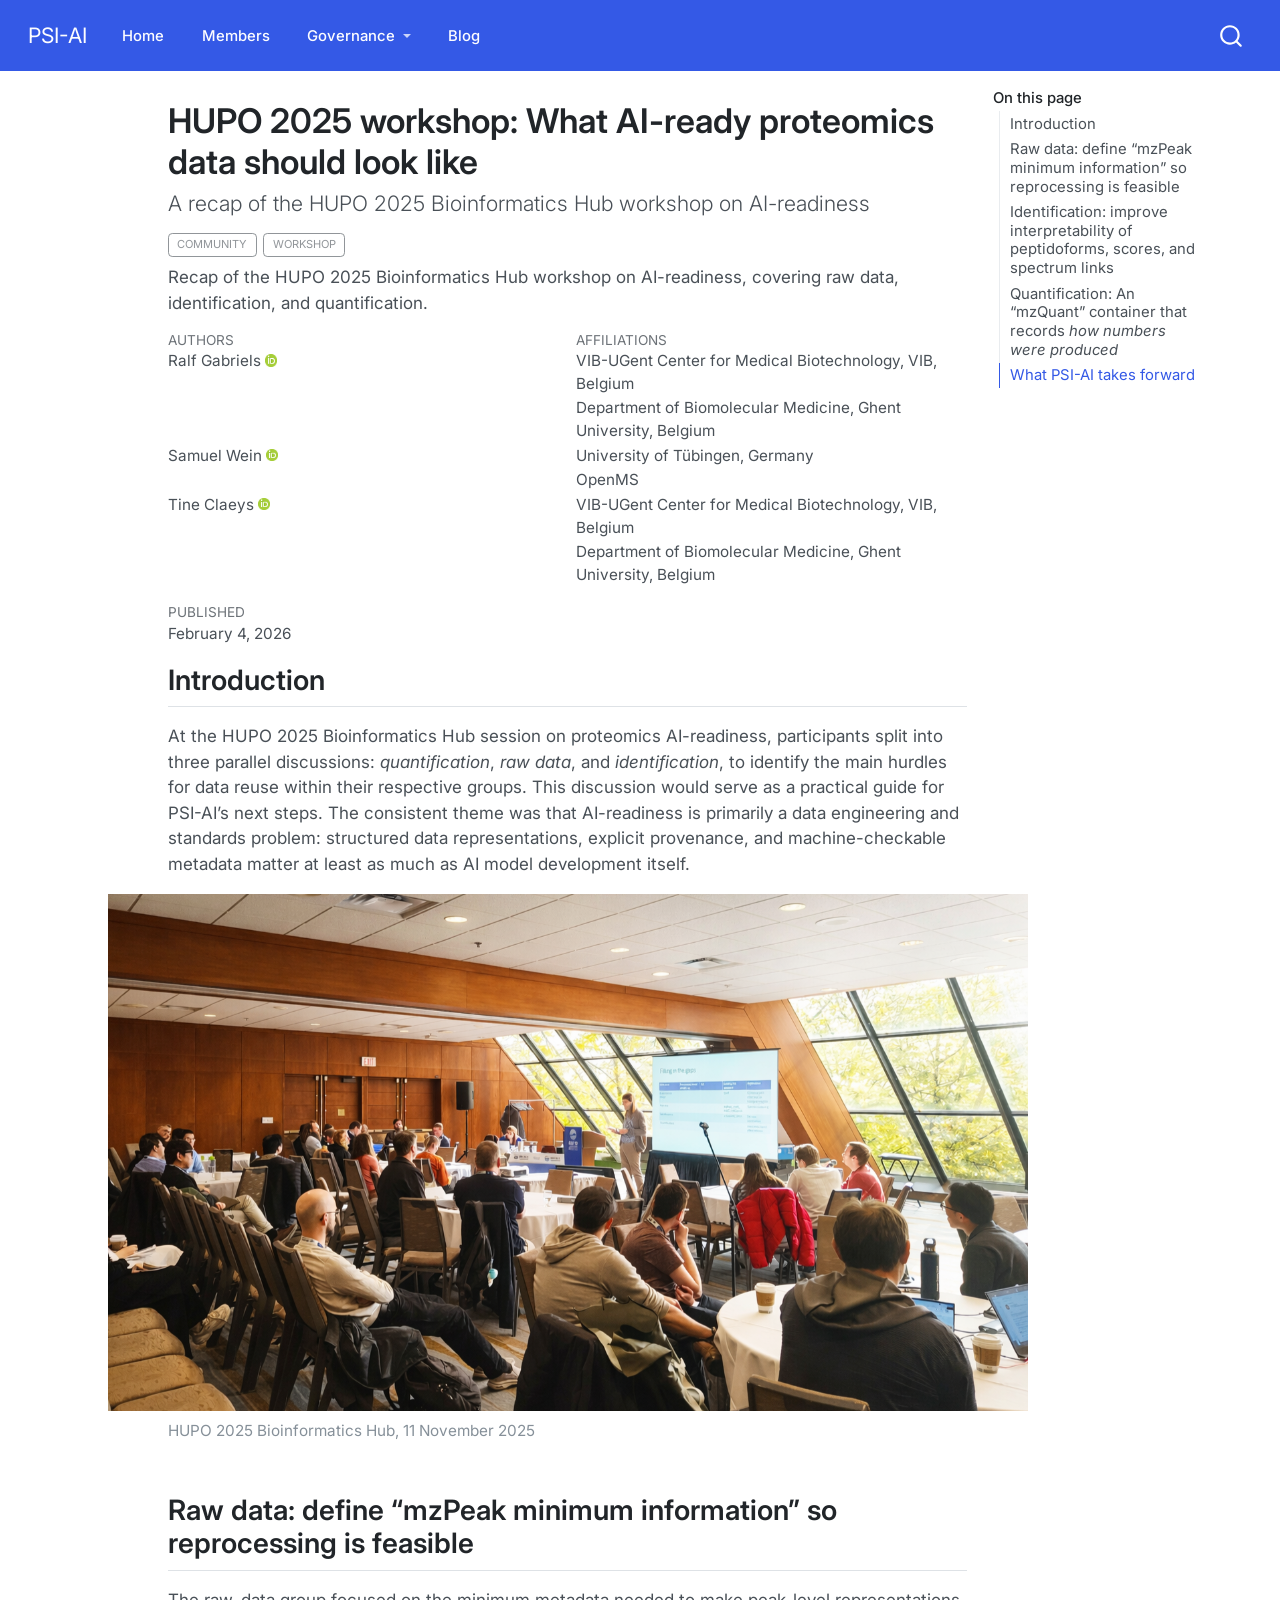
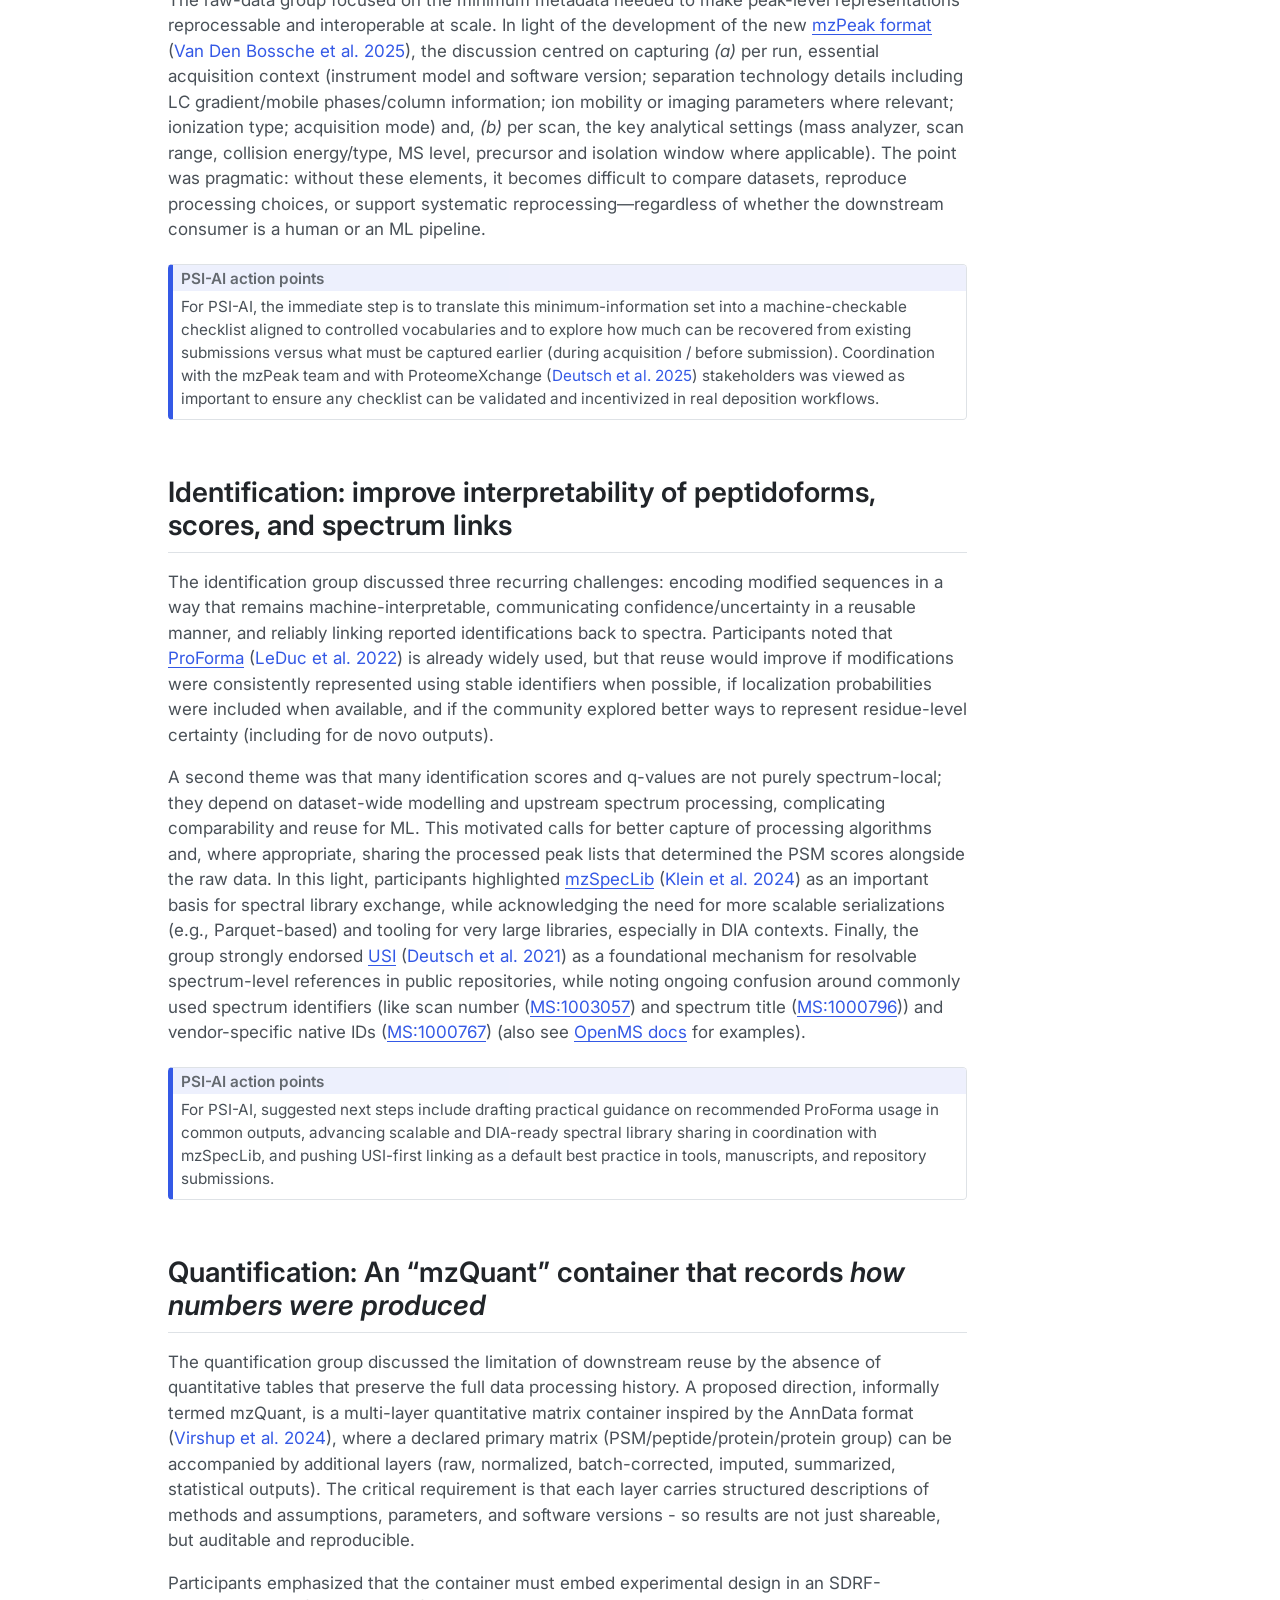
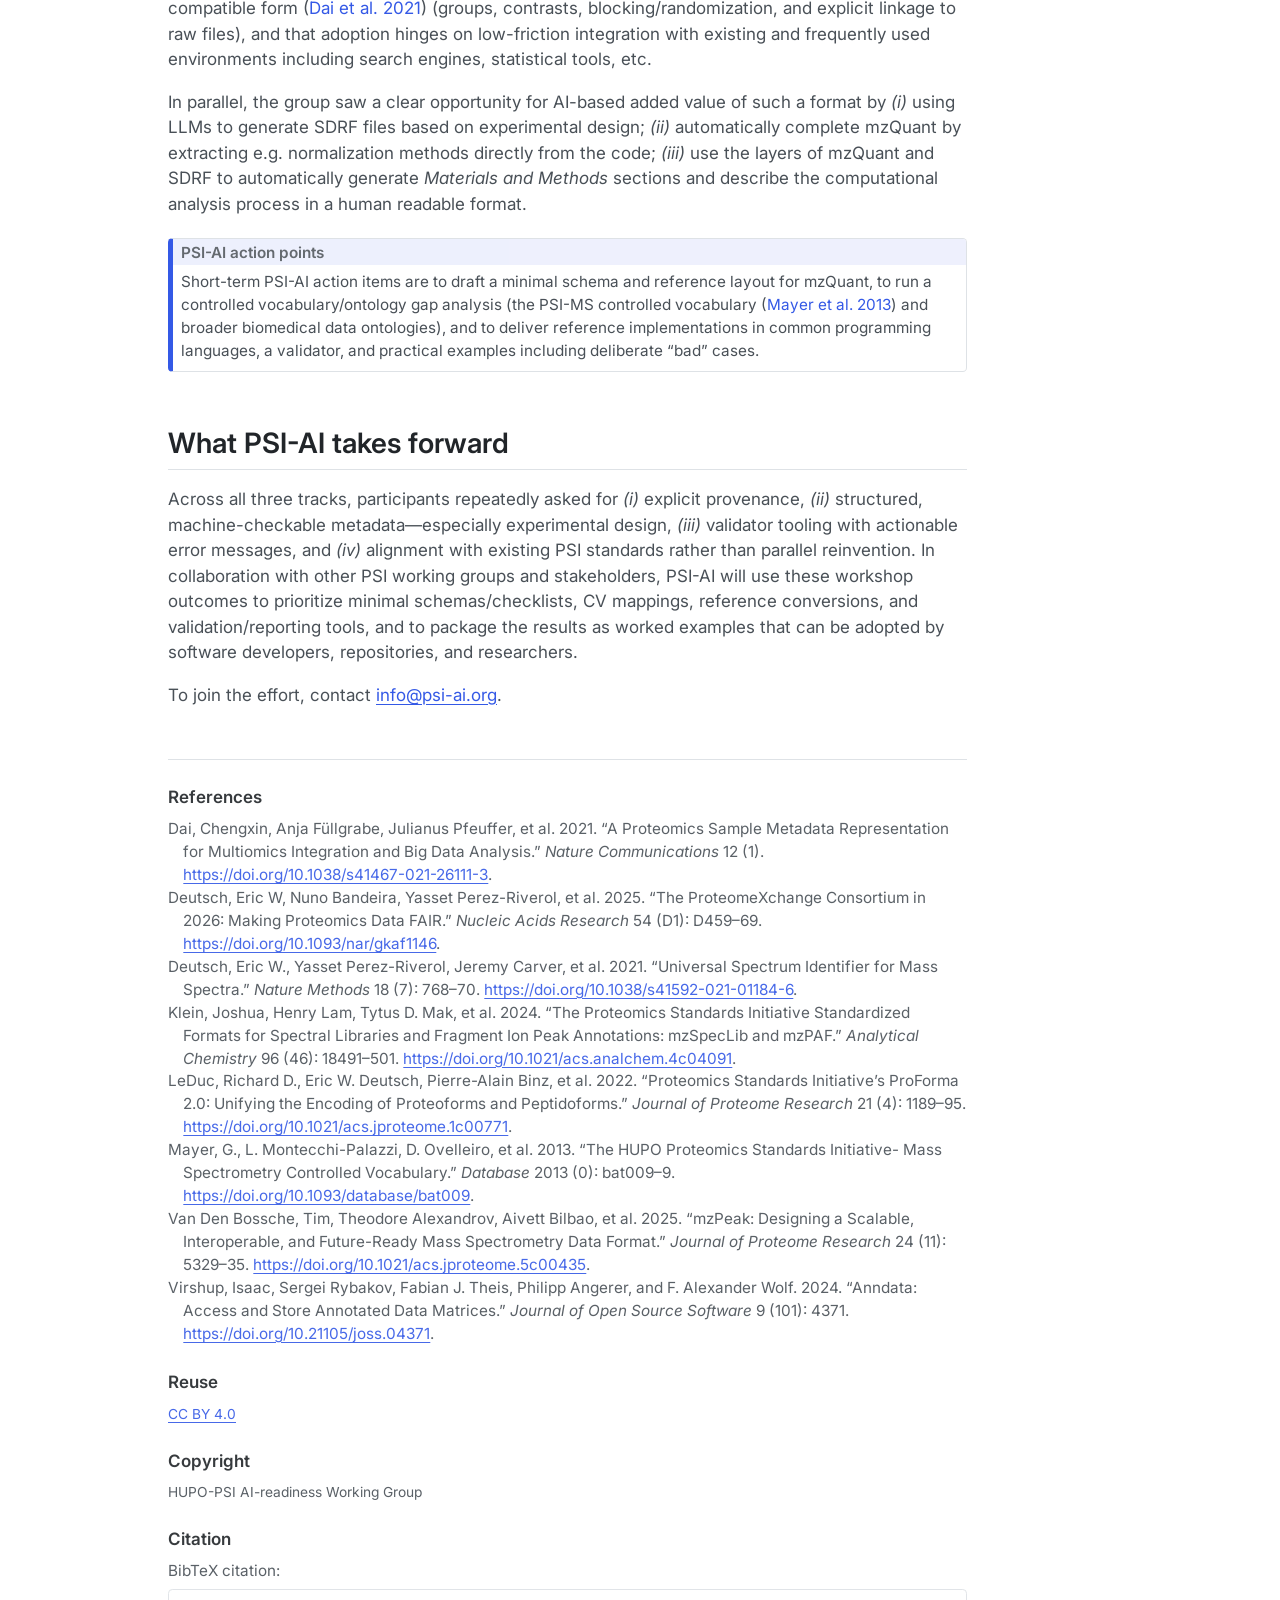
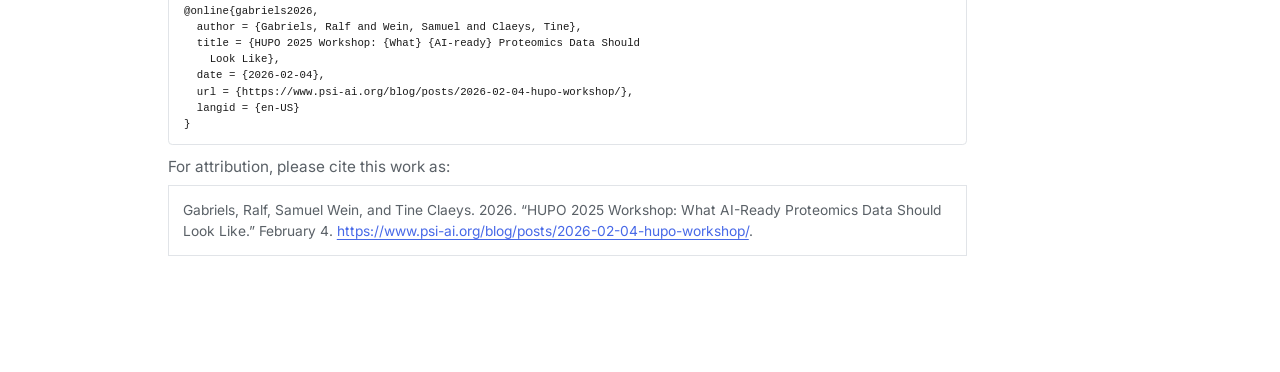
<file: blog/posts/2026-02-04-hupo-workshop/index.html>
<!DOCTYPE html>
<html xmlns="http://www.w3.org/1999/xhtml" lang="en-US" xml:lang="en-US" dir="ltr"><head>

<meta charset="utf-8">
<meta name="generator" content="quarto-1.11.9">

<meta name="viewport" content="width=device-width, initial-scale=1.0, user-scalable=yes">

<meta name="author" content="Ralf Gabriels">
<meta name="author" content="Samuel Wein">
<meta name="author" content="Tine Claeys">
<meta name="dcterms.date" content="2026-02-04">
<meta name="description" content="Recap of the HUPO 2025 Bioinformatics Hub workshop on AI-readiness, covering raw data, identification, and quantification.">

<title>HUPO 2025 workshop: What AI-ready proteomics data should look like – PSI-AI</title>
<style>
/* Default styles provided by pandoc.
** See https://pandoc.org/MANUAL.html#variables-for-html for config info.
*/
span.smallcaps{font-variant: small-caps;}
div.columns{display: flex; gap: 1.5em;}
div.column{flex: auto;}
@media screen {
div.columns{gap: min(4vw, 1.5em);}
div.column{overflow-x: auto;}
}
div.hanging-indent{margin-left: 1.5em; text-indent: -1.5em;}
ul.task-list{list-style: none;}
ul.task-list li input[type="checkbox"] {
  width: 0.8em;
  margin: 0 0.8em 0.2em -1em; /* quarto-specific, see https://github.com/quarto-dev/quarto-cli/issues/4556 */ 
  vertical-align: middle;
}
/* CSS for citations */
div.csl-bib-body { }
div.csl-entry {
  clear: both;
}
.hanging-indent div.csl-entry {
  margin-left:2em;
  text-indent:-2em;
}
div.csl-left-margin {
  min-width:2em;
  float:left;
}
div.csl-right-inline {
  margin-left:2em;
  padding-left:1em;
}
div.csl-indent {
  margin-left: 2em;
}</style>


<script src="../../../site_libs/quarto-nav/quarto-nav.js"></script>
<script src="../../../site_libs/quarto-nav/headroom.min.js"></script>
<script src="../../../site_libs/clipboard/clipboard.min.js"></script>
<script src="../../../site_libs/quarto-search/autocomplete.umd.js"></script>
<script src="../../../site_libs/quarto-search/fuse.min.js"></script>
<script src="../../../site_libs/quarto-search/quarto-search.js"></script>
<meta name="quarto:offset" content="../../../">
<script src="../../../site_libs/quarto-html/quarto.js" type="module"></script>
<script src="../../../site_libs/quarto-html/tabsets/tabsets.js" type="module"></script>
<script src="../../../site_libs/quarto-html/scrollable-regions/scrollable-regions.js" type="module"></script>
<script src="../../../site_libs/quarto-html/popper.min.js"></script>
<script src="../../../site_libs/quarto-html/tippy.umd.min.js"></script>
<script src="../../../site_libs/quarto-html/anchor.min.js"></script>
<link href="../../../site_libs/quarto-html/tippy.css" rel="stylesheet">
<link href="../../../site_libs/quarto-html/quarto-syntax-highlighting-63b5708e65d6cd79cd7618c58d0c21e7.css" rel="stylesheet" id="quarto-text-highlighting-styles">
<script src="../../../site_libs/bootstrap/bootstrap.min.js"></script>
<link href="../../../site_libs/bootstrap/bootstrap-icons.css" rel="stylesheet">
<link href="../../../site_libs/bootstrap/bootstrap-047ef912dbded54fc41bc45e819efc8d.min.css" rel="stylesheet" append-hash="true" id="quarto-bootstrap" data-mode="light">
<script id="quarto-search-options" type="application/json">{
  "location": "navbar",
  "copy-button": false,
  "collapse-after": 3,
  "panel-placement": "end",
  "type": "overlay",
  "limit": 50,
  "keyboard-shortcut": [
    "f",
    "/",
    "s"
  ],
  "show-item-context": false,
  "language": {
    "search-no-results-text": "No results",
    "search-matching-documents-text": "matching documents",
    "search-copy-link-title": "Copy link to search",
    "search-hide-matches-text": "Hide additional matches",
    "search-more-match-text": "more match in this document",
    "search-more-matches-text": "more matches in this document",
    "search-clear-button-title": "Clear",
    "search-text-placeholder": "",
    "search-detached-cancel-button-title": "Cancel",
    "search-submit-button-title": "Submit",
    "search-label": "Search"
  }
}</script>
<style>html{ scroll-behavior: smooth; }</style>
<script defer="" src="https://umami.compomics.com/script.js" data-website-id="16eced73-6978-4fad-ad98-ce3940e1f935"></script>


<link rel="stylesheet" href="../../../styles.css">
<meta property="og:title" content="HUPO 2025 workshop: What AI-ready proteomics data should look like – PSI-AI">
<meta property="og:description" content="Recap of the HUPO 2025 Bioinformatics Hub workshop on AI-readiness, covering raw data, identification, and quantification.">
<meta property="og:image" content="https://www.psi-ai.org/blog/posts/2026-02-04-hupo-workshop/featured.png">
<meta property="og:site_name" content="PSI-AI">
<meta property="og:locale" content="en_US">
<meta property="og:image:height" content="773">
<meta property="og:image:width" content="1375">
</head>

<body class="nav-fixed quarto-light"><a id="quarto-skip-link" class="visually-hidden-focusable" href="#quarto-document-content">Skip to main content</a>

<div id="quarto-search-results"></div>
  <header id="quarto-header" class="headroom fixed-top">
    <nav class="navbar navbar-expand-lg " data-bs-theme="dark" aria-label="Site">
      <div class="navbar-container container-fluid">
      <div class="navbar-brand-container mx-auto">
    <a class="navbar-brand" href="../../../index.html">
    <span class="navbar-title">PSI-AI</span>
    </a>
  </div>
          <button class="navbar-toggler" type="button" data-bs-toggle="collapse" data-bs-target="#navbarCollapse" aria-controls="navbarCollapse" aria-expanded="false" aria-label="Toggle navigation" onclick="if (window.quartoToggleHeadroom) { window.quartoToggleHeadroom(); }">
  <span class="navbar-toggler-icon"></span>
</button>
          <div class="collapse navbar-collapse" id="navbarCollapse">
            <ul class="navbar-nav navbar-nav-scroll me-auto">
  <li class="nav-item">
    <a class="nav-link" href="../../../index.html"> 
<span class="menu-text">Home</span></a>
  </li>  
  <li class="nav-item">
    <a class="nav-link" href="../../../members/index.html"> 
<span class="menu-text">Members</span></a>
  </li>  
  <li class="nav-item dropdown ">
    <a class="nav-link dropdown-toggle" href="#" id="nav-menu-governance" role="link" data-bs-toggle="dropdown" aria-expanded="false">
 <span class="menu-text">Governance</span>
    </a>
    <ul class="dropdown-menu" aria-labelledby="nav-menu-governance">    
        <li>
    <a class="dropdown-item" href="../../../governance/charter/index.html">
 <span class="dropdown-text">Charter</span></a>
  </li>  
        <li>
    <a class="dropdown-item" href="../../../governance/code-of-conduct/index.html">
 <span class="dropdown-text">Code of conduct</span></a>
  </li>  
        <li>
    <a class="dropdown-item" href="../../../governance/decision-making/index.html">
 <span class="dropdown-text">Decision making</span></a>
  </li>  
    </ul>
  </li>
  <li class="nav-item">
    <a class="nav-link" href="../../../blog/index.html"> 
<span class="menu-text">Blog</span></a>
  </li>  
</ul>
          </div> <!-- /navcollapse -->
            <div class="quarto-navbar-tools">
</div>
            <div id="quarto-search" class="" title="Search"></div>
      </div> <!-- /container-fluid -->
    </nav>
</header>
<!-- content -->
<div id="quarto-content" class="quarto-container page-columns page-rows-contents page-layout-article page-navbar">
<!-- sidebar -->
<!-- margin-sidebar -->
    <div id="quarto-margin-sidebar" class="sidebar margin-sidebar">
        <nav id="TOC" role="doc-toc" aria-labelledby="toc-title" class="toc-active">
    <h2 id="toc-title">On this page</h2>
   
  <ul>
  <li><a href="#introduction" id="toc-introduction" class="nav-link active" data-scroll-target="#introduction">Introduction</a></li>
  <li><a href="#raw-data-define-mzpeak-minimum-information-so-reprocessing-is-feasible" id="toc-raw-data-define-mzpeak-minimum-information-so-reprocessing-is-feasible" class="nav-link" data-scroll-target="#raw-data-define-mzpeak-minimum-information-so-reprocessing-is-feasible">Raw data: define “mzPeak minimum information” so reprocessing is feasible</a></li>
  <li><a href="#identification-improve-interpretability-of-peptidoforms-scores-and-spectrum-links" id="toc-identification-improve-interpretability-of-peptidoforms-scores-and-spectrum-links" class="nav-link" data-scroll-target="#identification-improve-interpretability-of-peptidoforms-scores-and-spectrum-links">Identification: improve interpretability of peptidoforms, scores, and spectrum links</a></li>
  <li><a href="#quantification-an-mzquant-container-that-records-how-numbers-were-produced" id="toc-quantification-an-mzquant-container-that-records-how-numbers-were-produced" class="nav-link" data-scroll-target="#quantification-an-mzquant-container-that-records-how-numbers-were-produced">Quantification: An “mzQuant” container that records <em>how numbers were produced</em></a></li>
  <li><a href="#what-psi-ai-takes-forward" id="toc-what-psi-ai-takes-forward" class="nav-link" data-scroll-target="#what-psi-ai-takes-forward">What PSI-AI takes forward</a></li>
  </ul>
</nav>
    </div>
<!-- main -->
<main class="content page-columns page-full" id="quarto-document-content" tabindex="-1">

<header id="title-block-header" class="quarto-title-block default">
<div class="quarto-title">
<h1 class="title">HUPO 2025 workshop: What AI-ready proteomics data should look like</h1>
<p class="subtitle lead">A recap of the HUPO 2025 Bioinformatics Hub workshop on AI-readiness</p>
  <div class="quarto-categories">
    <div class="quarto-category">community</div>
    <div class="quarto-category">workshop</div>
  </div>
  </div>

<div>
  <div class="description">
    Recap of the HUPO 2025 Bioinformatics Hub workshop on AI-readiness, covering raw data, identification, and quantification.
  </div>
</div>

<div class="quarto-title-meta-author">
  <div class="quarto-title-meta-heading">Authors</div>
  <div class="quarto-title-meta-heading">Affiliations</div>
  
    <div class="quarto-title-meta-contents">
    <p class="author">Ralf Gabriels <a href="https://orcid.org/0000-0002-1679-1711" class="quarto-title-author-orcid" aria-label="ORCID profile for Ralf Gabriels"> <img alt="" src="[data-uri]"></a></p>
  </div>
  <div class="quarto-title-meta-contents">
        <p class="affiliation">
            VIB-UGent Center for Medical Biotechnology, VIB, Belgium
          </p>
        <p class="affiliation">
            Department of Biomolecular Medicine, Ghent University, Belgium
          </p>
      </div>
    <div class="quarto-title-meta-contents">
    <p class="author">Samuel Wein <a href="https://orcid.org/0000-0002-8923-6874" class="quarto-title-author-orcid" aria-label="ORCID profile for Samuel Wein"> <img alt="" src="[data-uri]"></a></p>
  </div>
  <div class="quarto-title-meta-contents">
        <p class="affiliation">
            University of Tübingen, Germany
          </p>
        <p class="affiliation">
            OpenMS
          </p>
      </div>
    <div class="quarto-title-meta-contents">
    <p class="author">Tine Claeys <a href="https://orcid.org/0000-0001-9408-488X" class="quarto-title-author-orcid" aria-label="ORCID profile for Tine Claeys"> <img alt="" src="[data-uri]"></a></p>
  </div>
  <div class="quarto-title-meta-contents">
        <p class="affiliation">
            VIB-UGent Center for Medical Biotechnology, VIB, Belgium
          </p>
        <p class="affiliation">
            Department of Biomolecular Medicine, Ghent University, Belgium
          </p>
      </div>
  </div>

<div class="quarto-title-meta">

      
    <div>
    <div class="quarto-title-meta-heading">Published</div>
    <div class="quarto-title-meta-contents">
      <p class="date">February 4, 2026</p>
    </div>
  </div>
  
    
  </div>
  


</header>


<section id="introduction" class="level2 page-columns page-full">
<h2 class="anchored" data-anchor-id="introduction">Introduction</h2>
<p>At the HUPO 2025 Bioinformatics Hub session on proteomics AI-readiness, participants split into three parallel discussions: <em>quantification</em>, <em>raw data</em>, and <em>identification</em>, to identify the main hurdles for data reuse within their respective groups. This discussion would serve as a practical guide for PSI-AI’s next steps. The consistent theme was that AI-readiness is primarily a data engineering and standards problem: structured data representations, explicit provenance, and machine-checkable metadata matter at least as much as AI model development itself.</p>
<div class="page-columns page-full">
<div class="quarto-figure quarto-figure-center page-columns page-full">
<figure class="figure page-columns page-full">
<p class="page-columns page-full"><img src="featured.png" class="img-fluid figure-img column-body-outset"></p>
<figcaption>HUPO 2025 Bioinformatics Hub, 11 November 2025</figcaption>
</figure>
</div>
</div>
</section>
<section id="raw-data-define-mzpeak-minimum-information-so-reprocessing-is-feasible" class="level2">
<h2 class="anchored" data-anchor-id="raw-data-define-mzpeak-minimum-information-so-reprocessing-is-feasible">Raw data: define “mzPeak minimum information” so reprocessing is feasible</h2>
<p>The raw-data group focused on the minimum metadata needed to make peak-level representations reprocessable and interoperable at scale. In light of the development of the new <a href="https://github.com/HUPO-PSI/mzPeak">mzPeak format</a> <span class="citation" data-cites="VanDenBossche2025">(<a href="#ref-VanDenBossche2025" role="doc-biblioref">Van Den Bossche et al. 2025</a>)</span>, the discussion centred on capturing <em>(a)</em> per run, essential acquisition context (instrument model and software version; separation technology details including LC gradient/mobile phases/column information; ion mobility or imaging parameters where relevant; ionization type; acquisition mode) and, <em>(b)</em> per scan, the key analytical settings (mass analyzer, scan range, collision energy/type, MS level, precursor and isolation window where applicable). The point was pragmatic: without these elements, it becomes difficult to compare datasets, reproduce processing choices, or support systematic reprocessing—regardless of whether the downstream consumer is a human or an ML pipeline.</p>
<div class="callout callout-style-default callout-note no-icon callout-titled">
<div class="callout-header d-flex align-content-center">
<div class="callout-icon-container">
<i class="callout-icon no-icon"></i>
</div>
<div class="callout-title-container flex-fill">
<span class="screen-reader-only">Note</span>PSI-AI action points
</div>
</div>
<div class="callout-body-container callout-body">
<p>For PSI-AI, the immediate step is to translate this minimum-information set into a machine-checkable checklist aligned to controlled vocabularies and to explore how much can be recovered from existing submissions versus what must be captured earlier (during acquisition / before submission). Coordination with the mzPeak team and with ProteomeXchange <span class="citation" data-cites="Deutsch2025">(<a href="#ref-Deutsch2025" role="doc-biblioref">Deutsch et al. 2025</a>)</span> stakeholders was viewed as important to ensure any checklist can be validated and incentivized in real deposition workflows.</p>
</div>
</div>
</section>
<section id="identification-improve-interpretability-of-peptidoforms-scores-and-spectrum-links" class="level2">
<h2 class="anchored" data-anchor-id="identification-improve-interpretability-of-peptidoforms-scores-and-spectrum-links">Identification: improve interpretability of peptidoforms, scores, and spectrum links</h2>
<p>The identification group discussed three recurring challenges: encoding modified sequences in a way that remains machine-interpretable, communicating confidence/uncertainty in a reusable manner, and reliably linking reported identifications back to spectra. Participants noted that <a href="https://github.com/HUPO-PSI/ProForma">ProForma</a> <span class="citation" data-cites="LeDuc2022">(<a href="#ref-LeDuc2022" role="doc-biblioref">LeDuc et al. 2022</a>)</span> is already widely used, but that reuse would improve if modifications were consistently represented using stable identifiers when possible, if localization probabilities were included when available, and if the community explored better ways to represent residue-level certainty (including for de novo outputs).</p>
<p>A second theme was that many identification scores and q-values are not purely spectrum-local; they depend on dataset-wide modelling and upstream spectrum processing, complicating comparability and reuse for ML. This motivated calls for better capture of processing algorithms and, where appropriate, sharing the processed peak lists that determined the PSM scores alongside the raw data. In this light, participants highlighted <a href="https://hupo-psi.github.io/mzSpecLib/">mzSpecLib</a> <span class="citation" data-cites="Klein2024">(<a href="#ref-Klein2024" role="doc-biblioref">Klein et al. 2024</a>)</span> as an important basis for spectral library exchange, while acknowledging the need for more scalable serializations (e.g., Parquet-based) and tooling for very large libraries, especially in DIA contexts. Finally, the group strongly endorsed <a href="https://www.psidev.info/usi">USI</a> <span class="citation" data-cites="Deutsch2021">(<a href="#ref-Deutsch2021" role="doc-biblioref">Deutsch et al. 2021</a>)</span> as a foundational mechanism for resolvable spectrum-level references in public repositories, while noting ongoing confusion around commonly used spectrum identifiers (like scan number (<a href="http://purl.obolibrary.org/obo/MS_1003057">MS:1003057</a>) and spectrum title (<a href="http://purl.obolibrary.org/obo/MS_1000796">MS:1000796</a>)) and vendor-specific native IDs (<a href="http://purl.obolibrary.org/obo/MS_1000767">MS:1000767</a>) (also see <a href="https://abibuilder.cs.uni-tuebingen.de/archive/openms/Documentation/nightly/html/classOpenMS_1_1SpectrumNativeIDParser.html#detailed-description">OpenMS docs</a> for examples).</p>
<div class="callout callout-style-default callout-note no-icon callout-titled">
<div class="callout-header d-flex align-content-center">
<div class="callout-icon-container">
<i class="callout-icon no-icon"></i>
</div>
<div class="callout-title-container flex-fill">
<span class="screen-reader-only">Note</span>PSI-AI action points
</div>
</div>
<div class="callout-body-container callout-body">
<p>For PSI-AI, suggested next steps include drafting practical guidance on recommended ProForma usage in common outputs, advancing scalable and DIA-ready spectral library sharing in coordination with mzSpecLib, and pushing USI-first linking as a default best practice in tools, manuscripts, and repository submissions.</p>
</div>
</div>
</section>
<section id="quantification-an-mzquant-container-that-records-how-numbers-were-produced" class="level2">
<h2 class="anchored" data-anchor-id="quantification-an-mzquant-container-that-records-how-numbers-were-produced">Quantification: An “mzQuant” container that records <em>how numbers were produced</em></h2>
<p>The quantification group discussed the limitation of downstream reuse by the absence of quantitative tables that preserve the full data processing history. A proposed direction, informally termed mzQuant, is a multi-layer quantitative matrix container inspired by the AnnData format <span class="citation" data-cites="Virshup2024">(<a href="#ref-Virshup2024" role="doc-biblioref">Virshup et al. 2024</a>)</span>, where a declared primary matrix (PSM/peptide/protein/protein group) can be accompanied by additional layers (raw, normalized, batch-corrected, imputed, summarized, statistical outputs). The critical requirement is that each layer carries structured descriptions of methods and assumptions, parameters, and software versions - so results are not just shareable, but auditable and reproducible.</p>
<p>Participants emphasized that the container must embed experimental design in an SDRF-compatible form <span class="citation" data-cites="Dai2021">(<a href="#ref-Dai2021" role="doc-biblioref">Dai et al. 2021</a>)</span> (groups, contrasts, blocking/randomization, and explicit linkage to raw files), and that adoption hinges on low-friction integration with existing and frequently used environments including search engines, statistical tools, etc.</p>
<p>In parallel, the group saw a clear opportunity for AI-based added value of such a format by <em>(i)</em> using LLMs to generate SDRF files based on experimental design; <em>(ii)</em> automatically complete mzQuant by extracting e.g.&nbsp;normalization methods directly from the code; <em>(iii)</em> use the layers of mzQuant and SDRF to automatically generate <em>Materials and Methods</em> sections and describe the computational analysis process in a human readable format.</p>
<div class="callout callout-style-default callout-note no-icon callout-titled">
<div class="callout-header d-flex align-content-center">
<div class="callout-icon-container">
<i class="callout-icon no-icon"></i>
</div>
<div class="callout-title-container flex-fill">
<span class="screen-reader-only">Note</span>PSI-AI action points
</div>
</div>
<div class="callout-body-container callout-body">
<p>Short-term PSI-AI action items are to draft a minimal schema and reference layout for mzQuant, to run a controlled vocabulary/ontology gap analysis (the PSI-MS controlled vocabulary <span class="citation" data-cites="Mayer2013">(<a href="#ref-Mayer2013" role="doc-biblioref">Mayer et al. 2013</a>)</span> and broader biomedical data ontologies), and to deliver reference implementations in common programming languages, a validator, and practical examples including deliberate “bad” cases.</p>
</div>
</div>
</section>
<section id="what-psi-ai-takes-forward" class="level2">
<h2 class="anchored" data-anchor-id="what-psi-ai-takes-forward">What PSI-AI takes forward</h2>
<p>Across all three tracks, participants repeatedly asked for <em>(i)</em> explicit provenance, <em>(ii)</em> structured, machine-checkable metadata—especially experimental design, <em>(iii)</em> validator tooling with actionable error messages, and <em>(iv)</em> alignment with existing PSI standards rather than parallel reinvention. In collaboration with other PSI working groups and stakeholders, PSI-AI will use these workshop outcomes to prioritize minimal schemas/checklists, CV mappings, reference conversions, and validation/reporting tools, and to package the results as worked examples that can be adopted by software developers, repositories, and researchers.</p>
<p>To join the effort, contact <script type="text/javascript">
<!--
h='&#112;&#x73;&#x69;&#x2d;&#x61;&#x69;&#46;&#x6f;&#114;&#x67;';a='&#64;';n='&#x69;&#110;&#102;&#x6f;';e=n+a+h;
document.write('<a h'+'ref'+'="ma'+'ilto'+':'+e+'" clas'+'s="em' + 'ail">'+e+'<\/'+'a'+'>');
// -->
</script><noscript>info at psi-ai dot org</noscript>.</p>



</section>

<div id="quarto-appendix" class="default"><section class="quarto-appendix-contents" role="doc-bibliography" id="quarto-bibliography"><h2 class="anchored quarto-appendix-heading">References</h2><div id="refs" class="references csl-bib-body hanging-indent" role="list">
<div id="ref-Dai2021" class="csl-entry" role="listitem">
Dai, Chengxin, Anja Füllgrabe, Julianus Pfeuffer, et al. 2021. <span>“A Proteomics Sample Metadata Representation for Multiomics Integration and Big Data Analysis.”</span> <em>Nature Communications</em> 12 (1). <a href="https://doi.org/10.1038/s41467-021-26111-3">https://doi.org/10.1038/s41467-021-26111-3</a>.
</div>
<div id="ref-Deutsch2025" class="csl-entry" role="listitem">
Deutsch, Eric W, Nuno Bandeira, Yasset Perez-Riverol, et al. 2025. <span>“The ProteomeXchange Consortium in 2026: Making Proteomics Data FAIR.”</span> <em>Nucleic Acids Research</em> 54 (D1): D459–69. <a href="https://doi.org/10.1093/nar/gkaf1146">https://doi.org/10.1093/nar/gkaf1146</a>.
</div>
<div id="ref-Deutsch2021" class="csl-entry" role="listitem">
Deutsch, Eric W., Yasset Perez-Riverol, Jeremy Carver, et al. 2021. <span>“Universal Spectrum Identifier for Mass Spectra.”</span> <em>Nature Methods</em> 18 (7): 768–70. <a href="https://doi.org/10.1038/s41592-021-01184-6">https://doi.org/10.1038/s41592-021-01184-6</a>.
</div>
<div id="ref-Klein2024" class="csl-entry" role="listitem">
Klein, Joshua, Henry Lam, Tytus D. Mak, et al. 2024. <span>“The Proteomics Standards Initiative Standardized Formats for Spectral Libraries and Fragment Ion Peak Annotations: mzSpecLib and mzPAF.”</span> <em>Analytical Chemistry</em> 96 (46): 18491–501. <a href="https://doi.org/10.1021/acs.analchem.4c04091">https://doi.org/10.1021/acs.analchem.4c04091</a>.
</div>
<div id="ref-LeDuc2022" class="csl-entry" role="listitem">
LeDuc, Richard D., Eric W. Deutsch, Pierre-Alain Binz, et al. 2022. <span>“Proteomics Standards Initiative’s ProForma 2.0: Unifying the Encoding of Proteoforms and Peptidoforms.”</span> <em>Journal of Proteome Research</em> 21 (4): 1189–95. <a href="https://doi.org/10.1021/acs.jproteome.1c00771">https://doi.org/10.1021/acs.jproteome.1c00771</a>.
</div>
<div id="ref-Mayer2013" class="csl-entry" role="listitem">
Mayer, G., L. Montecchi-Palazzi, D. Ovelleiro, et al. 2013. <span>“The HUPO Proteomics Standards Initiative- Mass Spectrometry Controlled Vocabulary.”</span> <em>Database</em> 2013 (0): bat009–9. <a href="https://doi.org/10.1093/database/bat009">https://doi.org/10.1093/database/bat009</a>.
</div>
<div id="ref-VanDenBossche2025" class="csl-entry" role="listitem">
Van Den Bossche, Tim, Theodore Alexandrov, Aivett Bilbao, et al. 2025. <span>“mzPeak: Designing a Scalable, Interoperable, and Future-Ready Mass Spectrometry Data Format.”</span> <em>Journal of Proteome Research</em> 24 (11): 5329–35. <a href="https://doi.org/10.1021/acs.jproteome.5c00435">https://doi.org/10.1021/acs.jproteome.5c00435</a>.
</div>
<div id="ref-Virshup2024" class="csl-entry" role="listitem">
Virshup, Isaac, Sergei Rybakov, Fabian J. Theis, Philipp Angerer, and F. Alexander Wolf. 2024. <span>“Anndata: Access and Store Annotated Data Matrices.”</span> <em>Journal of Open Source Software</em> 9 (101): 4371. <a href="https://doi.org/10.21105/joss.04371">https://doi.org/10.21105/joss.04371</a>.
</div>
</div></section><section class="quarto-appendix-contents" id="quarto-reuse"><h2 class="anchored quarto-appendix-heading">Reuse</h2><div class="quarto-appendix-contents"><div><a rel="license" href="https://creativecommons.org/licenses/by/4.0/deed.en_us">CC BY 4.0</a></div></div></section><section class="quarto-appendix-contents" id="quarto-copyright"><h2 class="anchored quarto-appendix-heading">Copyright</h2><div class="quarto-appendix-contents"><div>HUPO-PSI AI-readiness Working Group</div></div></section><section class="quarto-appendix-contents" id="quarto-citation"><h2 class="anchored quarto-appendix-heading">Citation</h2><div><div class="quarto-appendix-secondary-label">BibTeX citation:</div><div class="code-copy-outer-scaffold"><pre class="sourceCode quarto-appendix-bibtex code-with-copy"><code class="sourceCode bibtex">@online{gabriels2026,
  author = {Gabriels, Ralf and Wein, Samuel and Claeys, Tine},
  title = {HUPO 2025 Workshop: {What} {AI-ready} Proteomics Data Should
    Look Like},
  date = {2026-02-04},
  url = {https://www.psi-ai.org/blog/posts/2026-02-04-hupo-workshop/},
  langid = {en-US}
}
</code></pre><button title="Copy to Clipboard" class="code-copy-button"><i class="bi"></i></button></div><div class="quarto-appendix-secondary-label">For attribution, please cite this work as:</div><div id="ref-gabriels2026" class="csl-entry quarto-appendix-citeas" role="listitem">
Gabriels, Ralf, Samuel Wein, and Tine Claeys. 2026. <span>“HUPO 2025
Workshop: What AI-Ready Proteomics Data Should Look Like.”</span>
February 4. <a href="https://www.psi-ai.org/blog/posts/2026-02-04-hupo-workshop/">https://www.psi-ai.org/blog/posts/2026-02-04-hupo-workshop/</a>.
</div></div></section></div></main> <!-- /main -->
<script id="quarto-html-after-body" type="application/javascript">
  window.document.addEventListener("DOMContentLoaded", function (event) {
    const icon = "";
    const anchorJS = new window.AnchorJS();
    anchorJS.options = {
      placement: 'right',
      icon: icon
    };
    anchorJS.add('.anchored');
    const isCodeAnnotation = (el) => {
      for (const clz of el.classList) {
        if (clz.startsWith('code-annotation-')) {                     
          return true;
        }
      }
      return false;
    }
    const onCopySuccess = function(e) {
      // button target
      const button = e.trigger;
      // don't keep focus
      button.blur();
      // flash "checked"
      button.classList.add('code-copy-button-checked');
      var currentTitle = button.getAttribute("title");
      button.setAttribute("title", "Copied!");
      let tooltip;
      if (window.bootstrap) {
        button.setAttribute("data-bs-toggle", "tooltip");
        button.setAttribute("data-bs-placement", "left");
        button.setAttribute("data-bs-title", "Copied!");
        tooltip = new bootstrap.Tooltip(button, 
          { trigger: "manual", 
            customClass: "code-copy-button-tooltip",
            offset: [0, -8]});
        tooltip.show();    
      }
      setTimeout(function() {
        if (tooltip) {
          tooltip.hide();
          button.removeAttribute("data-bs-title");
          button.removeAttribute("data-bs-toggle");
          button.removeAttribute("data-bs-placement");
        }
        button.setAttribute("title", currentTitle);
        button.classList.remove('code-copy-button-checked');
      }, 1000);
      // clear code selection
      e.clearSelection();
    }
    const getTextToCopy = function(trigger) {
      const outerScaffold = trigger.parentElement.cloneNode(true);
      const codeEl = outerScaffold.querySelector('code');
      for (const childEl of codeEl.children) {
        if (isCodeAnnotation(childEl)) {
          childEl.remove();
        }
      }
      return codeEl.innerText;
    }
    const clipboard = new window.ClipboardJS('.code-copy-button:not([data-in-quarto-modal])', {
      text: getTextToCopy
    });
    clipboard.on('success', onCopySuccess);
    if (window.document.getElementById('quarto-embedded-source-code-modal')) {
      const clipboardModal = new window.ClipboardJS('.code-copy-button[data-in-quarto-modal]', {
        text: getTextToCopy,
        container: window.document.getElementById('quarto-embedded-source-code-modal')
      });
      clipboardModal.on('success', onCopySuccess);
    }
      var localhostRegex = new RegExp(/^(?:http|https):\/\/localhost\:?[0-9]*\//);
      var mailtoRegex = new RegExp(/^mailto:/);
        var filterRegex = new RegExp("https:\/\/www\.psi-ai\.org");
      const newWindowLabel = "(opens in a new tab)";
      const newWindowNoteId = "quarto-ext-newwindow-label";
      // Links reference one hidden label through aria-describedby, so the
      // announcement never changes their accessible name.
      var describeNewWindow = (link) => {
        if (!window.document.getElementById(newWindowNoteId)) {
          var newWindowNote = window.document.createElement("span");
          newWindowNote.id = newWindowNoteId;
          newWindowNote.hidden = true;
          newWindowNote.textContent = newWindowLabel;
          window.document.body.appendChild(newWindowNote);
        }
        var describedBy = (link.getAttribute("aria-describedby") || "").split(/\s+/).filter(Boolean);
        if (!describedBy.includes(newWindowNoteId)) {
          describedBy.push(newWindowNoteId);
          link.setAttribute("aria-describedby", describedBy.join(" "));
        }
      }
      var isInternal = (href) => {
          return filterRegex.test(href) || localhostRegex.test(href) || mailtoRegex.test(href);
      }
      // Inspect non-navigation links and adorn them if external
      window.quartoDecorateExternalLinks = function (root) {
     var links = (root || window.document).querySelectorAll('a[href]:not(.nav-link):not(.navbar-brand):not(.toc-action):not(.sidebar-link):not(.sidebar-item-toggle):not(.pagination-link):not(.no-external):not([aria-hidden]):not(.dropdown-item):not(.quarto-navigation-tool):not(.about-link)');
      for (var i=0; i<links.length; i++) {
        const link = links[i];
        if (!isInternal(link.href)) {
          // undo the damage that might have been done by quarto-nav.js in the case of
          // links that we want to consider external
          if (link.dataset.originalHref !== undefined) {
            link.href = link.dataset.originalHref;
          }
            // target, if specified
            link.setAttribute("target", "_blank");
            if (link.getAttribute("rel") === null) {
              link.setAttribute("rel", "noopener");
            }
            describeNewWindow(link);
          if (!link.classList.contains('no-external-icon')) {
          }
        }
      }
      };
      window.quartoDecorateExternalLinks(window.document);
    // Esc closes the popup (WCAG 1.4.13) and focus leaving both trigger and
    // popup closes it (WCAG 2.4.11); tippy handles neither for interactive popups.
    const hideOnEscAndFocusOut = {
      name: 'hideOnEscAndFocusOut',
      defaultValue: true,
      fn(instance) {
        const dismiss = () => {
          // A show scheduled by the trigger delay would otherwise reopen it
          instance.clearDelayTimeouts();
          instance.hide();
        };
        const onKeyDown = (event) => {
          if (event.key !== 'Escape') {
            return;
          }
          // Keep Esc from also reaching page handlers (e.g. reveal.js overview),
          // except an open reveal.js slide menu, which Esc should close too.
          // The menu handles keys only when its keyboard option is on.
          const menuHandlesEsc = window.Reveal?.getPlugin?.('menu')?.isOpen() &&
            window.Reveal.getConfig().menu?.keyboard !== false;
          if (!menuHandlesEsc) {
            event.stopPropagation();
          }
          if (instance.popper.contains(window.document.activeElement)) {
            // Disabled while refocusing so the focus trigger does not reopen it
            instance.disable();
            instance.reference.focus();
            instance.enable();
          }
          dismiss();
        };
        const onFocusOut = (event) => {
          const target = event.relatedTarget;
          if (target && !instance.reference.contains(target) &&
              !instance.popper.contains(target)) {
            dismiss();
          }
        };
        // On the trigger too: a click trigger (code-annotations: select) has no
        // blur handling. Attached for the instance's lifetime so leaving the
        // trigger also cancels a show still pending on the trigger delay.
        instance.reference.addEventListener('focusout', onFocusOut);
        return {
          onShow() {
            window.document.addEventListener('keydown', onKeyDown, true);
            instance.popper.addEventListener('focusout', onFocusOut);
          },
          onHide() {
            window.document.removeEventListener('keydown', onKeyDown, true);
            instance.popper.removeEventListener('focusout', onFocusOut);
          },
          onDestroy() {
            instance.reference.removeEventListener('focusout', onFocusOut);
          },
        };
      },
    };
    function tippyHover(el, contentFn, onTriggerFn, onUntriggerFn) {
      const config = {
        allowHTML: true,
        maxWidth: 500,
        delay: 100,
        arrow: false,
        appendTo: function(el) {
            return el.parentElement;
        },
        interactive: true,
        interactiveBorder: 10,
        theme: 'quarto',
        placement: 'bottom-start',
        plugins: [hideOnEscAndFocusOut],
      };
      if (contentFn) {
        config.content = contentFn;
      }
      if (onTriggerFn) {
        config.onTrigger = onTriggerFn;
      }
      if (onUntriggerFn) {
        config.onUntrigger = onUntriggerFn;
      }
      window.tippy(el, config); 
    }
    const noterefs = window.document.querySelectorAll('a[role="doc-noteref"]');
    for (var i=0; i<noterefs.length; i++) {
      const ref = noterefs[i];
      tippyHover(ref, function() {
        // use id or data attribute instead here
        let href = ref.getAttribute('data-footnote-href') || ref.getAttribute('href');
        try { href = new URL(href).hash; } catch {}
        const id = href.replace(/^#\/?/, "");
        const note = window.document.getElementById(id);
        if (note) {
          return note.innerHTML;
        } else {
          return "";
        }
      });
    }
    const xrefs = window.document.querySelectorAll('a.quarto-xref');
    const processXRef = (id, note) => {
      // Strip column container classes
      const stripColumnClz = (el) => {
        el.classList.remove("page-full", "page-columns");
        if (el.children) {
          for (const child of el.children) {
            stripColumnClz(child);
          }
        }
      }
      stripColumnClz(note)
      if (id === null || id.startsWith('sec-')) {
        // Special case sections, only their first couple elements
        const container = document.createElement("div");
        if (note.children && note.children.length > 2) {
          container.appendChild(note.children[0].cloneNode(true));
          for (let i = 1; i < note.children.length; i++) {
            const child = note.children[i];
            if (child.tagName === "P" && child.innerText === "") {
              continue;
            } else {
              container.appendChild(child.cloneNode(true));
              break;
            }
          }
          if (window.Quarto?.typesetMath) {
            window.Quarto.typesetMath(container);
          }
          return container.innerHTML
        } else {
          if (window.Quarto?.typesetMath) {
            window.Quarto.typesetMath(note);
          }
          return note.innerHTML;
        }
      } else {
        // Remove any anchor links if they are present
        const anchorLink = note.querySelector('a.anchorjs-link');
        if (anchorLink) {
          anchorLink.remove();
        }
        if (window.Quarto?.typesetMath) {
          window.Quarto.typesetMath(note);
        }
        if (note.classList.contains("callout")) {
          return note.outerHTML;
        } else {
          return note.innerHTML;
        }
      }
    }
    for (var i=0; i<xrefs.length; i++) {
      const xref = xrefs[i];
      tippyHover(xref, undefined, function(instance) {
        instance.disable();
        let url = xref.getAttribute('href');
        let hash = undefined; 
        if (url.startsWith('#')) {
          hash = url;
        } else {
          try { hash = new URL(url).hash; } catch {}
        }
        if (hash) {
          const id = hash.replace(/^#\/?/, "");
          const note = window.document.getElementById(id);
          if (note !== null) {
            try {
              const html = processXRef(id, note.cloneNode(true));
              instance.setContent(html);
            } finally {
              instance.enable();
              instance.show();
            }
          } else {
            // See if we can fetch this
            fetch(url.split('#')[0])
            .then(res => res.text())
            .then(html => {
              const parser = new DOMParser();
              const htmlDoc = parser.parseFromString(html, "text/html");
              const note = htmlDoc.getElementById(id);
              if (note !== null) {
                const html = processXRef(id, note);
                instance.setContent(html);
              } 
            }).finally(() => {
              instance.enable();
              instance.show();
            });
          }
        } else {
          // See if we can fetch a full url (with no hash to target)
          // This is a special case and we should probably do some content thinning / targeting
          fetch(url)
          .then(res => res.text())
          .then(html => {
            const parser = new DOMParser();
            const htmlDoc = parser.parseFromString(html, "text/html");
            const note = htmlDoc.querySelector('main.content');
            if (note !== null) {
              // This should only happen for chapter cross references
              // (since there is no id in the URL)
              // remove the first header
              if (note.children.length > 0 && note.children[0].tagName === "HEADER") {
                note.children[0].remove();
              }
              const html = processXRef(null, note);
              instance.setContent(html);
            } 
          }).finally(() => {
            instance.enable();
            instance.show();
          });
        }
      }, function(instance) {
      });
    }
        let selectedAnnoteEl;
        const selectorForAnnotation = ( cell, annotation) => {
          let cellAttr = 'data-code-cell="' + cell + '"';
          let lineAttr = 'data-code-annotation="' +  annotation + '"';
          const selector = 'span[' + cellAttr + '][' + lineAttr + ']';
          return selector;
        }
        const selectCodeLines = (annoteEl) => {
          const doc = window.document;
          const targetCell = annoteEl.getAttribute("data-target-cell");
          const targetAnnotation = annoteEl.getAttribute("data-target-annotation");
          const annoteSpan = window.document.querySelector(selectorForAnnotation(targetCell, targetAnnotation));
          const lines = annoteSpan.getAttribute("data-code-lines").split(",");
          const lineIds = lines.map((line) => {
            return targetCell + "-" + line;
          })
          // Each band is positioned against its own containing block, which is
          // not the offsetParent of the lines, so place it from client rects.
          const placeBand = (band, firstEl, lastEl, codeBlock) => {
            const container = band.offsetParent;
            if (container === null) {
              return;
            }
            const containerRect = container.getBoundingClientRect();
            // Reveal.js scales slides with a transform, so convert client
            // pixels back to the CSS pixels of the container.
            const scale = containerRect.height / container.offsetHeight || 1;
            const firstRect = firstEl.getBoundingClientRect();
            const lastRect = lastEl.getBoundingClientRect();
            const top = (firstRect.top - containerRect.top) / scale - container.clientTop + container.scrollTop;
            const height = (lastRect.bottom - firstRect.top) / scale;
            band.style.top = top - 2 + "px";
            band.style.height = height + 4 + "px";
            if (codeBlock) {
              // Without the copy button wrapper, the containing block is wider
              // than the code block, so span the code block explicitly.
              const blockRect = codeBlock.getBoundingClientRect();
              band.style.left = (blockRect.left - containerRect.left) / scale - container.clientLeft + container.scrollLeft + "px";
              band.style.width = blockRect.width / scale + "px";
            }
          };
          if (lineIds.length > 0) {
            const el = window.document.getElementById(lineIds[0]);
            const lastEl = window.document.getElementById(lineIds[lineIds.length - 1]);
            const parent = el.parentElement.parentElement;
            // cook up a div (if necessary) and position it
            let div = window.document.getElementById("code-annotation-line-highlight");
            if (div === null) {
              div = window.document.createElement("div");
              div.setAttribute("id", "code-annotation-line-highlight");
              div.style.position = 'absolute';
              parent.appendChild(div);
            }
            placeBand(div, el, lastEl, parent.closest("div.sourceCode") || parent);
            let gutterDiv = window.document.getElementById("code-annotation-line-highlight-gutter");
            if (gutterDiv === null) {
              gutterDiv = window.document.createElement("div");
              gutterDiv.setAttribute("id", "code-annotation-line-highlight-gutter");
              gutterDiv.style.position = 'absolute';
              const codeCell = window.document.getElementById(targetCell);
              const gutter = codeCell.querySelector('.code-annotation-gutter');
              gutter.appendChild(gutterDiv);
            }
            placeBand(gutterDiv, el, lastEl);
            selectedAnnoteEl = annoteEl;
          }
        };
        const unselectCodeLines = () => {
          const elementsIds = ["code-annotation-line-highlight", "code-annotation-line-highlight-gutter"];
          elementsIds.forEach((elId) => {
            const div = window.document.getElementById(elId);
            if (div) {
              div.remove();
            }
          });
          selectedAnnoteEl = undefined;
        };
          // Handle positioning of the toggle
      window.addEventListener(
        "resize",
        throttle(() => {
          elRect = undefined;
          if (selectedAnnoteEl) {
            selectCodeLines(selectedAnnoteEl);
          }
        }, 10)
      );
      function throttle(fn, ms) {
      let throttle = false;
      let timer;
        return (...args) => {
          if(!throttle) { // first call gets through
              fn.apply(this, args);
              throttle = true;
          } else { // all the others get throttled
              if(timer) clearTimeout(timer); // cancel #2
              timer = setTimeout(() => {
                fn.apply(this, args);
                timer = throttle = false;
              }, ms);
          }
        };
      }
        // Attach click handler to the DT
        const annoteDls = window.document.querySelectorAll('dt[data-target-cell]');
        for (const annoteDlNode of annoteDls) {
          annoteDlNode.addEventListener('click', (event) => {
            const clickedEl = event.target;
            if (clickedEl !== selectedAnnoteEl) {
              unselectCodeLines();
              const activeEl = window.document.querySelector('dt[data-target-cell].code-annotation-active');
              if (activeEl) {
                activeEl.classList.remove('code-annotation-active');
              }
              selectCodeLines(clickedEl);
              clickedEl.classList.add('code-annotation-active');
            } else {
              // Unselect the line
              unselectCodeLines();
              clickedEl.classList.remove('code-annotation-active');
            }
          });
        }
    const findCites = (el) => {
      const parentEl = el.parentElement;
      if (parentEl) {
        const cites = parentEl.dataset.cites;
        if (cites) {
          return {
            el,
            cites: cites.split(' ')
          };
        } else {
          return findCites(el.parentElement)
        }
      } else {
        return undefined;
      }
    };
    var bibliorefs = window.document.querySelectorAll('a[role="doc-biblioref"]');
    for (var i=0; i<bibliorefs.length; i++) {
      const ref = bibliorefs[i];
      const citeInfo = findCites(ref);
      if (citeInfo) {
        tippyHover(citeInfo.el, function() {
          var popup = window.document.createElement('div');
          citeInfo.cites.forEach(function(cite) {
            var citeDiv = window.document.createElement('div');
            citeDiv.classList.add('hanging-indent');
            citeDiv.classList.add('csl-entry');
            var biblioDiv = window.document.getElementById('ref-' + cite);
            if (biblioDiv) {
              citeDiv.innerHTML = biblioDiv.innerHTML;
            }
            popup.appendChild(citeDiv);
          });
          return popup.innerHTML;
        });
      }
    }
  });
  </script>
  <script type="application/javascript">
  window.quartoScrollableRegionsLabels = {"code":"Scrollable code","output":"Scrollable output"};
  </script>
</div> <!-- /content -->




<script src="../../../site_libs/quarto-html/zenscroll-min.js"></script>
</body></html>
</file>
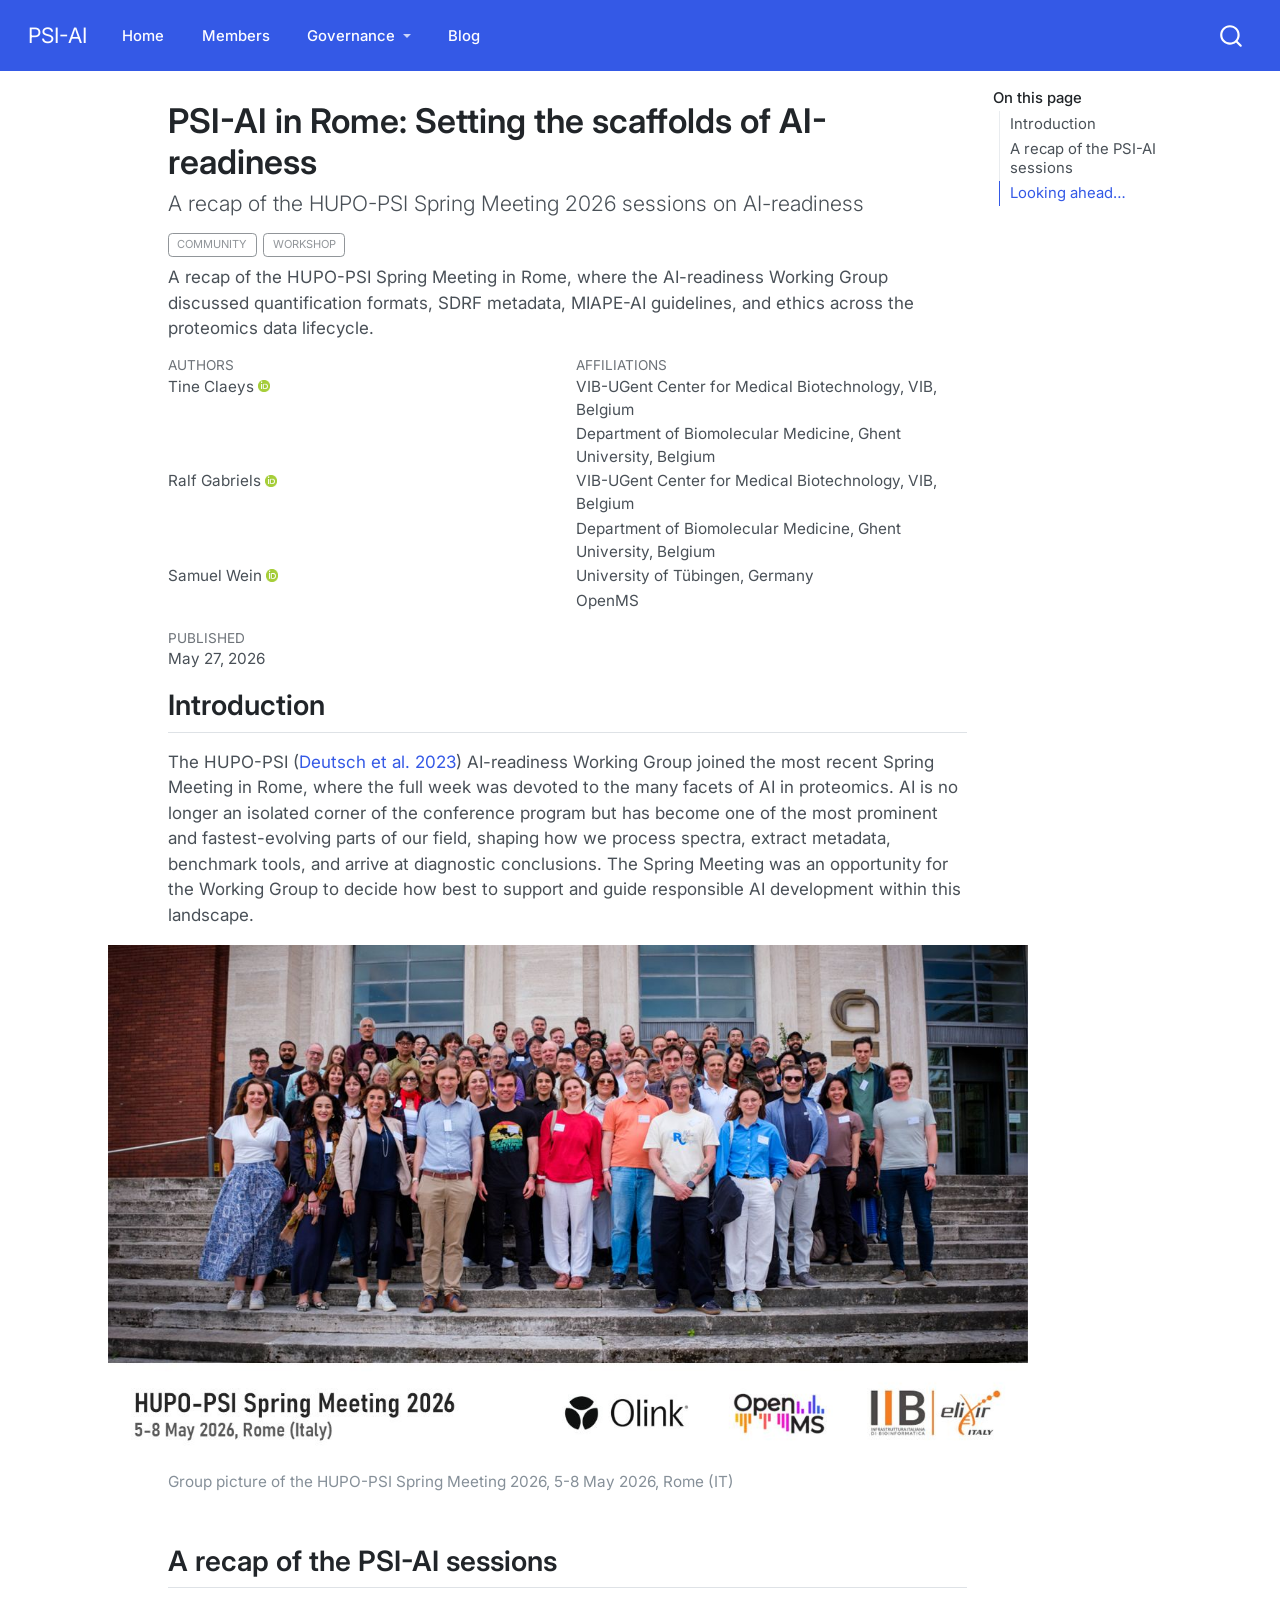
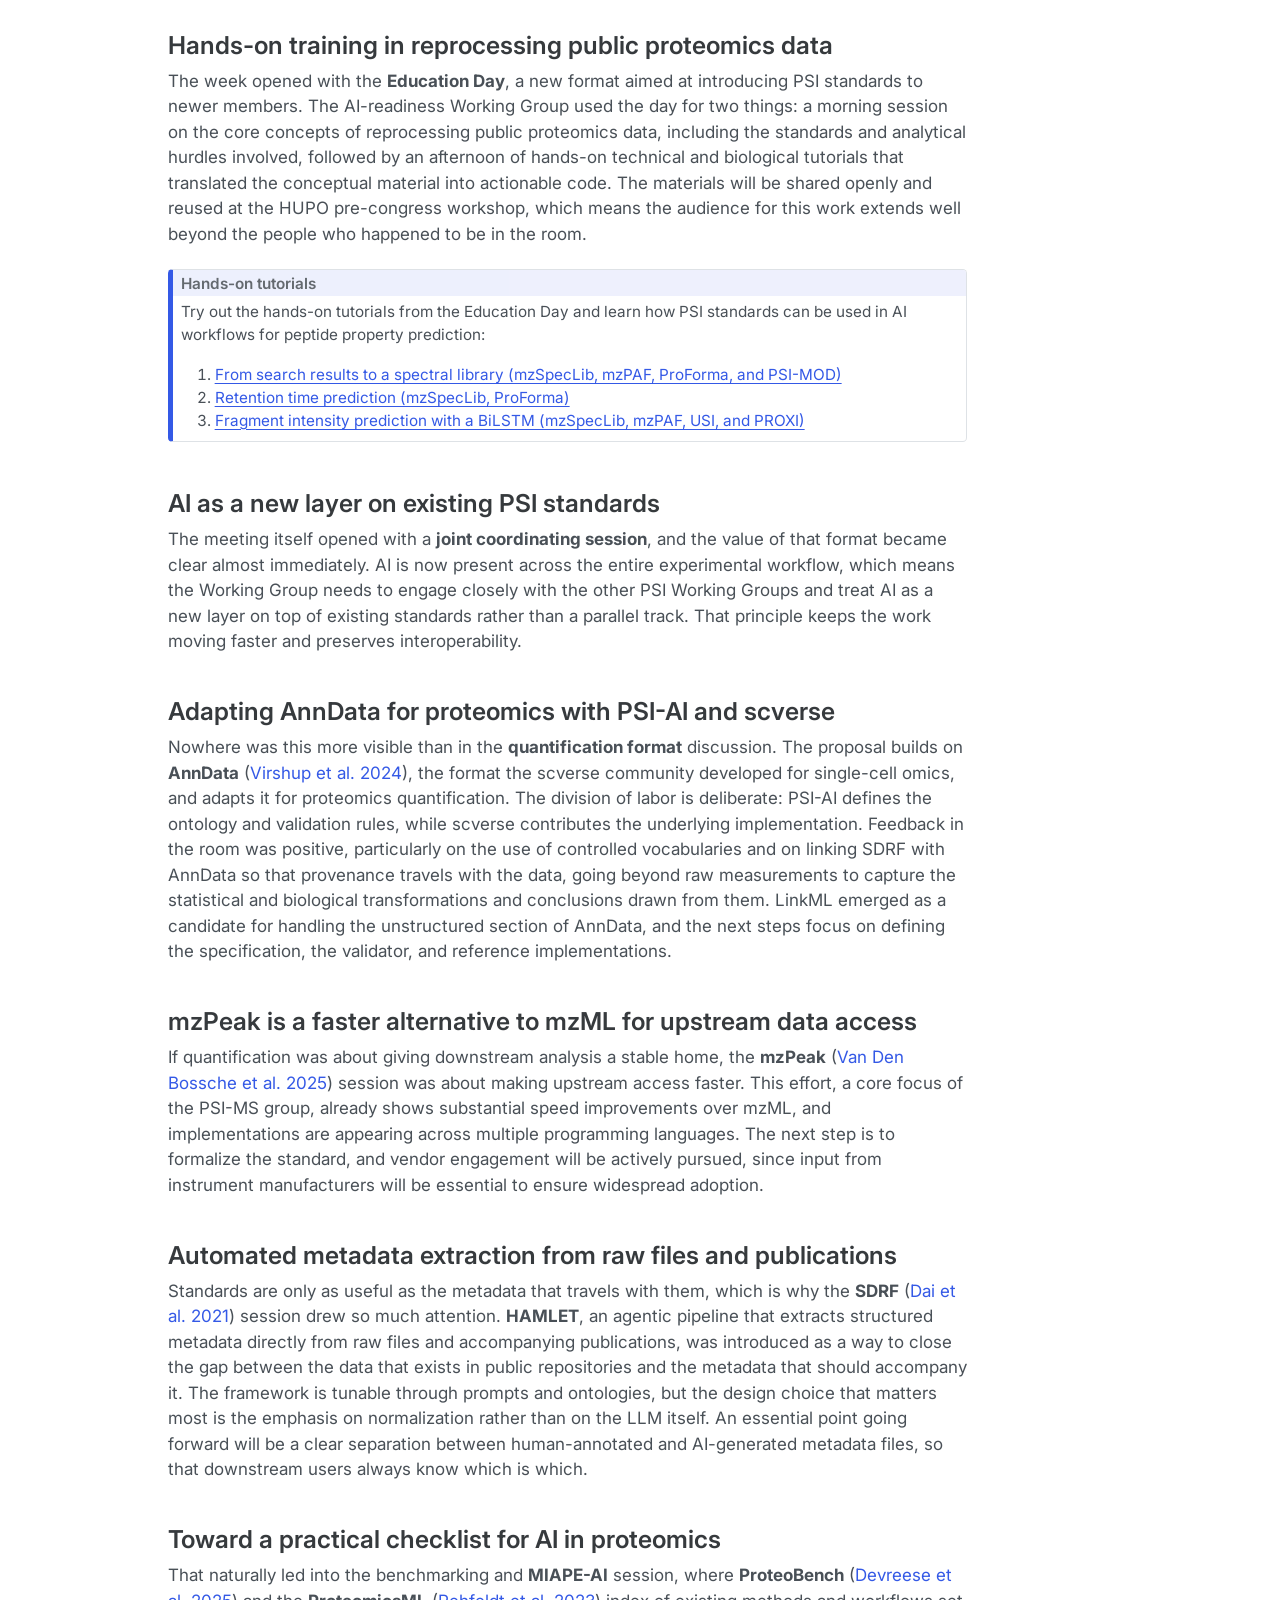
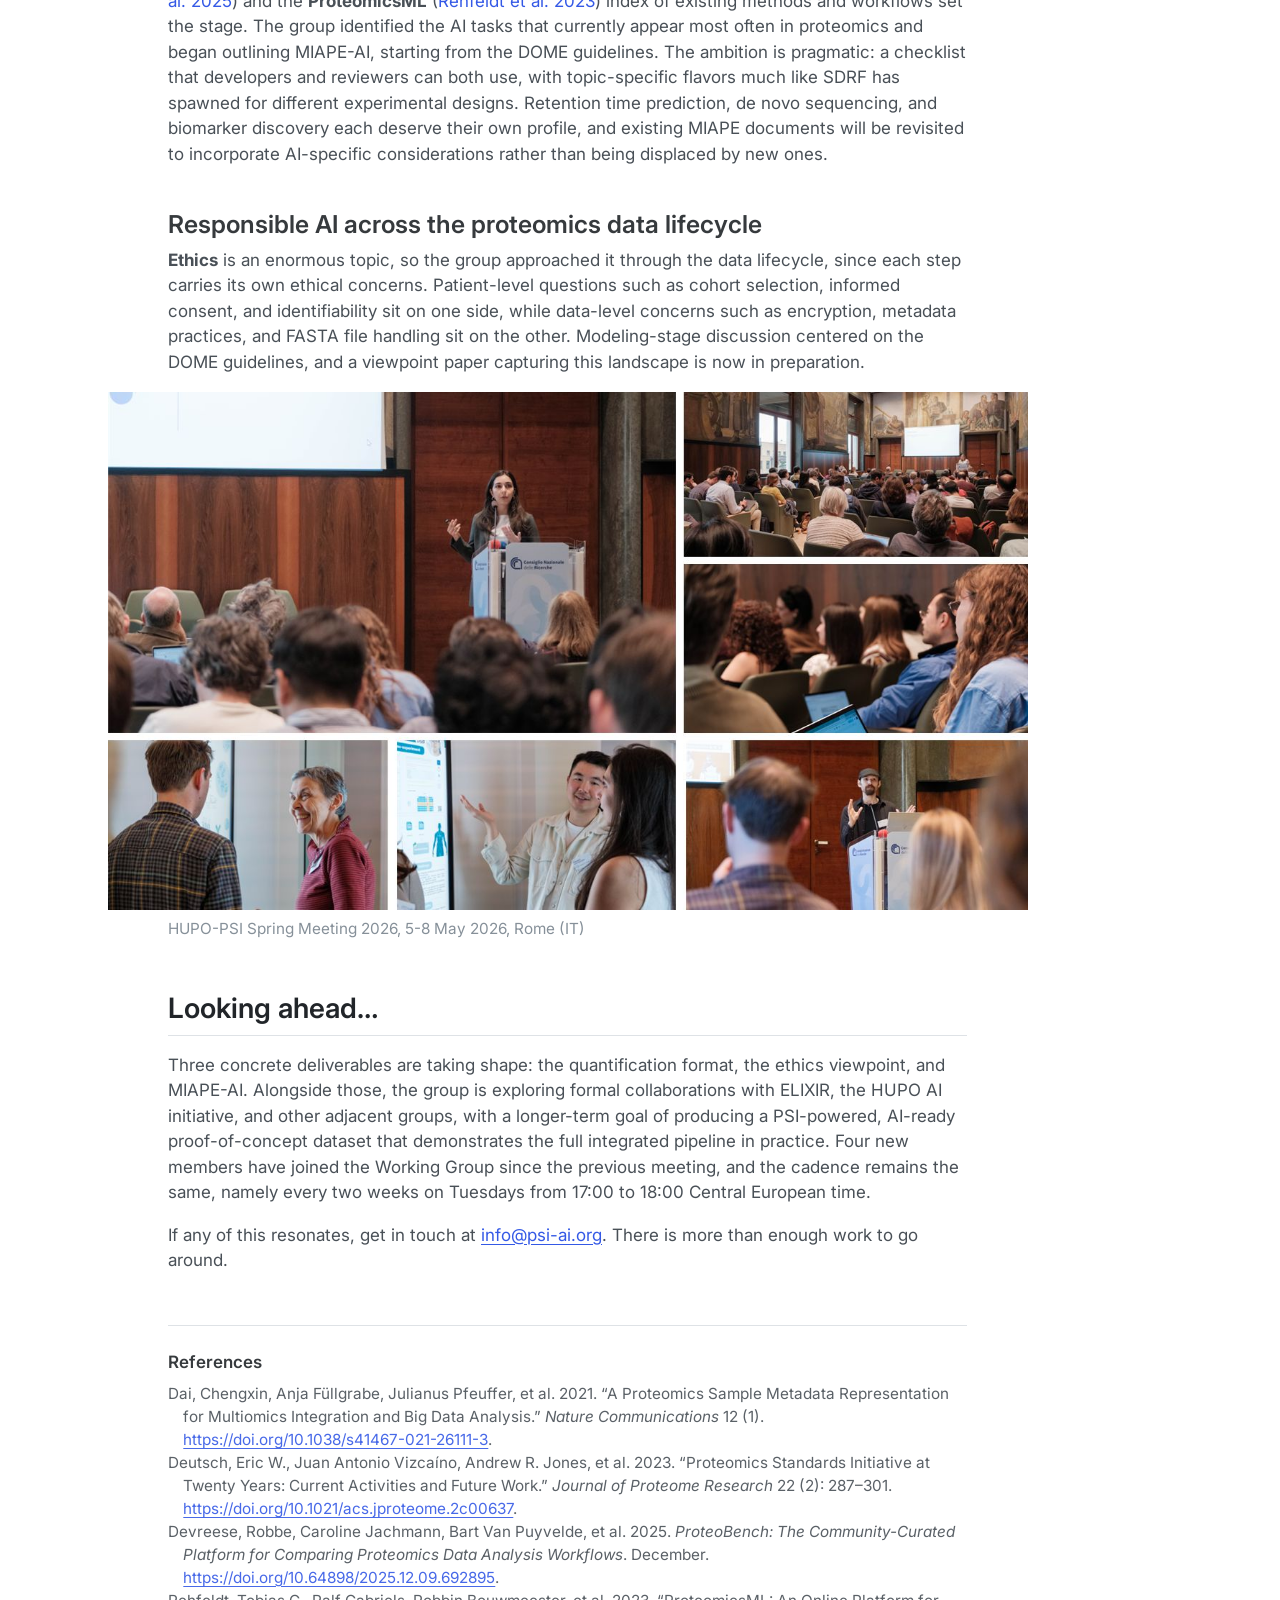
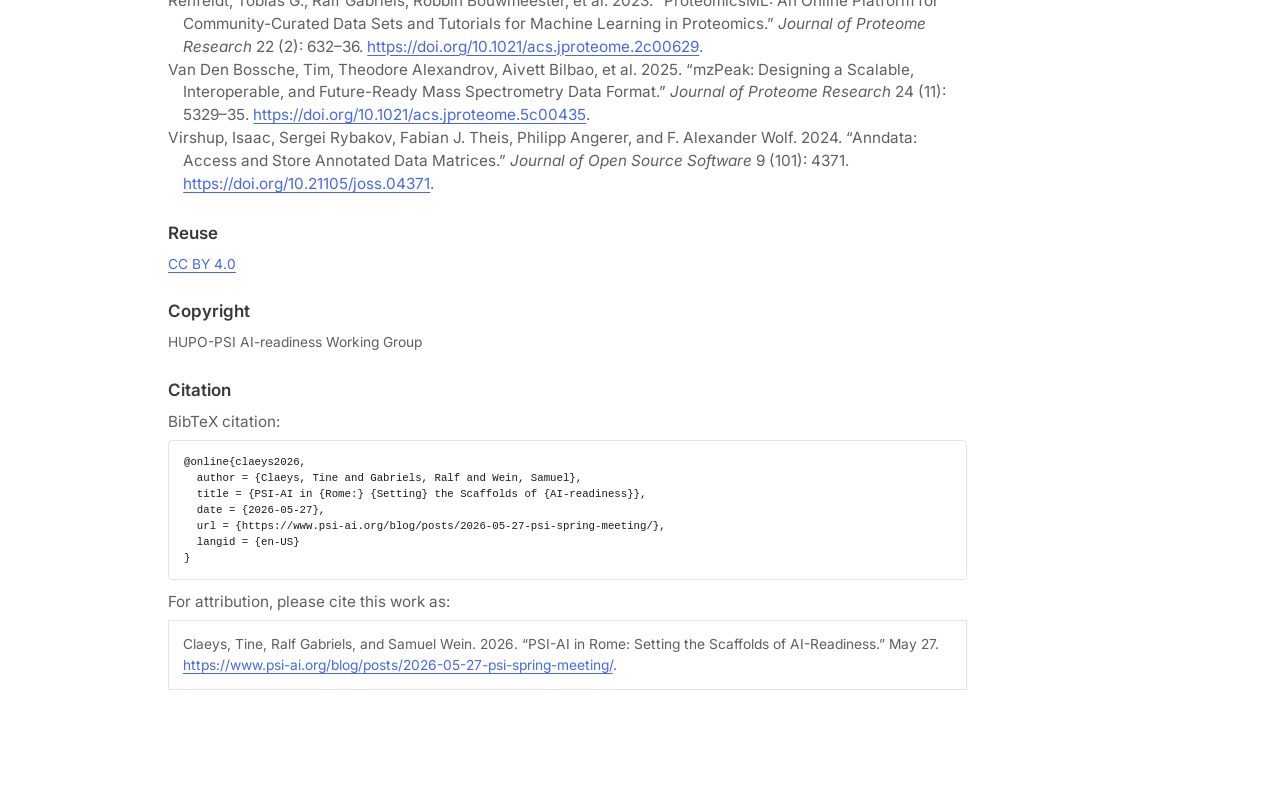
<file: blog/posts/2026-05-27-psi-spring-meeting/index.html>
<!DOCTYPE html>
<html xmlns="http://www.w3.org/1999/xhtml" lang="en-US" xml:lang="en-US" dir="ltr"><head>

<meta charset="utf-8">
<meta name="generator" content="quarto-1.11.9">

<meta name="viewport" content="width=device-width, initial-scale=1.0, user-scalable=yes">

<meta name="author" content="Tine Claeys">
<meta name="author" content="Ralf Gabriels">
<meta name="author" content="Samuel Wein">
<meta name="dcterms.date" content="2026-05-27">
<meta name="description" content="A recap of the HUPO-PSI Spring Meeting in Rome, where the AI-readiness Working Group discussed quantification formats, SDRF metadata, MIAPE-AI guidelines, and ethics across the proteomics data lifecycle.">

<title>PSI-AI in Rome: Setting the scaffolds of AI-readiness – PSI-AI</title>
<style>
/* Default styles provided by pandoc.
** See https://pandoc.org/MANUAL.html#variables-for-html for config info.
*/
span.smallcaps{font-variant: small-caps;}
div.columns{display: flex; gap: 1.5em;}
div.column{flex: auto;}
@media screen {
div.columns{gap: min(4vw, 1.5em);}
div.column{overflow-x: auto;}
}
div.hanging-indent{margin-left: 1.5em; text-indent: -1.5em;}
ul.task-list{list-style: none;}
ul.task-list li input[type="checkbox"] {
  width: 0.8em;
  margin: 0 0.8em 0.2em -1em; /* quarto-specific, see https://github.com/quarto-dev/quarto-cli/issues/4556 */ 
  vertical-align: middle;
}
/* CSS for citations */
div.csl-bib-body { }
div.csl-entry {
  clear: both;
}
.hanging-indent div.csl-entry {
  margin-left:2em;
  text-indent:-2em;
}
div.csl-left-margin {
  min-width:2em;
  float:left;
}
div.csl-right-inline {
  margin-left:2em;
  padding-left:1em;
}
div.csl-indent {
  margin-left: 2em;
}</style>


<script src="../../../site_libs/quarto-nav/quarto-nav.js"></script>
<script src="../../../site_libs/quarto-nav/headroom.min.js"></script>
<script src="../../../site_libs/clipboard/clipboard.min.js"></script>
<script src="../../../site_libs/quarto-search/autocomplete.umd.js"></script>
<script src="../../../site_libs/quarto-search/fuse.min.js"></script>
<script src="../../../site_libs/quarto-search/quarto-search.js"></script>
<meta name="quarto:offset" content="../../../">
<script src="../../../site_libs/quarto-html/quarto.js" type="module"></script>
<script src="../../../site_libs/quarto-html/tabsets/tabsets.js" type="module"></script>
<script src="../../../site_libs/quarto-html/scrollable-regions/scrollable-regions.js" type="module"></script>
<script src="../../../site_libs/quarto-html/popper.min.js"></script>
<script src="../../../site_libs/quarto-html/tippy.umd.min.js"></script>
<script src="../../../site_libs/quarto-html/anchor.min.js"></script>
<link href="../../../site_libs/quarto-html/tippy.css" rel="stylesheet">
<link href="../../../site_libs/quarto-html/quarto-syntax-highlighting-63b5708e65d6cd79cd7618c58d0c21e7.css" rel="stylesheet" id="quarto-text-highlighting-styles">
<script src="../../../site_libs/bootstrap/bootstrap.min.js"></script>
<link href="../../../site_libs/bootstrap/bootstrap-icons.css" rel="stylesheet">
<link href="../../../site_libs/bootstrap/bootstrap-047ef912dbded54fc41bc45e819efc8d.min.css" rel="stylesheet" append-hash="true" id="quarto-bootstrap" data-mode="light">
<script id="quarto-search-options" type="application/json">{
  "location": "navbar",
  "copy-button": false,
  "collapse-after": 3,
  "panel-placement": "end",
  "type": "overlay",
  "limit": 50,
  "keyboard-shortcut": [
    "f",
    "/",
    "s"
  ],
  "show-item-context": false,
  "language": {
    "search-no-results-text": "No results",
    "search-matching-documents-text": "matching documents",
    "search-copy-link-title": "Copy link to search",
    "search-hide-matches-text": "Hide additional matches",
    "search-more-match-text": "more match in this document",
    "search-more-matches-text": "more matches in this document",
    "search-clear-button-title": "Clear",
    "search-text-placeholder": "",
    "search-detached-cancel-button-title": "Cancel",
    "search-submit-button-title": "Submit",
    "search-label": "Search"
  }
}</script>
<style>html{ scroll-behavior: smooth; }</style>
<script defer="" src="https://umami.compomics.com/script.js" data-website-id="16eced73-6978-4fad-ad98-ce3940e1f935"></script>


<link rel="stylesheet" href="../../../styles.css">
<meta property="og:title" content="PSI-AI in Rome: Setting the scaffolds of AI-readiness – PSI-AI">
<meta property="og:description" content="A recap of the HUPO-PSI Spring Meeting in Rome, where the AI-readiness Working Group discussed quantification formats, SDRF metadata, MIAPE-AI guidelines, and ethics across the proteomics data lifecycle.">
<meta property="og:image" content="https://www.psi-ai.org/blog/posts/2026-05-27-psi-spring-meeting/featured.png">
<meta property="og:site_name" content="PSI-AI">
<meta property="og:locale" content="en_US">
<meta property="og:image:height" content="720">
<meta property="og:image:width" content="1280">
</head>

<body class="nav-fixed quarto-light"><a id="quarto-skip-link" class="visually-hidden-focusable" href="#quarto-document-content">Skip to main content</a>

<div id="quarto-search-results"></div>
  <header id="quarto-header" class="headroom fixed-top">
    <nav class="navbar navbar-expand-lg " data-bs-theme="dark" aria-label="Site">
      <div class="navbar-container container-fluid">
      <div class="navbar-brand-container mx-auto">
    <a class="navbar-brand" href="../../../index.html">
    <span class="navbar-title">PSI-AI</span>
    </a>
  </div>
          <button class="navbar-toggler" type="button" data-bs-toggle="collapse" data-bs-target="#navbarCollapse" aria-controls="navbarCollapse" aria-expanded="false" aria-label="Toggle navigation" onclick="if (window.quartoToggleHeadroom) { window.quartoToggleHeadroom(); }">
  <span class="navbar-toggler-icon"></span>
</button>
          <div class="collapse navbar-collapse" id="navbarCollapse">
            <ul class="navbar-nav navbar-nav-scroll me-auto">
  <li class="nav-item">
    <a class="nav-link" href="../../../index.html"> 
<span class="menu-text">Home</span></a>
  </li>  
  <li class="nav-item">
    <a class="nav-link" href="../../../members/index.html"> 
<span class="menu-text">Members</span></a>
  </li>  
  <li class="nav-item dropdown ">
    <a class="nav-link dropdown-toggle" href="#" id="nav-menu-governance" role="link" data-bs-toggle="dropdown" aria-expanded="false">
 <span class="menu-text">Governance</span>
    </a>
    <ul class="dropdown-menu" aria-labelledby="nav-menu-governance">    
        <li>
    <a class="dropdown-item" href="../../../governance/charter/index.html">
 <span class="dropdown-text">Charter</span></a>
  </li>  
        <li>
    <a class="dropdown-item" href="../../../governance/code-of-conduct/index.html">
 <span class="dropdown-text">Code of conduct</span></a>
  </li>  
        <li>
    <a class="dropdown-item" href="../../../governance/decision-making/index.html">
 <span class="dropdown-text">Decision making</span></a>
  </li>  
    </ul>
  </li>
  <li class="nav-item">
    <a class="nav-link" href="../../../blog/index.html"> 
<span class="menu-text">Blog</span></a>
  </li>  
</ul>
          </div> <!-- /navcollapse -->
            <div class="quarto-navbar-tools">
</div>
            <div id="quarto-search" class="" title="Search"></div>
      </div> <!-- /container-fluid -->
    </nav>
</header>
<!-- content -->
<div id="quarto-content" class="quarto-container page-columns page-rows-contents page-layout-article page-navbar">
<!-- sidebar -->
<!-- margin-sidebar -->
    <div id="quarto-margin-sidebar" class="sidebar margin-sidebar">
        <nav id="TOC" role="doc-toc" aria-labelledby="toc-title" class="toc-active">
    <h2 id="toc-title">On this page</h2>
   
  <ul>
  <li><a href="#introduction" id="toc-introduction" class="nav-link active" data-scroll-target="#introduction">Introduction</a></li>
  <li><a href="#a-recap-of-the-psi-ai-sessions" id="toc-a-recap-of-the-psi-ai-sessions" class="nav-link" data-scroll-target="#a-recap-of-the-psi-ai-sessions">A recap of the PSI-AI sessions</a>
  <ul class="collapse">
  <li><a href="#hands-on-training-in-reprocessing-public-proteomics-data" id="toc-hands-on-training-in-reprocessing-public-proteomics-data" class="nav-link" data-scroll-target="#hands-on-training-in-reprocessing-public-proteomics-data">Hands-on training in reprocessing public proteomics data</a></li>
  <li><a href="#ai-as-a-new-layer-on-existing-psi-standards" id="toc-ai-as-a-new-layer-on-existing-psi-standards" class="nav-link" data-scroll-target="#ai-as-a-new-layer-on-existing-psi-standards">AI as a new layer on existing PSI standards</a></li>
  <li><a href="#adapting-anndata-for-proteomics-with-psi-ai-and-scverse" id="toc-adapting-anndata-for-proteomics-with-psi-ai-and-scverse" class="nav-link" data-scroll-target="#adapting-anndata-for-proteomics-with-psi-ai-and-scverse">Adapting AnnData for proteomics with PSI-AI and scverse</a></li>
  <li><a href="#mzpeak-is-a-faster-alternative-to-mzml-for-upstream-data-access" id="toc-mzpeak-is-a-faster-alternative-to-mzml-for-upstream-data-access" class="nav-link" data-scroll-target="#mzpeak-is-a-faster-alternative-to-mzml-for-upstream-data-access">mzPeak is a faster alternative to mzML for upstream data access</a></li>
  <li><a href="#automated-metadata-extraction-from-raw-files-and-publications" id="toc-automated-metadata-extraction-from-raw-files-and-publications" class="nav-link" data-scroll-target="#automated-metadata-extraction-from-raw-files-and-publications">Automated metadata extraction from raw files and publications</a></li>
  <li><a href="#toward-a-practical-checklist-for-ai-in-proteomics" id="toc-toward-a-practical-checklist-for-ai-in-proteomics" class="nav-link" data-scroll-target="#toward-a-practical-checklist-for-ai-in-proteomics">Toward a practical checklist for AI in proteomics</a></li>
  <li><a href="#responsible-ai-across-the-proteomics-data-lifecycle" id="toc-responsible-ai-across-the-proteomics-data-lifecycle" class="nav-link" data-scroll-target="#responsible-ai-across-the-proteomics-data-lifecycle">Responsible AI across the proteomics data lifecycle</a></li>
  </ul></li>
  <li><a href="#looking-ahead" id="toc-looking-ahead" class="nav-link" data-scroll-target="#looking-ahead">Looking ahead…</a></li>
  </ul>
</nav>
    </div>
<!-- main -->
<main class="content page-columns page-full" id="quarto-document-content" tabindex="-1">

<header id="title-block-header" class="quarto-title-block default">
<div class="quarto-title">
<h1 class="title">PSI-AI in Rome: Setting the scaffolds of AI-readiness</h1>
<p class="subtitle lead">A recap of the HUPO-PSI Spring Meeting 2026 sessions on AI-readiness</p>
  <div class="quarto-categories">
    <div class="quarto-category">community</div>
    <div class="quarto-category">workshop</div>
  </div>
  </div>

<div>
  <div class="description">
    A recap of the HUPO-PSI Spring Meeting in Rome, where the AI-readiness Working Group discussed quantification formats, SDRF metadata, MIAPE-AI guidelines, and ethics across the proteomics data lifecycle.
  </div>
</div>

<div class="quarto-title-meta-author">
  <div class="quarto-title-meta-heading">Authors</div>
  <div class="quarto-title-meta-heading">Affiliations</div>
  
    <div class="quarto-title-meta-contents">
    <p class="author">Tine Claeys <a href="https://orcid.org/0000-0001-9408-488X" class="quarto-title-author-orcid" aria-label="ORCID profile for Tine Claeys"> <img alt="" src="[data-uri]"></a></p>
  </div>
  <div class="quarto-title-meta-contents">
        <p class="affiliation">
            VIB-UGent Center for Medical Biotechnology, VIB, Belgium
          </p>
        <p class="affiliation">
            Department of Biomolecular Medicine, Ghent University, Belgium
          </p>
      </div>
    <div class="quarto-title-meta-contents">
    <p class="author">Ralf Gabriels <a href="https://orcid.org/0000-0002-1679-1711" class="quarto-title-author-orcid" aria-label="ORCID profile for Ralf Gabriels"> <img alt="" src="[data-uri]"></a></p>
  </div>
  <div class="quarto-title-meta-contents">
        <p class="affiliation">
            VIB-UGent Center for Medical Biotechnology, VIB, Belgium
          </p>
        <p class="affiliation">
            Department of Biomolecular Medicine, Ghent University, Belgium
          </p>
      </div>
    <div class="quarto-title-meta-contents">
    <p class="author">Samuel Wein <a href="https://orcid.org/0000-0002-8923-6874" class="quarto-title-author-orcid" aria-label="ORCID profile for Samuel Wein"> <img alt="" src="[data-uri]"></a></p>
  </div>
  <div class="quarto-title-meta-contents">
        <p class="affiliation">
            University of Tübingen, Germany
          </p>
        <p class="affiliation">
            OpenMS
          </p>
      </div>
  </div>

<div class="quarto-title-meta">

      
    <div>
    <div class="quarto-title-meta-heading">Published</div>
    <div class="quarto-title-meta-contents">
      <p class="date">May 27, 2026</p>
    </div>
  </div>
  
    
  </div>
  


</header>


<section id="introduction" class="level2 page-columns page-full">
<h2 class="anchored" data-anchor-id="introduction">Introduction</h2>
<p>The HUPO-PSI <span class="citation" data-cites="Deutsch2023">(<a href="#ref-Deutsch2023" role="doc-biblioref">Deutsch et al. 2023</a>)</span> AI-readiness Working Group joined the most recent Spring Meeting in Rome, where the full week was devoted to the many facets of AI in proteomics. AI is no longer an isolated corner of the conference program but has become one of the most prominent and fastest-evolving parts of our field, shaping how we process spectra, extract metadata, benchmark tools, and arrive at diagnostic conclusions. The Spring Meeting was an opportunity for the Working Group to decide how best to support and guide responsible AI development within this landscape.</p>
<div class="page-columns page-full">
<div class="quarto-figure quarto-figure-center page-columns page-full">
<figure class="figure page-columns page-full">
<p class="page-columns page-full"><img src="group-picture.png" class="img-fluid figure-img column-body-outset"></p>
<figcaption>Group picture of the HUPO-PSI Spring Meeting 2026, 5-8 May 2026, Rome (IT)</figcaption>
</figure>
</div>
</div>
</section>
<section id="a-recap-of-the-psi-ai-sessions" class="level2 page-columns page-full">
<h2 class="anchored" data-anchor-id="a-recap-of-the-psi-ai-sessions">A recap of the PSI-AI sessions</h2>
<section id="hands-on-training-in-reprocessing-public-proteomics-data" class="level3">
<h3 class="anchored" data-anchor-id="hands-on-training-in-reprocessing-public-proteomics-data">Hands-on training in reprocessing public proteomics data</h3>
<p>The week opened with the <strong>Education Day</strong>, a new format aimed at introducing PSI standards to newer members. The AI-readiness Working Group used the day for two things: a morning session on the core concepts of reprocessing public proteomics data, including the standards and analytical hurdles involved, followed by an afternoon of hands-on technical and biological tutorials that translated the conceptual material into actionable code. The materials will be shared openly and reused at the HUPO pre-congress workshop, which means the audience for this work extends well beyond the people who happened to be in the room.</p>
<div class="callout callout-style-default callout-note no-icon callout-titled">
<div class="callout-header d-flex align-content-center">
<div class="callout-icon-container">
<i class="callout-icon no-icon"></i>
</div>
<div class="callout-title-container flex-fill">
<span class="screen-reader-only">Note</span>Hands-on tutorials
</div>
</div>
<div class="callout-body-container callout-body">
<p>Try out the hands-on tutorials from the Education Day and learn how PSI standards can be used in AI workflows for peptide property prediction:</p>
<ol type="1">
<li><a href="https://www.kaggle.com/code/ralfga/psi-workshop-part-1-search-results-to-mzspeclib">From search results to a spectral library (mzSpecLib, mzPAF, ProForma, and PSI-MOD)</a></li>
<li><a href="https://www.kaggle.com/code/ralfga/psi-workshop-part-2-retention-time-prediction/">Retention time prediction (mzSpecLib, ProForma)</a></li>
<li><a href="https://www.kaggle.com/code/ralfga/psi-workshop-part-3-ms2-intensity-prediction/">Fragment intensity prediction with a BiLSTM (mzSpecLib, mzPAF, USI, and PROXI)</a></li>
</ol>
</div>
</div>
</section>
<section id="ai-as-a-new-layer-on-existing-psi-standards" class="level3">
<h3 class="anchored" data-anchor-id="ai-as-a-new-layer-on-existing-psi-standards">AI as a new layer on existing PSI standards</h3>
<p>The meeting itself opened with a <strong>joint coordinating session</strong>, and the value of that format became clear almost immediately. AI is now present across the entire experimental workflow, which means the Working Group needs to engage closely with the other PSI Working Groups and treat AI as a new layer on top of existing standards rather than a parallel track. That principle keeps the work moving faster and preserves interoperability.</p>
</section>
<section id="adapting-anndata-for-proteomics-with-psi-ai-and-scverse" class="level3">
<h3 class="anchored" data-anchor-id="adapting-anndata-for-proteomics-with-psi-ai-and-scverse">Adapting AnnData for proteomics with PSI-AI and scverse</h3>
<p>Nowhere was this more visible than in the <strong>quantification format</strong> discussion. The proposal builds on <strong>AnnData</strong> <span class="citation" data-cites="Virshup2024">(<a href="#ref-Virshup2024" role="doc-biblioref">Virshup et al. 2024</a>)</span>, the format the scverse community developed for single-cell omics, and adapts it for proteomics quantification. The division of labor is deliberate: PSI-AI defines the ontology and validation rules, while scverse contributes the underlying implementation. Feedback in the room was positive, particularly on the use of controlled vocabularies and on linking SDRF with AnnData so that provenance travels with the data, going beyond raw measurements to capture the statistical and biological transformations and conclusions drawn from them. LinkML emerged as a candidate for handling the unstructured section of AnnData, and the next steps focus on defining the specification, the validator, and reference implementations.</p>
</section>
<section id="mzpeak-is-a-faster-alternative-to-mzml-for-upstream-data-access" class="level3">
<h3 class="anchored" data-anchor-id="mzpeak-is-a-faster-alternative-to-mzml-for-upstream-data-access">mzPeak is a faster alternative to mzML for upstream data access</h3>
<p>If quantification was about giving downstream analysis a stable home, the <strong>mzPeak</strong> <span class="citation" data-cites="VanDenBossche2025">(<a href="#ref-VanDenBossche2025" role="doc-biblioref">Van Den Bossche et al. 2025</a>)</span> session was about making upstream access faster. This effort, a core focus of the PSI-MS group, already shows substantial speed improvements over mzML, and implementations are appearing across multiple programming languages. The next step is to formalize the standard, and vendor engagement will be actively pursued, since input from instrument manufacturers will be essential to ensure widespread adoption.</p>
</section>
<section id="automated-metadata-extraction-from-raw-files-and-publications" class="level3">
<h3 class="anchored" data-anchor-id="automated-metadata-extraction-from-raw-files-and-publications">Automated metadata extraction from raw files and publications</h3>
<p>Standards are only as useful as the metadata that travels with them, which is why the <strong>SDRF</strong> <span class="citation" data-cites="Dai2021">(<a href="#ref-Dai2021" role="doc-biblioref">Dai et al. 2021</a>)</span> session drew so much attention. <strong>HAMLET</strong>, an agentic pipeline that extracts structured metadata directly from raw files and accompanying publications, was introduced as a way to close the gap between the data that exists in public repositories and the metadata that should accompany it. The framework is tunable through prompts and ontologies, but the design choice that matters most is the emphasis on normalization rather than on the LLM itself. An essential point going forward will be a clear separation between human-annotated and AI-generated metadata files, so that downstream users always know which is which.</p>
</section>
<section id="toward-a-practical-checklist-for-ai-in-proteomics" class="level3">
<h3 class="anchored" data-anchor-id="toward-a-practical-checklist-for-ai-in-proteomics">Toward a practical checklist for AI in proteomics</h3>
<p>That naturally led into the benchmarking and <strong>MIAPE-AI</strong> session, where <strong>ProteoBench</strong> <span class="citation" data-cites="Devreese2025">(<a href="#ref-Devreese2025" role="doc-biblioref">Devreese et al. 2025</a>)</span> and the <strong>ProteomicsML</strong> <span class="citation" data-cites="Rehfeldt2023">(<a href="#ref-Rehfeldt2023" role="doc-biblioref">Rehfeldt et al. 2023</a>)</span> index of existing methods and workflows set the stage. The group identified the AI tasks that currently appear most often in proteomics and began outlining MIAPE-AI, starting from the DOME guidelines. The ambition is pragmatic: a checklist that developers and reviewers can both use, with topic-specific flavors much like SDRF has spawned for different experimental designs. Retention time prediction, de novo sequencing, and biomarker discovery each deserve their own profile, and existing MIAPE documents will be revisited to incorporate AI-specific considerations rather than being displaced by new ones.</p>
</section>
<section id="responsible-ai-across-the-proteomics-data-lifecycle" class="level3 page-columns page-full">
<h3 class="anchored" data-anchor-id="responsible-ai-across-the-proteomics-data-lifecycle">Responsible AI across the proteomics data lifecycle</h3>
<p><strong>Ethics</strong> is an enormous topic, so the group approached it through the data lifecycle, since each step carries its own ethical concerns. Patient-level questions such as cohort selection, informed consent, and identifiability sit on one side, while data-level concerns such as encryption, metadata practices, and FASTA file handling sit on the other. Modeling-stage discussion centered on the DOME guidelines, and a viewpoint paper capturing this landscape is now in preparation.</p>
<div class="page-columns page-full">
<div class="quarto-figure quarto-figure-center page-columns page-full">
<figure class="figure page-columns page-full">
<p class="page-columns page-full"><img src="featured.png" class="img-fluid figure-img column-body-outset"></p>
<figcaption>HUPO-PSI Spring Meeting 2026, 5-8 May 2026, Rome (IT)</figcaption>
</figure>
</div>
</div>
</section>
</section>
<section id="looking-ahead" class="level2">
<h2 class="anchored" data-anchor-id="looking-ahead">Looking ahead…</h2>
<p>Three concrete deliverables are taking shape: the quantification format, the ethics viewpoint, and MIAPE-AI. Alongside those, the group is exploring formal collaborations with ELIXIR, the HUPO AI initiative, and other adjacent groups, with a longer-term goal of producing a PSI-powered, AI-ready proof-of-concept dataset that demonstrates the full integrated pipeline in practice. Four new members have joined the Working Group since the previous meeting, and the cadence remains the same, namely every two weeks on Tuesdays from 17:00 to 18:00 Central European time.</p>
<p>If any of this resonates, get in touch at <script type="text/javascript">
<!--
h='&#112;&#x73;&#x69;&#x2d;&#x61;&#x69;&#46;&#x6f;&#114;&#x67;';a='&#64;';n='&#x69;&#110;&#102;&#x6f;';e=n+a+h;
document.write('<a h'+'ref'+'="ma'+'ilto'+':'+e+'" clas'+'s="em' + 'ail">'+e+'<\/'+'a'+'>');
// -->
</script><noscript>info at psi-ai dot org</noscript>. There is more than enough work to go around.</p>



</section>

<div id="quarto-appendix" class="default"><section class="quarto-appendix-contents" role="doc-bibliography" id="quarto-bibliography"><h2 class="anchored quarto-appendix-heading">References</h2><div id="refs" class="references csl-bib-body hanging-indent" role="list">
<div id="ref-Dai2021" class="csl-entry" role="listitem">
Dai, Chengxin, Anja Füllgrabe, Julianus Pfeuffer, et al. 2021. <span>“A Proteomics Sample Metadata Representation for Multiomics Integration and Big Data Analysis.”</span> <em>Nature Communications</em> 12 (1). <a href="https://doi.org/10.1038/s41467-021-26111-3">https://doi.org/10.1038/s41467-021-26111-3</a>.
</div>
<div id="ref-Deutsch2023" class="csl-entry" role="listitem">
Deutsch, Eric W., Juan Antonio Vizcaíno, Andrew R. Jones, et al. 2023. <span>“Proteomics Standards Initiative at Twenty Years: Current Activities and Future Work.”</span> <em>Journal of Proteome Research</em> 22 (2): 287–301. <a href="https://doi.org/10.1021/acs.jproteome.2c00637">https://doi.org/10.1021/acs.jproteome.2c00637</a>.
</div>
<div id="ref-Devreese2025" class="csl-entry" role="listitem">
Devreese, Robbe, Caroline Jachmann, Bart Van Puyvelde, et al. 2025. <em>ProteoBench: The Community-Curated Platform for Comparing Proteomics Data Analysis Workflows</em>. December. <a href="https://doi.org/10.64898/2025.12.09.692895">https://doi.org/10.64898/2025.12.09.692895</a>.
</div>
<div id="ref-Rehfeldt2023" class="csl-entry" role="listitem">
Rehfeldt, Tobias G., Ralf Gabriels, Robbin Bouwmeester, et al. 2023. <span>“ProteomicsML: An Online Platform for Community-Curated Data Sets and Tutorials for Machine Learning in Proteomics.”</span> <em>Journal of Proteome Research</em> 22 (2): 632–36. <a href="https://doi.org/10.1021/acs.jproteome.2c00629">https://doi.org/10.1021/acs.jproteome.2c00629</a>.
</div>
<div id="ref-VanDenBossche2025" class="csl-entry" role="listitem">
Van Den Bossche, Tim, Theodore Alexandrov, Aivett Bilbao, et al. 2025. <span>“mzPeak: Designing a Scalable, Interoperable, and Future-Ready Mass Spectrometry Data Format.”</span> <em>Journal of Proteome Research</em> 24 (11): 5329–35. <a href="https://doi.org/10.1021/acs.jproteome.5c00435">https://doi.org/10.1021/acs.jproteome.5c00435</a>.
</div>
<div id="ref-Virshup2024" class="csl-entry" role="listitem">
Virshup, Isaac, Sergei Rybakov, Fabian J. Theis, Philipp Angerer, and F. Alexander Wolf. 2024. <span>“Anndata: Access and Store Annotated Data Matrices.”</span> <em>Journal of Open Source Software</em> 9 (101): 4371. <a href="https://doi.org/10.21105/joss.04371">https://doi.org/10.21105/joss.04371</a>.
</div>
</div></section><section class="quarto-appendix-contents" id="quarto-reuse"><h2 class="anchored quarto-appendix-heading">Reuse</h2><div class="quarto-appendix-contents"><div><a rel="license" href="https://creativecommons.org/licenses/by/4.0/deed.en_us">CC BY 4.0</a></div></div></section><section class="quarto-appendix-contents" id="quarto-copyright"><h2 class="anchored quarto-appendix-heading">Copyright</h2><div class="quarto-appendix-contents"><div>HUPO-PSI AI-readiness Working Group</div></div></section><section class="quarto-appendix-contents" id="quarto-citation"><h2 class="anchored quarto-appendix-heading">Citation</h2><div><div class="quarto-appendix-secondary-label">BibTeX citation:</div><div class="code-copy-outer-scaffold"><pre class="sourceCode quarto-appendix-bibtex code-with-copy"><code class="sourceCode bibtex">@online{claeys2026,
  author = {Claeys, Tine and Gabriels, Ralf and Wein, Samuel},
  title = {PSI-AI in {Rome:} {Setting} the Scaffolds of {AI-readiness}},
  date = {2026-05-27},
  url = {https://www.psi-ai.org/blog/posts/2026-05-27-psi-spring-meeting/},
  langid = {en-US}
}
</code></pre><button title="Copy to Clipboard" class="code-copy-button"><i class="bi"></i></button></div><div class="quarto-appendix-secondary-label">For attribution, please cite this work as:</div><div id="ref-claeys2026" class="csl-entry quarto-appendix-citeas" role="listitem">
Claeys, Tine, Ralf Gabriels, and Samuel Wein. 2026. <span>“PSI-AI in
Rome: Setting the Scaffolds of AI-Readiness.”</span> May 27. <a href="https://www.psi-ai.org/blog/posts/2026-05-27-psi-spring-meeting/">https://www.psi-ai.org/blog/posts/2026-05-27-psi-spring-meeting/</a>.
</div></div></section></div></main> <!-- /main -->
<script id="quarto-html-after-body" type="application/javascript">
  window.document.addEventListener("DOMContentLoaded", function (event) {
    const icon = "";
    const anchorJS = new window.AnchorJS();
    anchorJS.options = {
      placement: 'right',
      icon: icon
    };
    anchorJS.add('.anchored');
    const isCodeAnnotation = (el) => {
      for (const clz of el.classList) {
        if (clz.startsWith('code-annotation-')) {                     
          return true;
        }
      }
      return false;
    }
    const onCopySuccess = function(e) {
      // button target
      const button = e.trigger;
      // don't keep focus
      button.blur();
      // flash "checked"
      button.classList.add('code-copy-button-checked');
      var currentTitle = button.getAttribute("title");
      button.setAttribute("title", "Copied!");
      let tooltip;
      if (window.bootstrap) {
        button.setAttribute("data-bs-toggle", "tooltip");
        button.setAttribute("data-bs-placement", "left");
        button.setAttribute("data-bs-title", "Copied!");
        tooltip = new bootstrap.Tooltip(button, 
          { trigger: "manual", 
            customClass: "code-copy-button-tooltip",
            offset: [0, -8]});
        tooltip.show();    
      }
      setTimeout(function() {
        if (tooltip) {
          tooltip.hide();
          button.removeAttribute("data-bs-title");
          button.removeAttribute("data-bs-toggle");
          button.removeAttribute("data-bs-placement");
        }
        button.setAttribute("title", currentTitle);
        button.classList.remove('code-copy-button-checked');
      }, 1000);
      // clear code selection
      e.clearSelection();
    }
    const getTextToCopy = function(trigger) {
      const outerScaffold = trigger.parentElement.cloneNode(true);
      const codeEl = outerScaffold.querySelector('code');
      for (const childEl of codeEl.children) {
        if (isCodeAnnotation(childEl)) {
          childEl.remove();
        }
      }
      return codeEl.innerText;
    }
    const clipboard = new window.ClipboardJS('.code-copy-button:not([data-in-quarto-modal])', {
      text: getTextToCopy
    });
    clipboard.on('success', onCopySuccess);
    if (window.document.getElementById('quarto-embedded-source-code-modal')) {
      const clipboardModal = new window.ClipboardJS('.code-copy-button[data-in-quarto-modal]', {
        text: getTextToCopy,
        container: window.document.getElementById('quarto-embedded-source-code-modal')
      });
      clipboardModal.on('success', onCopySuccess);
    }
      var localhostRegex = new RegExp(/^(?:http|https):\/\/localhost\:?[0-9]*\//);
      var mailtoRegex = new RegExp(/^mailto:/);
        var filterRegex = new RegExp("https:\/\/www\.psi-ai\.org");
      const newWindowLabel = "(opens in a new tab)";
      const newWindowNoteId = "quarto-ext-newwindow-label";
      // Links reference one hidden label through aria-describedby, so the
      // announcement never changes their accessible name.
      var describeNewWindow = (link) => {
        if (!window.document.getElementById(newWindowNoteId)) {
          var newWindowNote = window.document.createElement("span");
          newWindowNote.id = newWindowNoteId;
          newWindowNote.hidden = true;
          newWindowNote.textContent = newWindowLabel;
          window.document.body.appendChild(newWindowNote);
        }
        var describedBy = (link.getAttribute("aria-describedby") || "").split(/\s+/).filter(Boolean);
        if (!describedBy.includes(newWindowNoteId)) {
          describedBy.push(newWindowNoteId);
          link.setAttribute("aria-describedby", describedBy.join(" "));
        }
      }
      var isInternal = (href) => {
          return filterRegex.test(href) || localhostRegex.test(href) || mailtoRegex.test(href);
      }
      // Inspect non-navigation links and adorn them if external
      window.quartoDecorateExternalLinks = function (root) {
     var links = (root || window.document).querySelectorAll('a[href]:not(.nav-link):not(.navbar-brand):not(.toc-action):not(.sidebar-link):not(.sidebar-item-toggle):not(.pagination-link):not(.no-external):not([aria-hidden]):not(.dropdown-item):not(.quarto-navigation-tool):not(.about-link)');
      for (var i=0; i<links.length; i++) {
        const link = links[i];
        if (!isInternal(link.href)) {
          // undo the damage that might have been done by quarto-nav.js in the case of
          // links that we want to consider external
          if (link.dataset.originalHref !== undefined) {
            link.href = link.dataset.originalHref;
          }
            // target, if specified
            link.setAttribute("target", "_blank");
            if (link.getAttribute("rel") === null) {
              link.setAttribute("rel", "noopener");
            }
            describeNewWindow(link);
          if (!link.classList.contains('no-external-icon')) {
          }
        }
      }
      };
      window.quartoDecorateExternalLinks(window.document);
    // Esc closes the popup (WCAG 1.4.13) and focus leaving both trigger and
    // popup closes it (WCAG 2.4.11); tippy handles neither for interactive popups.
    const hideOnEscAndFocusOut = {
      name: 'hideOnEscAndFocusOut',
      defaultValue: true,
      fn(instance) {
        const dismiss = () => {
          // A show scheduled by the trigger delay would otherwise reopen it
          instance.clearDelayTimeouts();
          instance.hide();
        };
        const onKeyDown = (event) => {
          if (event.key !== 'Escape') {
            return;
          }
          // Keep Esc from also reaching page handlers (e.g. reveal.js overview),
          // except an open reveal.js slide menu, which Esc should close too.
          // The menu handles keys only when its keyboard option is on.
          const menuHandlesEsc = window.Reveal?.getPlugin?.('menu')?.isOpen() &&
            window.Reveal.getConfig().menu?.keyboard !== false;
          if (!menuHandlesEsc) {
            event.stopPropagation();
          }
          if (instance.popper.contains(window.document.activeElement)) {
            // Disabled while refocusing so the focus trigger does not reopen it
            instance.disable();
            instance.reference.focus();
            instance.enable();
          }
          dismiss();
        };
        const onFocusOut = (event) => {
          const target = event.relatedTarget;
          if (target && !instance.reference.contains(target) &&
              !instance.popper.contains(target)) {
            dismiss();
          }
        };
        // On the trigger too: a click trigger (code-annotations: select) has no
        // blur handling. Attached for the instance's lifetime so leaving the
        // trigger also cancels a show still pending on the trigger delay.
        instance.reference.addEventListener('focusout', onFocusOut);
        return {
          onShow() {
            window.document.addEventListener('keydown', onKeyDown, true);
            instance.popper.addEventListener('focusout', onFocusOut);
          },
          onHide() {
            window.document.removeEventListener('keydown', onKeyDown, true);
            instance.popper.removeEventListener('focusout', onFocusOut);
          },
          onDestroy() {
            instance.reference.removeEventListener('focusout', onFocusOut);
          },
        };
      },
    };
    function tippyHover(el, contentFn, onTriggerFn, onUntriggerFn) {
      const config = {
        allowHTML: true,
        maxWidth: 500,
        delay: 100,
        arrow: false,
        appendTo: function(el) {
            return el.parentElement;
        },
        interactive: true,
        interactiveBorder: 10,
        theme: 'quarto',
        placement: 'bottom-start',
        plugins: [hideOnEscAndFocusOut],
      };
      if (contentFn) {
        config.content = contentFn;
      }
      if (onTriggerFn) {
        config.onTrigger = onTriggerFn;
      }
      if (onUntriggerFn) {
        config.onUntrigger = onUntriggerFn;
      }
      window.tippy(el, config); 
    }
    const noterefs = window.document.querySelectorAll('a[role="doc-noteref"]');
    for (var i=0; i<noterefs.length; i++) {
      const ref = noterefs[i];
      tippyHover(ref, function() {
        // use id or data attribute instead here
        let href = ref.getAttribute('data-footnote-href') || ref.getAttribute('href');
        try { href = new URL(href).hash; } catch {}
        const id = href.replace(/^#\/?/, "");
        const note = window.document.getElementById(id);
        if (note) {
          return note.innerHTML;
        } else {
          return "";
        }
      });
    }
    const xrefs = window.document.querySelectorAll('a.quarto-xref');
    const processXRef = (id, note) => {
      // Strip column container classes
      const stripColumnClz = (el) => {
        el.classList.remove("page-full", "page-columns");
        if (el.children) {
          for (const child of el.children) {
            stripColumnClz(child);
          }
        }
      }
      stripColumnClz(note)
      if (id === null || id.startsWith('sec-')) {
        // Special case sections, only their first couple elements
        const container = document.createElement("div");
        if (note.children && note.children.length > 2) {
          container.appendChild(note.children[0].cloneNode(true));
          for (let i = 1; i < note.children.length; i++) {
            const child = note.children[i];
            if (child.tagName === "P" && child.innerText === "") {
              continue;
            } else {
              container.appendChild(child.cloneNode(true));
              break;
            }
          }
          if (window.Quarto?.typesetMath) {
            window.Quarto.typesetMath(container);
          }
          return container.innerHTML
        } else {
          if (window.Quarto?.typesetMath) {
            window.Quarto.typesetMath(note);
          }
          return note.innerHTML;
        }
      } else {
        // Remove any anchor links if they are present
        const anchorLink = note.querySelector('a.anchorjs-link');
        if (anchorLink) {
          anchorLink.remove();
        }
        if (window.Quarto?.typesetMath) {
          window.Quarto.typesetMath(note);
        }
        if (note.classList.contains("callout")) {
          return note.outerHTML;
        } else {
          return note.innerHTML;
        }
      }
    }
    for (var i=0; i<xrefs.length; i++) {
      const xref = xrefs[i];
      tippyHover(xref, undefined, function(instance) {
        instance.disable();
        let url = xref.getAttribute('href');
        let hash = undefined; 
        if (url.startsWith('#')) {
          hash = url;
        } else {
          try { hash = new URL(url).hash; } catch {}
        }
        if (hash) {
          const id = hash.replace(/^#\/?/, "");
          const note = window.document.getElementById(id);
          if (note !== null) {
            try {
              const html = processXRef(id, note.cloneNode(true));
              instance.setContent(html);
            } finally {
              instance.enable();
              instance.show();
            }
          } else {
            // See if we can fetch this
            fetch(url.split('#')[0])
            .then(res => res.text())
            .then(html => {
              const parser = new DOMParser();
              const htmlDoc = parser.parseFromString(html, "text/html");
              const note = htmlDoc.getElementById(id);
              if (note !== null) {
                const html = processXRef(id, note);
                instance.setContent(html);
              } 
            }).finally(() => {
              instance.enable();
              instance.show();
            });
          }
        } else {
          // See if we can fetch a full url (with no hash to target)
          // This is a special case and we should probably do some content thinning / targeting
          fetch(url)
          .then(res => res.text())
          .then(html => {
            const parser = new DOMParser();
            const htmlDoc = parser.parseFromString(html, "text/html");
            const note = htmlDoc.querySelector('main.content');
            if (note !== null) {
              // This should only happen for chapter cross references
              // (since there is no id in the URL)
              // remove the first header
              if (note.children.length > 0 && note.children[0].tagName === "HEADER") {
                note.children[0].remove();
              }
              const html = processXRef(null, note);
              instance.setContent(html);
            } 
          }).finally(() => {
            instance.enable();
            instance.show();
          });
        }
      }, function(instance) {
      });
    }
        let selectedAnnoteEl;
        const selectorForAnnotation = ( cell, annotation) => {
          let cellAttr = 'data-code-cell="' + cell + '"';
          let lineAttr = 'data-code-annotation="' +  annotation + '"';
          const selector = 'span[' + cellAttr + '][' + lineAttr + ']';
          return selector;
        }
        const selectCodeLines = (annoteEl) => {
          const doc = window.document;
          const targetCell = annoteEl.getAttribute("data-target-cell");
          const targetAnnotation = annoteEl.getAttribute("data-target-annotation");
          const annoteSpan = window.document.querySelector(selectorForAnnotation(targetCell, targetAnnotation));
          const lines = annoteSpan.getAttribute("data-code-lines").split(",");
          const lineIds = lines.map((line) => {
            return targetCell + "-" + line;
          })
          // Each band is positioned against its own containing block, which is
          // not the offsetParent of the lines, so place it from client rects.
          const placeBand = (band, firstEl, lastEl, codeBlock) => {
            const container = band.offsetParent;
            if (container === null) {
              return;
            }
            const containerRect = container.getBoundingClientRect();
            // Reveal.js scales slides with a transform, so convert client
            // pixels back to the CSS pixels of the container.
            const scale = containerRect.height / container.offsetHeight || 1;
            const firstRect = firstEl.getBoundingClientRect();
            const lastRect = lastEl.getBoundingClientRect();
            const top = (firstRect.top - containerRect.top) / scale - container.clientTop + container.scrollTop;
            const height = (lastRect.bottom - firstRect.top) / scale;
            band.style.top = top - 2 + "px";
            band.style.height = height + 4 + "px";
            if (codeBlock) {
              // Without the copy button wrapper, the containing block is wider
              // than the code block, so span the code block explicitly.
              const blockRect = codeBlock.getBoundingClientRect();
              band.style.left = (blockRect.left - containerRect.left) / scale - container.clientLeft + container.scrollLeft + "px";
              band.style.width = blockRect.width / scale + "px";
            }
          };
          if (lineIds.length > 0) {
            const el = window.document.getElementById(lineIds[0]);
            const lastEl = window.document.getElementById(lineIds[lineIds.length - 1]);
            const parent = el.parentElement.parentElement;
            // cook up a div (if necessary) and position it
            let div = window.document.getElementById("code-annotation-line-highlight");
            if (div === null) {
              div = window.document.createElement("div");
              div.setAttribute("id", "code-annotation-line-highlight");
              div.style.position = 'absolute';
              parent.appendChild(div);
            }
            placeBand(div, el, lastEl, parent.closest("div.sourceCode") || parent);
            let gutterDiv = window.document.getElementById("code-annotation-line-highlight-gutter");
            if (gutterDiv === null) {
              gutterDiv = window.document.createElement("div");
              gutterDiv.setAttribute("id", "code-annotation-line-highlight-gutter");
              gutterDiv.style.position = 'absolute';
              const codeCell = window.document.getElementById(targetCell);
              const gutter = codeCell.querySelector('.code-annotation-gutter');
              gutter.appendChild(gutterDiv);
            }
            placeBand(gutterDiv, el, lastEl);
            selectedAnnoteEl = annoteEl;
          }
        };
        const unselectCodeLines = () => {
          const elementsIds = ["code-annotation-line-highlight", "code-annotation-line-highlight-gutter"];
          elementsIds.forEach((elId) => {
            const div = window.document.getElementById(elId);
            if (div) {
              div.remove();
            }
          });
          selectedAnnoteEl = undefined;
        };
          // Handle positioning of the toggle
      window.addEventListener(
        "resize",
        throttle(() => {
          elRect = undefined;
          if (selectedAnnoteEl) {
            selectCodeLines(selectedAnnoteEl);
          }
        }, 10)
      );
      function throttle(fn, ms) {
      let throttle = false;
      let timer;
        return (...args) => {
          if(!throttle) { // first call gets through
              fn.apply(this, args);
              throttle = true;
          } else { // all the others get throttled
              if(timer) clearTimeout(timer); // cancel #2
              timer = setTimeout(() => {
                fn.apply(this, args);
                timer = throttle = false;
              }, ms);
          }
        };
      }
        // Attach click handler to the DT
        const annoteDls = window.document.querySelectorAll('dt[data-target-cell]');
        for (const annoteDlNode of annoteDls) {
          annoteDlNode.addEventListener('click', (event) => {
            const clickedEl = event.target;
            if (clickedEl !== selectedAnnoteEl) {
              unselectCodeLines();
              const activeEl = window.document.querySelector('dt[data-target-cell].code-annotation-active');
              if (activeEl) {
                activeEl.classList.remove('code-annotation-active');
              }
              selectCodeLines(clickedEl);
              clickedEl.classList.add('code-annotation-active');
            } else {
              // Unselect the line
              unselectCodeLines();
              clickedEl.classList.remove('code-annotation-active');
            }
          });
        }
    const findCites = (el) => {
      const parentEl = el.parentElement;
      if (parentEl) {
        const cites = parentEl.dataset.cites;
        if (cites) {
          return {
            el,
            cites: cites.split(' ')
          };
        } else {
          return findCites(el.parentElement)
        }
      } else {
        return undefined;
      }
    };
    var bibliorefs = window.document.querySelectorAll('a[role="doc-biblioref"]');
    for (var i=0; i<bibliorefs.length; i++) {
      const ref = bibliorefs[i];
      const citeInfo = findCites(ref);
      if (citeInfo) {
        tippyHover(citeInfo.el, function() {
          var popup = window.document.createElement('div');
          citeInfo.cites.forEach(function(cite) {
            var citeDiv = window.document.createElement('div');
            citeDiv.classList.add('hanging-indent');
            citeDiv.classList.add('csl-entry');
            var biblioDiv = window.document.getElementById('ref-' + cite);
            if (biblioDiv) {
              citeDiv.innerHTML = biblioDiv.innerHTML;
            }
            popup.appendChild(citeDiv);
          });
          return popup.innerHTML;
        });
      }
    }
  });
  </script>
  <script type="application/javascript">
  window.quartoScrollableRegionsLabels = {"code":"Scrollable code","output":"Scrollable output"};
  </script>
</div> <!-- /content -->




<script src="../../../site_libs/quarto-html/zenscroll-min.js"></script>
</body></html>
</file>
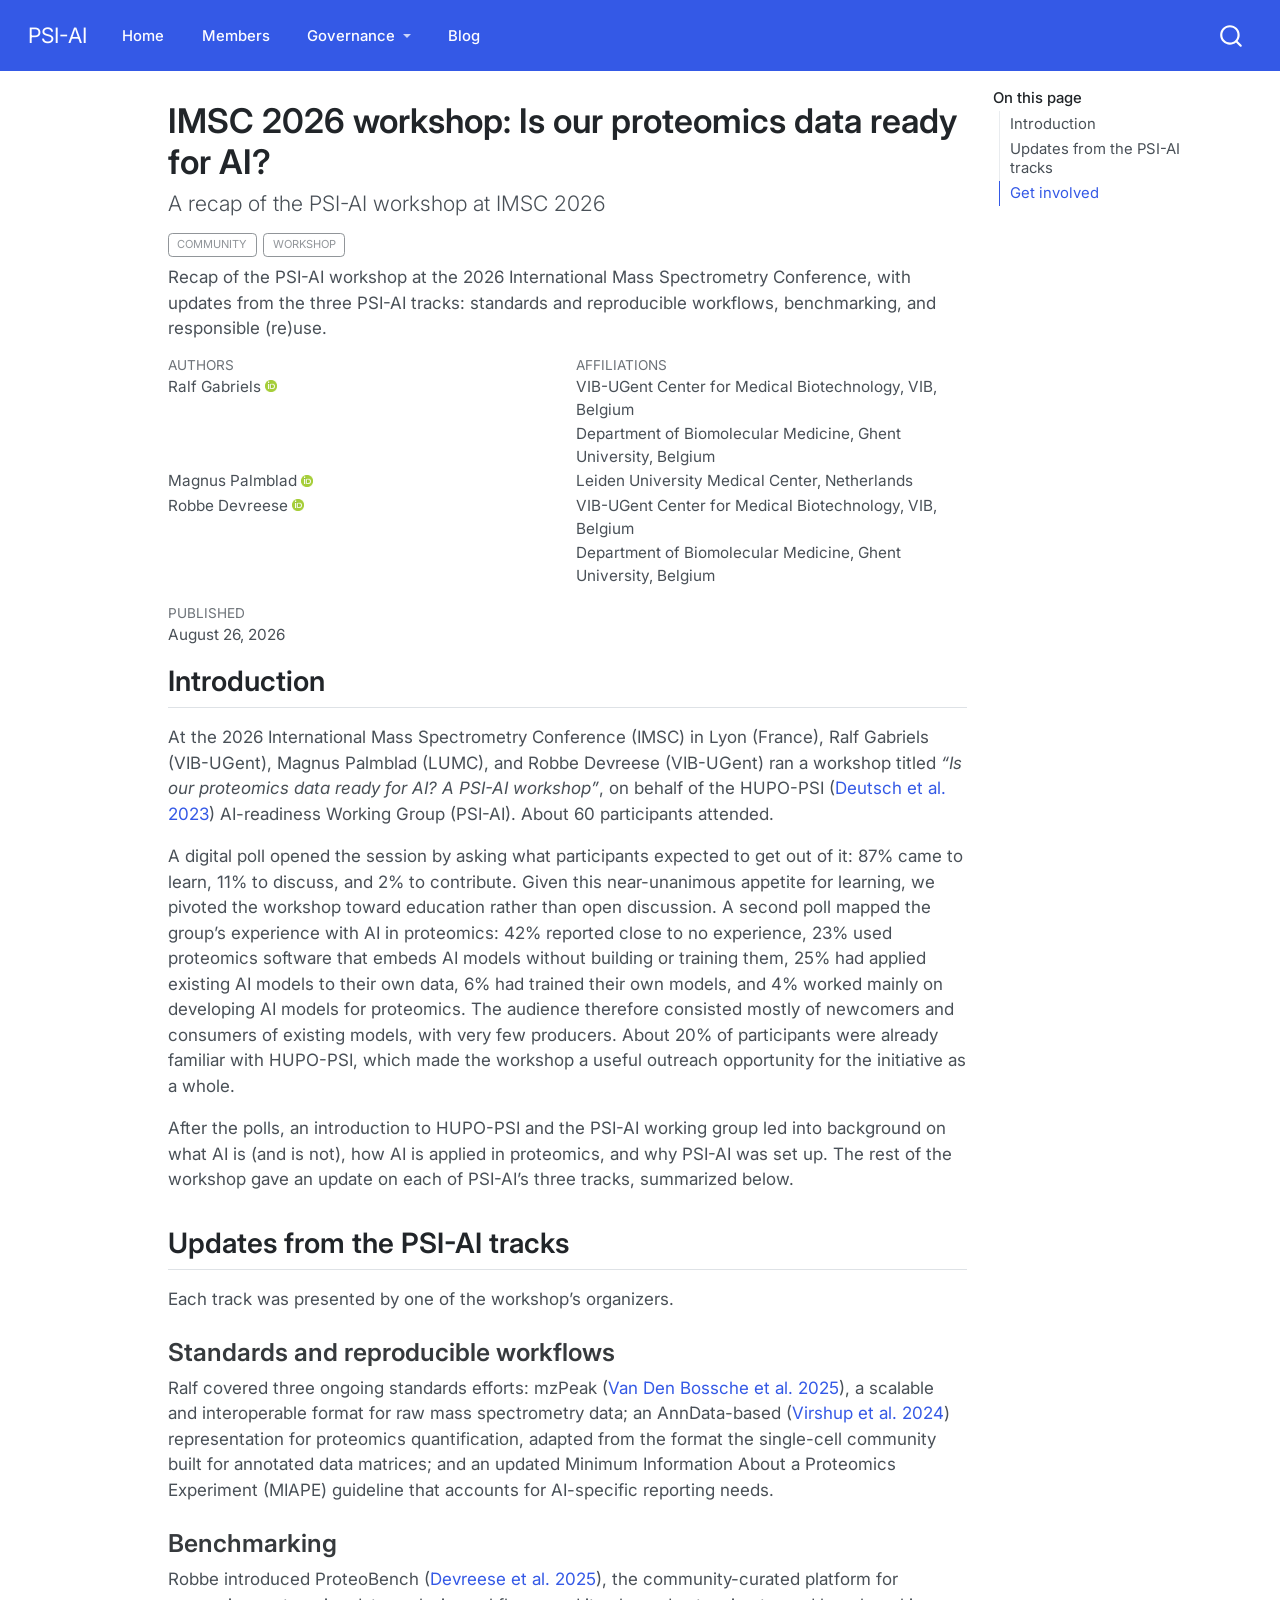
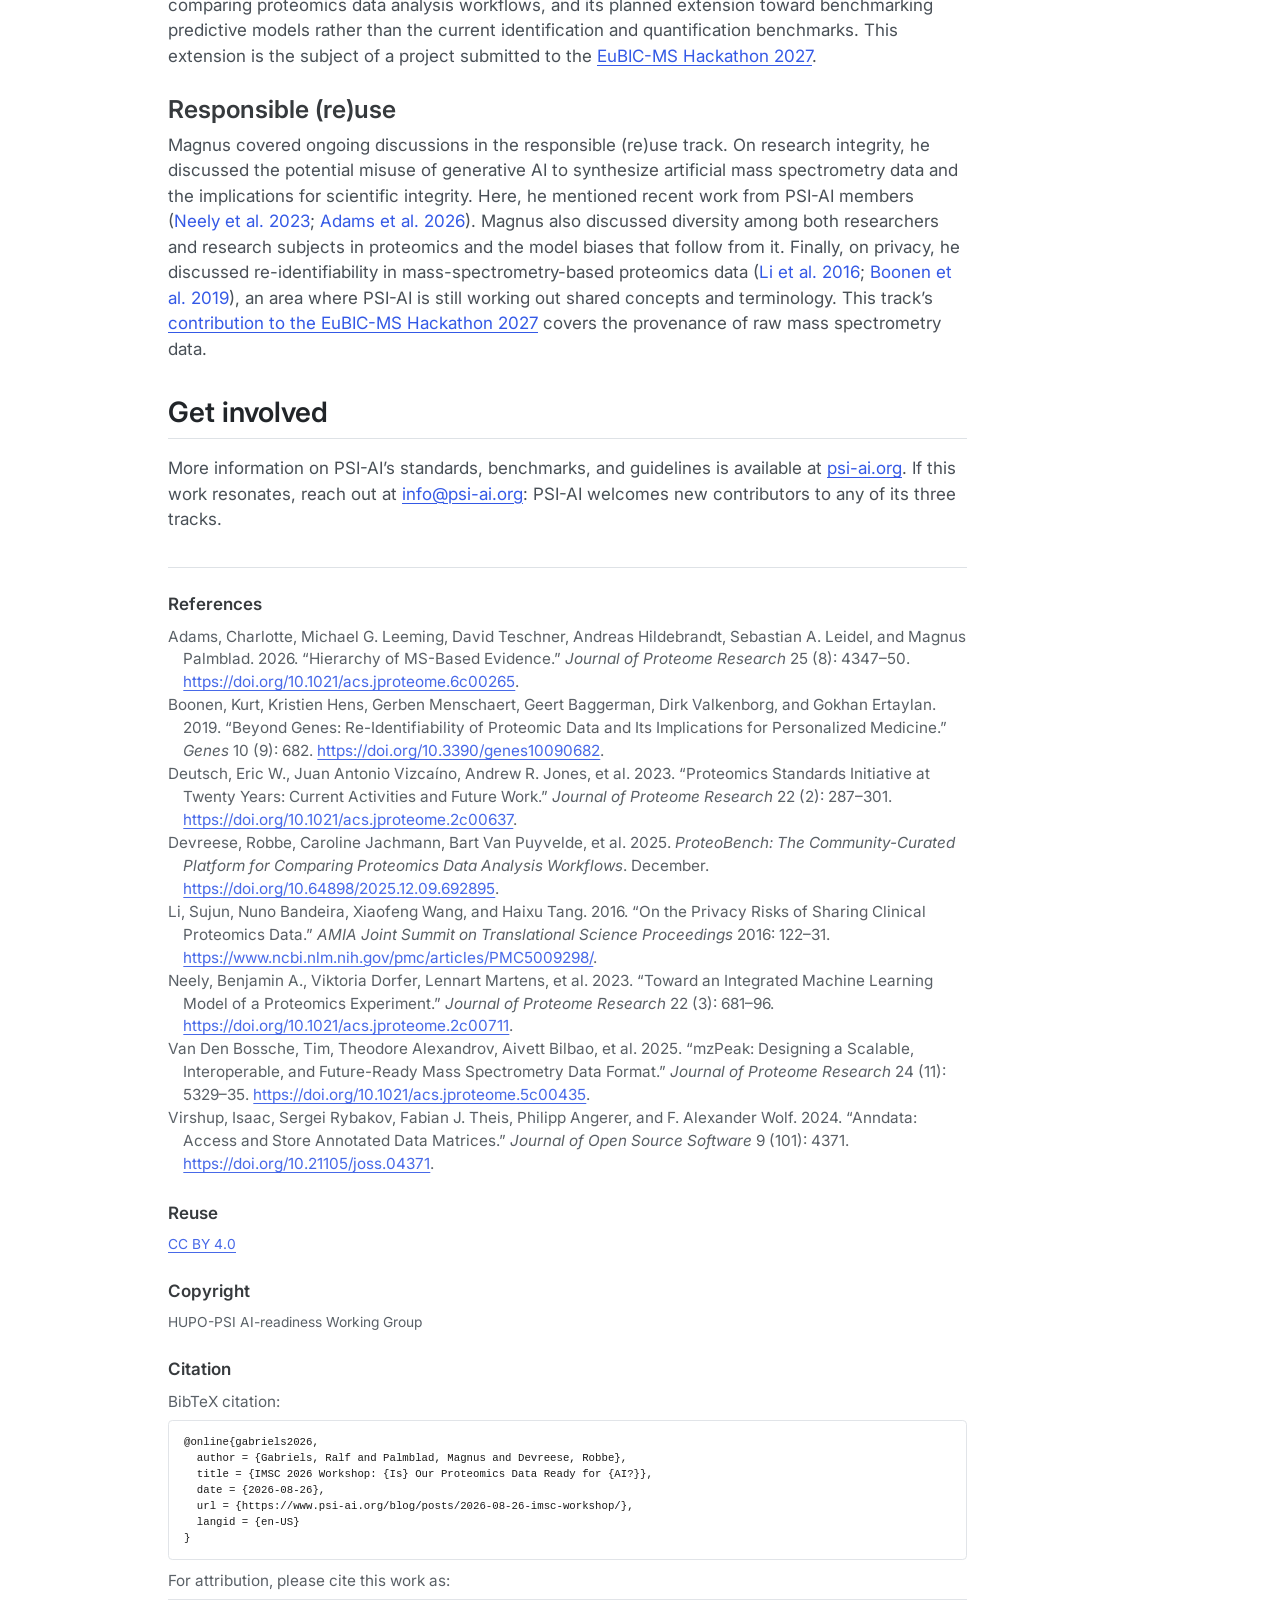
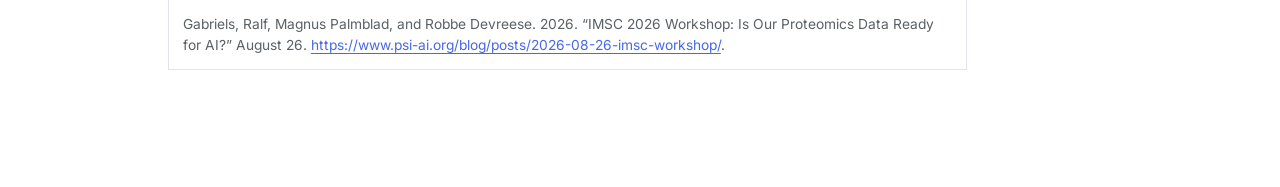
<file: blog/posts/2026-08-26-imsc-workshop/index.html>
<!DOCTYPE html>
<html xmlns="http://www.w3.org/1999/xhtml" lang="en-US" xml:lang="en-US" dir="ltr"><head>

<meta charset="utf-8">
<meta name="generator" content="quarto-1.11.9">

<meta name="viewport" content="width=device-width, initial-scale=1.0, user-scalable=yes">

<meta name="author" content="Ralf Gabriels">
<meta name="author" content="Magnus Palmblad">
<meta name="author" content="Robbe Devreese">
<meta name="dcterms.date" content="2026-08-26">
<meta name="description" content="Recap of the PSI-AI workshop at the 2026 International Mass Spectrometry Conference, with updates from the three PSI-AI tracks: standards and reproducible workflows, benchmarking, and responsible (re)use.">

<title>IMSC 2026 workshop: Is our proteomics data ready for AI? – PSI-AI</title>
<style>
/* Default styles provided by pandoc.
** See https://pandoc.org/MANUAL.html#variables-for-html for config info.
*/
span.smallcaps{font-variant: small-caps;}
div.columns{display: flex; gap: 1.5em;}
div.column{flex: auto;}
@media screen {
div.columns{gap: min(4vw, 1.5em);}
div.column{overflow-x: auto;}
}
div.hanging-indent{margin-left: 1.5em; text-indent: -1.5em;}
ul.task-list{list-style: none;}
ul.task-list li input[type="checkbox"] {
  width: 0.8em;
  margin: 0 0.8em 0.2em -1em; /* quarto-specific, see https://github.com/quarto-dev/quarto-cli/issues/4556 */ 
  vertical-align: middle;
}
/* CSS for citations */
div.csl-bib-body { }
div.csl-entry {
  clear: both;
}
.hanging-indent div.csl-entry {
  margin-left:2em;
  text-indent:-2em;
}
div.csl-left-margin {
  min-width:2em;
  float:left;
}
div.csl-right-inline {
  margin-left:2em;
  padding-left:1em;
}
div.csl-indent {
  margin-left: 2em;
}</style>


<script src="../../../site_libs/quarto-nav/quarto-nav.js"></script>
<script src="../../../site_libs/quarto-nav/headroom.min.js"></script>
<script src="../../../site_libs/clipboard/clipboard.min.js"></script>
<script src="../../../site_libs/quarto-search/autocomplete.umd.js"></script>
<script src="../../../site_libs/quarto-search/fuse.min.js"></script>
<script src="../../../site_libs/quarto-search/quarto-search.js"></script>
<meta name="quarto:offset" content="../../../">
<script src="../../../site_libs/quarto-html/quarto.js" type="module"></script>
<script src="../../../site_libs/quarto-html/tabsets/tabsets.js" type="module"></script>
<script src="../../../site_libs/quarto-html/scrollable-regions/scrollable-regions.js" type="module"></script>
<script src="../../../site_libs/quarto-html/popper.min.js"></script>
<script src="../../../site_libs/quarto-html/tippy.umd.min.js"></script>
<script src="../../../site_libs/quarto-html/anchor.min.js"></script>
<link href="../../../site_libs/quarto-html/tippy.css" rel="stylesheet">
<link href="../../../site_libs/quarto-html/quarto-syntax-highlighting-63b5708e65d6cd79cd7618c58d0c21e7.css" rel="stylesheet" id="quarto-text-highlighting-styles">
<script src="../../../site_libs/bootstrap/bootstrap.min.js"></script>
<link href="../../../site_libs/bootstrap/bootstrap-icons.css" rel="stylesheet">
<link href="../../../site_libs/bootstrap/bootstrap-047ef912dbded54fc41bc45e819efc8d.min.css" rel="stylesheet" append-hash="true" id="quarto-bootstrap" data-mode="light">
<script id="quarto-search-options" type="application/json">{
  "location": "navbar",
  "copy-button": false,
  "collapse-after": 3,
  "panel-placement": "end",
  "type": "overlay",
  "limit": 50,
  "keyboard-shortcut": [
    "f",
    "/",
    "s"
  ],
  "show-item-context": false,
  "language": {
    "search-no-results-text": "No results",
    "search-matching-documents-text": "matching documents",
    "search-copy-link-title": "Copy link to search",
    "search-hide-matches-text": "Hide additional matches",
    "search-more-match-text": "more match in this document",
    "search-more-matches-text": "more matches in this document",
    "search-clear-button-title": "Clear",
    "search-text-placeholder": "",
    "search-detached-cancel-button-title": "Cancel",
    "search-submit-button-title": "Submit",
    "search-label": "Search"
  }
}</script>
<style>html{ scroll-behavior: smooth; }</style>
<script defer="" src="https://umami.compomics.com/script.js" data-website-id="16eced73-6978-4fad-ad98-ce3940e1f935"></script>


<link rel="stylesheet" href="../../../styles.css">
<meta property="og:title" content="IMSC 2026 workshop: Is our proteomics data ready for AI? – PSI-AI">
<meta property="og:description" content="Recap of the PSI-AI workshop at the 2026 International Mass Spectrometry Conference, with updates from the three PSI-AI tracks: standards and reproducible workflows, benchmarking, and responsible (re)use.">
<meta property="og:image" content="https://www.psi-ai.org/blog/posts/2026-08-26-imsc-workshop/featured.jpg">
<meta property="og:site_name" content="PSI-AI">
<meta property="og:locale" content="en_US">
<meta property="og:image:height" content="1080">
<meta property="og:image:width" content="1920">
</head>

<body class="nav-fixed quarto-light"><a id="quarto-skip-link" class="visually-hidden-focusable" href="#quarto-document-content">Skip to main content</a>

<div id="quarto-search-results"></div>
  <header id="quarto-header" class="headroom fixed-top">
    <nav class="navbar navbar-expand-lg " data-bs-theme="dark" aria-label="Site">
      <div class="navbar-container container-fluid">
      <div class="navbar-brand-container mx-auto">
    <a class="navbar-brand" href="../../../index.html">
    <span class="navbar-title">PSI-AI</span>
    </a>
  </div>
          <button class="navbar-toggler" type="button" data-bs-toggle="collapse" data-bs-target="#navbarCollapse" aria-controls="navbarCollapse" aria-expanded="false" aria-label="Toggle navigation" onclick="if (window.quartoToggleHeadroom) { window.quartoToggleHeadroom(); }">
  <span class="navbar-toggler-icon"></span>
</button>
          <div class="collapse navbar-collapse" id="navbarCollapse">
            <ul class="navbar-nav navbar-nav-scroll me-auto">
  <li class="nav-item">
    <a class="nav-link" href="../../../index.html"> 
<span class="menu-text">Home</span></a>
  </li>  
  <li class="nav-item">
    <a class="nav-link" href="../../../members/index.html"> 
<span class="menu-text">Members</span></a>
  </li>  
  <li class="nav-item dropdown ">
    <a class="nav-link dropdown-toggle" href="#" id="nav-menu-governance" role="link" data-bs-toggle="dropdown" aria-expanded="false">
 <span class="menu-text">Governance</span>
    </a>
    <ul class="dropdown-menu" aria-labelledby="nav-menu-governance">    
        <li>
    <a class="dropdown-item" href="../../../governance/charter/index.html">
 <span class="dropdown-text">Charter</span></a>
  </li>  
        <li>
    <a class="dropdown-item" href="../../../governance/code-of-conduct/index.html">
 <span class="dropdown-text">Code of conduct</span></a>
  </li>  
        <li>
    <a class="dropdown-item" href="../../../governance/decision-making/index.html">
 <span class="dropdown-text">Decision making</span></a>
  </li>  
    </ul>
  </li>
  <li class="nav-item">
    <a class="nav-link" href="../../../blog/index.html"> 
<span class="menu-text">Blog</span></a>
  </li>  
</ul>
          </div> <!-- /navcollapse -->
            <div class="quarto-navbar-tools">
</div>
            <div id="quarto-search" class="" title="Search"></div>
      </div> <!-- /container-fluid -->
    </nav>
</header>
<!-- content -->
<div id="quarto-content" class="quarto-container page-columns page-rows-contents page-layout-article page-navbar">
<!-- sidebar -->
<!-- margin-sidebar -->
    <div id="quarto-margin-sidebar" class="sidebar margin-sidebar">
        <nav id="TOC" role="doc-toc" aria-labelledby="toc-title" class="toc-active">
    <h2 id="toc-title">On this page</h2>
   
  <ul>
  <li><a href="#introduction" id="toc-introduction" class="nav-link active" data-scroll-target="#introduction">Introduction</a></li>
  <li><a href="#updates-from-the-psi-ai-tracks" id="toc-updates-from-the-psi-ai-tracks" class="nav-link" data-scroll-target="#updates-from-the-psi-ai-tracks">Updates from the PSI-AI tracks</a>
  <ul class="collapse">
  <li><a href="#standards-and-reproducible-workflows" id="toc-standards-and-reproducible-workflows" class="nav-link" data-scroll-target="#standards-and-reproducible-workflows">Standards and reproducible workflows</a></li>
  <li><a href="#benchmarking" id="toc-benchmarking" class="nav-link" data-scroll-target="#benchmarking">Benchmarking</a></li>
  <li><a href="#responsible-reuse" id="toc-responsible-reuse" class="nav-link" data-scroll-target="#responsible-reuse">Responsible (re)use</a></li>
  </ul></li>
  <li><a href="#get-involved" id="toc-get-involved" class="nav-link" data-scroll-target="#get-involved">Get involved</a></li>
  </ul>
</nav>
    </div>
<!-- main -->
<main class="content" id="quarto-document-content" tabindex="-1">

<header id="title-block-header" class="quarto-title-block default">
<div class="quarto-title">
<h1 class="title">IMSC 2026 workshop: Is our proteomics data ready for AI?</h1>
<p class="subtitle lead">A recap of the PSI-AI workshop at IMSC 2026</p>
  <div class="quarto-categories">
    <div class="quarto-category">community</div>
    <div class="quarto-category">workshop</div>
  </div>
  </div>

<div>
  <div class="description">
    Recap of the PSI-AI workshop at the 2026 International Mass Spectrometry Conference, with updates from the three PSI-AI tracks: standards and reproducible workflows, benchmarking, and responsible (re)use.
  </div>
</div>

<div class="quarto-title-meta-author">
  <div class="quarto-title-meta-heading">Authors</div>
  <div class="quarto-title-meta-heading">Affiliations</div>
  
    <div class="quarto-title-meta-contents">
    <p class="author">Ralf Gabriels <a href="https://orcid.org/0000-0002-1679-1711" class="quarto-title-author-orcid" aria-label="ORCID profile for Ralf Gabriels"> <img alt="" src="[data-uri]"></a></p>
  </div>
  <div class="quarto-title-meta-contents">
        <p class="affiliation">
            VIB-UGent Center for Medical Biotechnology, VIB, Belgium
          </p>
        <p class="affiliation">
            Department of Biomolecular Medicine, Ghent University, Belgium
          </p>
      </div>
    <div class="quarto-title-meta-contents">
    <p class="author">Magnus Palmblad <a href="https://orcid.org/0000-0002-5865-8994" class="quarto-title-author-orcid" aria-label="ORCID profile for Magnus Palmblad"> <img alt="" src="[data-uri]"></a></p>
  </div>
  <div class="quarto-title-meta-contents">
        <p class="affiliation">
            Leiden University Medical Center, Netherlands
          </p>
      </div>
    <div class="quarto-title-meta-contents">
    <p class="author">Robbe Devreese <a href="https://orcid.org/0000-0002-3432-1502" class="quarto-title-author-orcid" aria-label="ORCID profile for Robbe Devreese"> <img alt="" src="[data-uri]"></a></p>
  </div>
  <div class="quarto-title-meta-contents">
        <p class="affiliation">
            VIB-UGent Center for Medical Biotechnology, VIB, Belgium
          </p>
        <p class="affiliation">
            Department of Biomolecular Medicine, Ghent University, Belgium
          </p>
      </div>
  </div>

<div class="quarto-title-meta">

      
    <div>
    <div class="quarto-title-meta-heading">Published</div>
    <div class="quarto-title-meta-contents">
      <p class="date">August 26, 2026</p>
    </div>
  </div>
  
    
  </div>
  


</header>


<section id="introduction" class="level2">
<h2 class="anchored" data-anchor-id="introduction">Introduction</h2>
<p>At the 2026 International Mass Spectrometry Conference (IMSC) in Lyon (France), Ralf Gabriels (VIB-UGent), Magnus Palmblad (LUMC), and Robbe Devreese (VIB-UGent) ran a workshop titled <em>“Is our proteomics data ready for AI? A PSI-AI workshop”</em>, on behalf of the HUPO-PSI <span class="citation" data-cites="Deutsch2023">(<a href="#ref-Deutsch2023" role="doc-biblioref">Deutsch et al. 2023</a>)</span> AI-readiness Working Group (PSI-AI). About 60 participants attended.</p>
<p>A digital poll opened the session by asking what participants expected to get out of it: 87% came to learn, 11% to discuss, and 2% to contribute. Given this near-unanimous appetite for learning, we pivoted the workshop toward education rather than open discussion. A second poll mapped the group’s experience with AI in proteomics: 42% reported close to no experience, 23% used proteomics software that embeds AI models without building or training them, 25% had applied existing AI models to their own data, 6% had trained their own models, and 4% worked mainly on developing AI models for proteomics. The audience therefore consisted mostly of newcomers and consumers of existing models, with very few producers. About 20% of participants were already familiar with HUPO-PSI, which made the workshop a useful outreach opportunity for the initiative as a whole.</p>
<p>After the polls, an introduction to HUPO-PSI and the PSI-AI working group led into background on what AI is (and is not), how AI is applied in proteomics, and why PSI-AI was set up. The rest of the workshop gave an update on each of PSI-AI’s three tracks, summarized below.</p>
</section>
<section id="updates-from-the-psi-ai-tracks" class="level2">
<h2 class="anchored" data-anchor-id="updates-from-the-psi-ai-tracks">Updates from the PSI-AI tracks</h2>
<p>Each track was presented by one of the workshop’s organizers.</p>
<section id="standards-and-reproducible-workflows" class="level3">
<h3 class="anchored" data-anchor-id="standards-and-reproducible-workflows">Standards and reproducible workflows</h3>
<p>Ralf covered three ongoing standards efforts: mzPeak <span class="citation" data-cites="VanDenBossche2025">(<a href="#ref-VanDenBossche2025" role="doc-biblioref">Van Den Bossche et al. 2025</a>)</span>, a scalable and interoperable format for raw mass spectrometry data; an AnnData-based <span class="citation" data-cites="Virshup2024">(<a href="#ref-Virshup2024" role="doc-biblioref">Virshup et al. 2024</a>)</span> representation for proteomics quantification, adapted from the format the single-cell community built for annotated data matrices; and an updated Minimum Information About a Proteomics Experiment (MIAPE) guideline that accounts for AI-specific reporting needs.</p>
</section>
<section id="benchmarking" class="level3">
<h3 class="anchored" data-anchor-id="benchmarking">Benchmarking</h3>
<p>Robbe introduced ProteoBench <span class="citation" data-cites="Devreese2025">(<a href="#ref-Devreese2025" role="doc-biblioref">Devreese et al. 2025</a>)</span>, the community-curated platform for comparing proteomics data analysis workflows, and its planned extension toward benchmarking predictive models rather than the current identification and quantification benchmarks. This extension is the subject of a project submitted to the <a href="https://github.com/EuBIC/EuBIC2027/discussions/10">EuBIC-MS Hackathon 2027</a>.</p>
</section>
<section id="responsible-reuse" class="level3">
<h3 class="anchored" data-anchor-id="responsible-reuse">Responsible (re)use</h3>
<p>Magnus covered ongoing discussions in the responsible (re)use track. On research integrity, he discussed the potential misuse of generative AI to synthesize artificial mass spectrometry data and the implications for scientific integrity. Here, he mentioned recent work from PSI-AI members <span class="citation" data-cites="Neely2023 Adams2026">(<a href="#ref-Neely2023" role="doc-biblioref">Neely et al. 2023</a>; <a href="#ref-Adams2026" role="doc-biblioref">Adams et al. 2026</a>)</span>. Magnus also discussed diversity among both researchers and research subjects in proteomics and the model biases that follow from it. Finally, on privacy, he discussed re-identifiability in mass-spectrometry-based proteomics data <span class="citation" data-cites="Li2016 Boonen2019">(<a href="#ref-Li2016" role="doc-biblioref">Li et al. 2016</a>; <a href="#ref-Boonen2019" role="doc-biblioref">Boonen et al. 2019</a>)</span>, an area where PSI-AI is still working out shared concepts and terminology. This track’s <a href="https://github.com/EuBIC/EuBIC2027/discussions/9">contribution to the EuBIC-MS Hackathon 2027</a> covers the provenance of raw mass spectrometry data.</p>
</section>
</section>
<section id="get-involved" class="level2">
<h2 class="anchored" data-anchor-id="get-involved">Get involved</h2>
<p>More information on PSI-AI’s standards, benchmarks, and guidelines is available at <a href="https://psi-ai.org">psi-ai.org</a>. If this work resonates, reach out at <script type="text/javascript">
<!--
h='&#112;&#x73;&#x69;&#x2d;&#x61;&#x69;&#46;&#x6f;&#114;&#x67;';a='&#64;';n='&#x69;&#110;&#102;&#x6f;';e=n+a+h;
document.write('<a h'+'ref'+'="ma'+'ilto'+':'+e+'" clas'+'s="em' + 'ail">'+e+'<\/'+'a'+'>');
// -->
</script><noscript>info at psi-ai dot org</noscript>: PSI-AI welcomes new contributors to any of its three tracks.</p>



</section>

<div id="quarto-appendix" class="default"><section class="quarto-appendix-contents" role="doc-bibliography" id="quarto-bibliography"><h2 class="anchored quarto-appendix-heading">References</h2><div id="refs" class="references csl-bib-body hanging-indent" role="list">
<div id="ref-Adams2026" class="csl-entry" role="listitem">
Adams, Charlotte, Michael G. Leeming, David Teschner, Andreas Hildebrandt, Sebastian A. Leidel, and Magnus Palmblad. 2026. <span>“Hierarchy of MS-Based Evidence.”</span> <em>Journal of Proteome Research</em> 25 (8): 4347–50. <a href="https://doi.org/10.1021/acs.jproteome.6c00265">https://doi.org/10.1021/acs.jproteome.6c00265</a>.
</div>
<div id="ref-Boonen2019" class="csl-entry" role="listitem">
Boonen, Kurt, Kristien Hens, Gerben Menschaert, Geert Baggerman, Dirk Valkenborg, and Gokhan Ertaylan. 2019. <span>“Beyond Genes: Re-Identifiability of Proteomic Data and Its Implications for Personalized Medicine.”</span> <em>Genes</em> 10 (9): 682. <a href="https://doi.org/10.3390/genes10090682">https://doi.org/10.3390/genes10090682</a>.
</div>
<div id="ref-Deutsch2023" class="csl-entry" role="listitem">
Deutsch, Eric W., Juan Antonio Vizcaíno, Andrew R. Jones, et al. 2023. <span>“Proteomics Standards Initiative at Twenty Years: Current Activities and Future Work.”</span> <em>Journal of Proteome Research</em> 22 (2): 287–301. <a href="https://doi.org/10.1021/acs.jproteome.2c00637">https://doi.org/10.1021/acs.jproteome.2c00637</a>.
</div>
<div id="ref-Devreese2025" class="csl-entry" role="listitem">
Devreese, Robbe, Caroline Jachmann, Bart Van Puyvelde, et al. 2025. <em>ProteoBench: The Community-Curated Platform for Comparing Proteomics Data Analysis Workflows</em>. December. <a href="https://doi.org/10.64898/2025.12.09.692895">https://doi.org/10.64898/2025.12.09.692895</a>.
</div>
<div id="ref-Li2016" class="csl-entry" role="listitem">
Li, Sujun, Nuno Bandeira, Xiaofeng Wang, and Haixu Tang. 2016. <span>“On the Privacy Risks of Sharing Clinical Proteomics Data.”</span> <em>AMIA Joint Summit on Translational Science Proceedings</em> 2016: 122–31. <a href="https://www.ncbi.nlm.nih.gov/pmc/articles/PMC5009298/">https://www.ncbi.nlm.nih.gov/pmc/articles/PMC5009298/</a>.
</div>
<div id="ref-Neely2023" class="csl-entry" role="listitem">
Neely, Benjamin A., Viktoria Dorfer, Lennart Martens, et al. 2023. <span>“Toward an Integrated Machine Learning Model of a Proteomics Experiment.”</span> <em>Journal of Proteome Research</em> 22 (3): 681–96. <a href="https://doi.org/10.1021/acs.jproteome.2c00711">https://doi.org/10.1021/acs.jproteome.2c00711</a>.
</div>
<div id="ref-VanDenBossche2025" class="csl-entry" role="listitem">
Van Den Bossche, Tim, Theodore Alexandrov, Aivett Bilbao, et al. 2025. <span>“mzPeak: Designing a Scalable, Interoperable, and Future-Ready Mass Spectrometry Data Format.”</span> <em>Journal of Proteome Research</em> 24 (11): 5329–35. <a href="https://doi.org/10.1021/acs.jproteome.5c00435">https://doi.org/10.1021/acs.jproteome.5c00435</a>.
</div>
<div id="ref-Virshup2024" class="csl-entry" role="listitem">
Virshup, Isaac, Sergei Rybakov, Fabian J. Theis, Philipp Angerer, and F. Alexander Wolf. 2024. <span>“Anndata: Access and Store Annotated Data Matrices.”</span> <em>Journal of Open Source Software</em> 9 (101): 4371. <a href="https://doi.org/10.21105/joss.04371">https://doi.org/10.21105/joss.04371</a>.
</div>
</div></section><section class="quarto-appendix-contents" id="quarto-reuse"><h2 class="anchored quarto-appendix-heading">Reuse</h2><div class="quarto-appendix-contents"><div><a rel="license" href="https://creativecommons.org/licenses/by/4.0/deed.en_us">CC BY 4.0</a></div></div></section><section class="quarto-appendix-contents" id="quarto-copyright"><h2 class="anchored quarto-appendix-heading">Copyright</h2><div class="quarto-appendix-contents"><div>HUPO-PSI AI-readiness Working Group</div></div></section><section class="quarto-appendix-contents" id="quarto-citation"><h2 class="anchored quarto-appendix-heading">Citation</h2><div><div class="quarto-appendix-secondary-label">BibTeX citation:</div><div class="code-copy-outer-scaffold"><pre class="sourceCode quarto-appendix-bibtex code-with-copy"><code class="sourceCode bibtex">@online{gabriels2026,
  author = {Gabriels, Ralf and Palmblad, Magnus and Devreese, Robbe},
  title = {IMSC 2026 Workshop: {Is} Our Proteomics Data Ready for {AI?}},
  date = {2026-08-26},
  url = {https://www.psi-ai.org/blog/posts/2026-08-26-imsc-workshop/},
  langid = {en-US}
}
</code></pre><button title="Copy to Clipboard" class="code-copy-button"><i class="bi"></i></button></div><div class="quarto-appendix-secondary-label">For attribution, please cite this work as:</div><div id="ref-gabriels2026" class="csl-entry quarto-appendix-citeas" role="listitem">
Gabriels, Ralf, Magnus Palmblad, and Robbe Devreese. 2026. <span>“IMSC
2026 Workshop: Is Our Proteomics Data Ready for AI?”</span> August 26.
<a href="https://www.psi-ai.org/blog/posts/2026-08-26-imsc-workshop/">https://www.psi-ai.org/blog/posts/2026-08-26-imsc-workshop/</a>.
</div></div></section></div></main> <!-- /main -->
<script id="quarto-html-after-body" type="application/javascript">
  window.document.addEventListener("DOMContentLoaded", function (event) {
    const icon = "";
    const anchorJS = new window.AnchorJS();
    anchorJS.options = {
      placement: 'right',
      icon: icon
    };
    anchorJS.add('.anchored');
    const isCodeAnnotation = (el) => {
      for (const clz of el.classList) {
        if (clz.startsWith('code-annotation-')) {                     
          return true;
        }
      }
      return false;
    }
    const onCopySuccess = function(e) {
      // button target
      const button = e.trigger;
      // don't keep focus
      button.blur();
      // flash "checked"
      button.classList.add('code-copy-button-checked');
      var currentTitle = button.getAttribute("title");
      button.setAttribute("title", "Copied!");
      let tooltip;
      if (window.bootstrap) {
        button.setAttribute("data-bs-toggle", "tooltip");
        button.setAttribute("data-bs-placement", "left");
        button.setAttribute("data-bs-title", "Copied!");
        tooltip = new bootstrap.Tooltip(button, 
          { trigger: "manual", 
            customClass: "code-copy-button-tooltip",
            offset: [0, -8]});
        tooltip.show();    
      }
      setTimeout(function() {
        if (tooltip) {
          tooltip.hide();
          button.removeAttribute("data-bs-title");
          button.removeAttribute("data-bs-toggle");
          button.removeAttribute("data-bs-placement");
        }
        button.setAttribute("title", currentTitle);
        button.classList.remove('code-copy-button-checked');
      }, 1000);
      // clear code selection
      e.clearSelection();
    }
    const getTextToCopy = function(trigger) {
      const outerScaffold = trigger.parentElement.cloneNode(true);
      const codeEl = outerScaffold.querySelector('code');
      for (const childEl of codeEl.children) {
        if (isCodeAnnotation(childEl)) {
          childEl.remove();
        }
      }
      return codeEl.innerText;
    }
    const clipboard = new window.ClipboardJS('.code-copy-button:not([data-in-quarto-modal])', {
      text: getTextToCopy
    });
    clipboard.on('success', onCopySuccess);
    if (window.document.getElementById('quarto-embedded-source-code-modal')) {
      const clipboardModal = new window.ClipboardJS('.code-copy-button[data-in-quarto-modal]', {
        text: getTextToCopy,
        container: window.document.getElementById('quarto-embedded-source-code-modal')
      });
      clipboardModal.on('success', onCopySuccess);
    }
      var localhostRegex = new RegExp(/^(?:http|https):\/\/localhost\:?[0-9]*\//);
      var mailtoRegex = new RegExp(/^mailto:/);
        var filterRegex = new RegExp("https:\/\/www\.psi-ai\.org");
      const newWindowLabel = "(opens in a new tab)";
      const newWindowNoteId = "quarto-ext-newwindow-label";
      // Links reference one hidden label through aria-describedby, so the
      // announcement never changes their accessible name.
      var describeNewWindow = (link) => {
        if (!window.document.getElementById(newWindowNoteId)) {
          var newWindowNote = window.document.createElement("span");
          newWindowNote.id = newWindowNoteId;
          newWindowNote.hidden = true;
          newWindowNote.textContent = newWindowLabel;
          window.document.body.appendChild(newWindowNote);
        }
        var describedBy = (link.getAttribute("aria-describedby") || "").split(/\s+/).filter(Boolean);
        if (!describedBy.includes(newWindowNoteId)) {
          describedBy.push(newWindowNoteId);
          link.setAttribute("aria-describedby", describedBy.join(" "));
        }
      }
      var isInternal = (href) => {
          return filterRegex.test(href) || localhostRegex.test(href) || mailtoRegex.test(href);
      }
      // Inspect non-navigation links and adorn them if external
      window.quartoDecorateExternalLinks = function (root) {
     var links = (root || window.document).querySelectorAll('a[href]:not(.nav-link):not(.navbar-brand):not(.toc-action):not(.sidebar-link):not(.sidebar-item-toggle):not(.pagination-link):not(.no-external):not([aria-hidden]):not(.dropdown-item):not(.quarto-navigation-tool):not(.about-link)');
      for (var i=0; i<links.length; i++) {
        const link = links[i];
        if (!isInternal(link.href)) {
          // undo the damage that might have been done by quarto-nav.js in the case of
          // links that we want to consider external
          if (link.dataset.originalHref !== undefined) {
            link.href = link.dataset.originalHref;
          }
            // target, if specified
            link.setAttribute("target", "_blank");
            if (link.getAttribute("rel") === null) {
              link.setAttribute("rel", "noopener");
            }
            describeNewWindow(link);
          if (!link.classList.contains('no-external-icon')) {
          }
        }
      }
      };
      window.quartoDecorateExternalLinks(window.document);
    // Esc closes the popup (WCAG 1.4.13) and focus leaving both trigger and
    // popup closes it (WCAG 2.4.11); tippy handles neither for interactive popups.
    const hideOnEscAndFocusOut = {
      name: 'hideOnEscAndFocusOut',
      defaultValue: true,
      fn(instance) {
        const dismiss = () => {
          // A show scheduled by the trigger delay would otherwise reopen it
          instance.clearDelayTimeouts();
          instance.hide();
        };
        const onKeyDown = (event) => {
          if (event.key !== 'Escape') {
            return;
          }
          // Keep Esc from also reaching page handlers (e.g. reveal.js overview),
          // except an open reveal.js slide menu, which Esc should close too.
          // The menu handles keys only when its keyboard option is on.
          const menuHandlesEsc = window.Reveal?.getPlugin?.('menu')?.isOpen() &&
            window.Reveal.getConfig().menu?.keyboard !== false;
          if (!menuHandlesEsc) {
            event.stopPropagation();
          }
          if (instance.popper.contains(window.document.activeElement)) {
            // Disabled while refocusing so the focus trigger does not reopen it
            instance.disable();
            instance.reference.focus();
            instance.enable();
          }
          dismiss();
        };
        const onFocusOut = (event) => {
          const target = event.relatedTarget;
          if (target && !instance.reference.contains(target) &&
              !instance.popper.contains(target)) {
            dismiss();
          }
        };
        // On the trigger too: a click trigger (code-annotations: select) has no
        // blur handling. Attached for the instance's lifetime so leaving the
        // trigger also cancels a show still pending on the trigger delay.
        instance.reference.addEventListener('focusout', onFocusOut);
        return {
          onShow() {
            window.document.addEventListener('keydown', onKeyDown, true);
            instance.popper.addEventListener('focusout', onFocusOut);
          },
          onHide() {
            window.document.removeEventListener('keydown', onKeyDown, true);
            instance.popper.removeEventListener('focusout', onFocusOut);
          },
          onDestroy() {
            instance.reference.removeEventListener('focusout', onFocusOut);
          },
        };
      },
    };
    function tippyHover(el, contentFn, onTriggerFn, onUntriggerFn) {
      const config = {
        allowHTML: true,
        maxWidth: 500,
        delay: 100,
        arrow: false,
        appendTo: function(el) {
            return el.parentElement;
        },
        interactive: true,
        interactiveBorder: 10,
        theme: 'quarto',
        placement: 'bottom-start',
        plugins: [hideOnEscAndFocusOut],
      };
      if (contentFn) {
        config.content = contentFn;
      }
      if (onTriggerFn) {
        config.onTrigger = onTriggerFn;
      }
      if (onUntriggerFn) {
        config.onUntrigger = onUntriggerFn;
      }
      window.tippy(el, config); 
    }
    const noterefs = window.document.querySelectorAll('a[role="doc-noteref"]');
    for (var i=0; i<noterefs.length; i++) {
      const ref = noterefs[i];
      tippyHover(ref, function() {
        // use id or data attribute instead here
        let href = ref.getAttribute('data-footnote-href') || ref.getAttribute('href');
        try { href = new URL(href).hash; } catch {}
        const id = href.replace(/^#\/?/, "");
        const note = window.document.getElementById(id);
        if (note) {
          return note.innerHTML;
        } else {
          return "";
        }
      });
    }
    const xrefs = window.document.querySelectorAll('a.quarto-xref');
    const processXRef = (id, note) => {
      // Strip column container classes
      const stripColumnClz = (el) => {
        el.classList.remove("page-full", "page-columns");
        if (el.children) {
          for (const child of el.children) {
            stripColumnClz(child);
          }
        }
      }
      stripColumnClz(note)
      if (id === null || id.startsWith('sec-')) {
        // Special case sections, only their first couple elements
        const container = document.createElement("div");
        if (note.children && note.children.length > 2) {
          container.appendChild(note.children[0].cloneNode(true));
          for (let i = 1; i < note.children.length; i++) {
            const child = note.children[i];
            if (child.tagName === "P" && child.innerText === "") {
              continue;
            } else {
              container.appendChild(child.cloneNode(true));
              break;
            }
          }
          if (window.Quarto?.typesetMath) {
            window.Quarto.typesetMath(container);
          }
          return container.innerHTML
        } else {
          if (window.Quarto?.typesetMath) {
            window.Quarto.typesetMath(note);
          }
          return note.innerHTML;
        }
      } else {
        // Remove any anchor links if they are present
        const anchorLink = note.querySelector('a.anchorjs-link');
        if (anchorLink) {
          anchorLink.remove();
        }
        if (window.Quarto?.typesetMath) {
          window.Quarto.typesetMath(note);
        }
        if (note.classList.contains("callout")) {
          return note.outerHTML;
        } else {
          return note.innerHTML;
        }
      }
    }
    for (var i=0; i<xrefs.length; i++) {
      const xref = xrefs[i];
      tippyHover(xref, undefined, function(instance) {
        instance.disable();
        let url = xref.getAttribute('href');
        let hash = undefined; 
        if (url.startsWith('#')) {
          hash = url;
        } else {
          try { hash = new URL(url).hash; } catch {}
        }
        if (hash) {
          const id = hash.replace(/^#\/?/, "");
          const note = window.document.getElementById(id);
          if (note !== null) {
            try {
              const html = processXRef(id, note.cloneNode(true));
              instance.setContent(html);
            } finally {
              instance.enable();
              instance.show();
            }
          } else {
            // See if we can fetch this
            fetch(url.split('#')[0])
            .then(res => res.text())
            .then(html => {
              const parser = new DOMParser();
              const htmlDoc = parser.parseFromString(html, "text/html");
              const note = htmlDoc.getElementById(id);
              if (note !== null) {
                const html = processXRef(id, note);
                instance.setContent(html);
              } 
            }).finally(() => {
              instance.enable();
              instance.show();
            });
          }
        } else {
          // See if we can fetch a full url (with no hash to target)
          // This is a special case and we should probably do some content thinning / targeting
          fetch(url)
          .then(res => res.text())
          .then(html => {
            const parser = new DOMParser();
            const htmlDoc = parser.parseFromString(html, "text/html");
            const note = htmlDoc.querySelector('main.content');
            if (note !== null) {
              // This should only happen for chapter cross references
              // (since there is no id in the URL)
              // remove the first header
              if (note.children.length > 0 && note.children[0].tagName === "HEADER") {
                note.children[0].remove();
              }
              const html = processXRef(null, note);
              instance.setContent(html);
            } 
          }).finally(() => {
            instance.enable();
            instance.show();
          });
        }
      }, function(instance) {
      });
    }
        let selectedAnnoteEl;
        const selectorForAnnotation = ( cell, annotation) => {
          let cellAttr = 'data-code-cell="' + cell + '"';
          let lineAttr = 'data-code-annotation="' +  annotation + '"';
          const selector = 'span[' + cellAttr + '][' + lineAttr + ']';
          return selector;
        }
        const selectCodeLines = (annoteEl) => {
          const doc = window.document;
          const targetCell = annoteEl.getAttribute("data-target-cell");
          const targetAnnotation = annoteEl.getAttribute("data-target-annotation");
          const annoteSpan = window.document.querySelector(selectorForAnnotation(targetCell, targetAnnotation));
          const lines = annoteSpan.getAttribute("data-code-lines").split(",");
          const lineIds = lines.map((line) => {
            return targetCell + "-" + line;
          })
          // Each band is positioned against its own containing block, which is
          // not the offsetParent of the lines, so place it from client rects.
          const placeBand = (band, firstEl, lastEl, codeBlock) => {
            const container = band.offsetParent;
            if (container === null) {
              return;
            }
            const containerRect = container.getBoundingClientRect();
            // Reveal.js scales slides with a transform, so convert client
            // pixels back to the CSS pixels of the container.
            const scale = containerRect.height / container.offsetHeight || 1;
            const firstRect = firstEl.getBoundingClientRect();
            const lastRect = lastEl.getBoundingClientRect();
            const top = (firstRect.top - containerRect.top) / scale - container.clientTop + container.scrollTop;
            const height = (lastRect.bottom - firstRect.top) / scale;
            band.style.top = top - 2 + "px";
            band.style.height = height + 4 + "px";
            if (codeBlock) {
              // Without the copy button wrapper, the containing block is wider
              // than the code block, so span the code block explicitly.
              const blockRect = codeBlock.getBoundingClientRect();
              band.style.left = (blockRect.left - containerRect.left) / scale - container.clientLeft + container.scrollLeft + "px";
              band.style.width = blockRect.width / scale + "px";
            }
          };
          if (lineIds.length > 0) {
            const el = window.document.getElementById(lineIds[0]);
            const lastEl = window.document.getElementById(lineIds[lineIds.length - 1]);
            const parent = el.parentElement.parentElement;
            // cook up a div (if necessary) and position it
            let div = window.document.getElementById("code-annotation-line-highlight");
            if (div === null) {
              div = window.document.createElement("div");
              div.setAttribute("id", "code-annotation-line-highlight");
              div.style.position = 'absolute';
              parent.appendChild(div);
            }
            placeBand(div, el, lastEl, parent.closest("div.sourceCode") || parent);
            let gutterDiv = window.document.getElementById("code-annotation-line-highlight-gutter");
            if (gutterDiv === null) {
              gutterDiv = window.document.createElement("div");
              gutterDiv.setAttribute("id", "code-annotation-line-highlight-gutter");
              gutterDiv.style.position = 'absolute';
              const codeCell = window.document.getElementById(targetCell);
              const gutter = codeCell.querySelector('.code-annotation-gutter');
              gutter.appendChild(gutterDiv);
            }
            placeBand(gutterDiv, el, lastEl);
            selectedAnnoteEl = annoteEl;
          }
        };
        const unselectCodeLines = () => {
          const elementsIds = ["code-annotation-line-highlight", "code-annotation-line-highlight-gutter"];
          elementsIds.forEach((elId) => {
            const div = window.document.getElementById(elId);
            if (div) {
              div.remove();
            }
          });
          selectedAnnoteEl = undefined;
        };
          // Handle positioning of the toggle
      window.addEventListener(
        "resize",
        throttle(() => {
          elRect = undefined;
          if (selectedAnnoteEl) {
            selectCodeLines(selectedAnnoteEl);
          }
        }, 10)
      );
      function throttle(fn, ms) {
      let throttle = false;
      let timer;
        return (...args) => {
          if(!throttle) { // first call gets through
              fn.apply(this, args);
              throttle = true;
          } else { // all the others get throttled
              if(timer) clearTimeout(timer); // cancel #2
              timer = setTimeout(() => {
                fn.apply(this, args);
                timer = throttle = false;
              }, ms);
          }
        };
      }
        // Attach click handler to the DT
        const annoteDls = window.document.querySelectorAll('dt[data-target-cell]');
        for (const annoteDlNode of annoteDls) {
          annoteDlNode.addEventListener('click', (event) => {
            const clickedEl = event.target;
            if (clickedEl !== selectedAnnoteEl) {
              unselectCodeLines();
              const activeEl = window.document.querySelector('dt[data-target-cell].code-annotation-active');
              if (activeEl) {
                activeEl.classList.remove('code-annotation-active');
              }
              selectCodeLines(clickedEl);
              clickedEl.classList.add('code-annotation-active');
            } else {
              // Unselect the line
              unselectCodeLines();
              clickedEl.classList.remove('code-annotation-active');
            }
          });
        }
    const findCites = (el) => {
      const parentEl = el.parentElement;
      if (parentEl) {
        const cites = parentEl.dataset.cites;
        if (cites) {
          return {
            el,
            cites: cites.split(' ')
          };
        } else {
          return findCites(el.parentElement)
        }
      } else {
        return undefined;
      }
    };
    var bibliorefs = window.document.querySelectorAll('a[role="doc-biblioref"]');
    for (var i=0; i<bibliorefs.length; i++) {
      const ref = bibliorefs[i];
      const citeInfo = findCites(ref);
      if (citeInfo) {
        tippyHover(citeInfo.el, function() {
          var popup = window.document.createElement('div');
          citeInfo.cites.forEach(function(cite) {
            var citeDiv = window.document.createElement('div');
            citeDiv.classList.add('hanging-indent');
            citeDiv.classList.add('csl-entry');
            var biblioDiv = window.document.getElementById('ref-' + cite);
            if (biblioDiv) {
              citeDiv.innerHTML = biblioDiv.innerHTML;
            }
            popup.appendChild(citeDiv);
          });
          return popup.innerHTML;
        });
      }
    }
  });
  </script>
  <script type="application/javascript">
  window.quartoScrollableRegionsLabels = {"code":"Scrollable code","output":"Scrollable output"};
  </script>
</div> <!-- /content -->




<script src="../../../site_libs/quarto-html/zenscroll-min.js"></script>
</body></html>
</file>
<file: site_libs/quarto-html/tippy.css>
.tippy-box[data-animation=fade][data-state=hidden]{opacity:0}[data-tippy-root]{max-width:calc(100vw - 10px)}.tippy-box{position:relative;background-color:#333;color:#fff;border-radius:4px;font-size:14px;line-height:1.4;white-space:normal;outline:0;transition-property:transform,visibility,opacity}.tippy-box[data-placement^=top]>.tippy-arrow{bottom:0}.tippy-box[data-placement^=top]>.tippy-arrow:before{bottom:-7px;left:0;border-width:8px 8px 0;border-top-color:initial;transform-origin:center top}.tippy-box[data-placement^=bottom]>.tippy-arrow{top:0}.tippy-box[data-placement^=bottom]>.tippy-arrow:before{top:-7px;left:0;border-width:0 8px 8px;border-bottom-color:initial;transform-origin:center bottom}.tippy-box[data-placement^=left]>.tippy-arrow{right:0}.tippy-box[data-placement^=left]>.tippy-arrow:before{border-width:8px 0 8px 8px;border-left-color:initial;right:-7px;transform-origin:center left}.tippy-box[data-placement^=right]>.tippy-arrow{left:0}.tippy-box[data-placement^=right]>.tippy-arrow:before{left:-7px;border-width:8px 8px 8px 0;border-right-color:initial;transform-origin:center right}.tippy-box[data-inertia][data-state=visible]{transition-timing-function:cubic-bezier(.54,1.5,.38,1.11)}.tippy-arrow{width:16px;height:16px;color:#333}.tippy-arrow:before{content:"";position:absolute;border-color:transparent;border-style:solid}.tippy-content{position:relative;padding:5px 9px;z-index:1}
</file>
<file: site_libs/quarto-html/quarto-syntax-highlighting-63b5708e65d6cd79cd7618c58d0c21e7.css>
/* quarto syntax highlight colors */
:root {
  --quarto-hl-ot-color: #003B4F;
  --quarto-hl-at-color: #657422;
  --quarto-hl-ss-color: #20794D;
  --quarto-hl-an-color: #5E5E5E;
  --quarto-hl-fu-color: #4758AB;
  --quarto-hl-st-color: #20794D;
  --quarto-hl-cf-color: #003B4F;
  --quarto-hl-op-color: #5E5E5E;
  --quarto-hl-er-color: #AD0000;
  --quarto-hl-bn-color: #AD0000;
  --quarto-hl-al-color: #AD0000;
  --quarto-hl-va-color: #111111;
  --quarto-hl-bu-color: inherit;
  --quarto-hl-ex-color: inherit;
  --quarto-hl-pp-color: #AD0000;
  --quarto-hl-in-color: #5E5E5E;
  --quarto-hl-vs-color: #20794D;
  --quarto-hl-wa-color: #5E5E5E;
  --quarto-hl-do-color: #5E5E5E;
  --quarto-hl-im-color: #00769E;
  --quarto-hl-ch-color: #20794D;
  --quarto-hl-dt-color: #AD0000;
  --quarto-hl-fl-color: #AD0000;
  --quarto-hl-co-color: #5E5E5E;
  --quarto-hl-cv-color: #5E5E5E;
  --quarto-hl-cn-color: #8f5902;
  --quarto-hl-sc-color: #5E5E5E;
  --quarto-hl-dv-color: #AD0000;
  --quarto-hl-kw-color: #003B4F;
}

/* other quarto variables */
:root {
  --quarto-font-monospace: SFMono-Regular, Menlo, Monaco, Consolas, "Liberation Mono", "Courier New", monospace;
}

/* syntax highlight based on Pandoc's rules */
pre > code.sourceCode > span {
  color: #003B4F;
}

code.sourceCode > span {
  color: #003B4F;
}

div.sourceCode,
div.sourceCode pre.sourceCode {
  color: #003B4F;
}

/* Normal */
code span {
  color: #003B4F;
}

/* Alert */
code span.al {
  color: #AD0000;
  font-style: inherit;
}

/* Annotation */
code span.an {
  color: #5E5E5E;
  font-style: inherit;
}

/* Attribute */
code span.at {
  color: #657422;
  font-style: inherit;
}

/* BaseN */
code span.bn {
  color: #AD0000;
  font-style: inherit;
}

/* BuiltIn */
code span.bu {
  font-style: inherit;
}

/* ControlFlow */
code span.cf {
  color: #003B4F;
  font-weight: bold;
  font-style: inherit;
}

/* Char */
code span.ch {
  color: #20794D;
  font-style: inherit;
}

/* Constant */
code span.cn {
  color: #8f5902;
  font-style: inherit;
}

/* Comment */
code span.co {
  color: #5E5E5E;
  font-style: inherit;
}

/* CommentVar */
code span.cv {
  color: #5E5E5E;
  font-style: italic;
}

/* Documentation */
code span.do {
  color: #5E5E5E;
  font-style: italic;
}

/* DataType */
code span.dt {
  color: #AD0000;
  font-style: inherit;
}

/* DecVal */
code span.dv {
  color: #AD0000;
  font-style: inherit;
}

/* Error */
code span.er {
  color: #AD0000;
  font-style: inherit;
}

/* Extension */
code span.ex {
  font-style: inherit;
}

/* Float */
code span.fl {
  color: #AD0000;
  font-style: inherit;
}

/* Function */
code span.fu {
  color: #4758AB;
  font-style: inherit;
}

/* Import */
code span.im {
  color: #00769E;
  font-style: inherit;
}

/* Information */
code span.in {
  color: #5E5E5E;
  font-style: inherit;
}

/* Keyword */
code span.kw {
  color: #003B4F;
  font-weight: bold;
  font-style: inherit;
}

/* Operator */
code span.op {
  color: #5E5E5E;
  font-style: inherit;
}

/* Other */
code span.ot {
  color: #003B4F;
  font-style: inherit;
}

/* Preprocessor */
code span.pp {
  color: #AD0000;
  font-style: inherit;
}

/* SpecialChar */
code span.sc {
  color: #5E5E5E;
  font-style: inherit;
}

/* SpecialString */
code span.ss {
  color: #20794D;
  font-style: inherit;
}

/* String */
code span.st {
  color: #20794D;
  font-style: inherit;
}

/* Variable */
code span.va {
  color: #111111;
  font-style: inherit;
}

/* VerbatimString */
code span.vs {
  color: #20794D;
  font-style: inherit;
}

/* Warning */
code span.wa {
  color: #5E5E5E;
  font-style: italic;
}

.prevent-inlining {
  content: "</";
}

/*# sourceMappingURL=054cc16b9e9817627be6994582d2ffb5.css.map */
</file>
<file: styles.css>
/* css styles */
</file>
